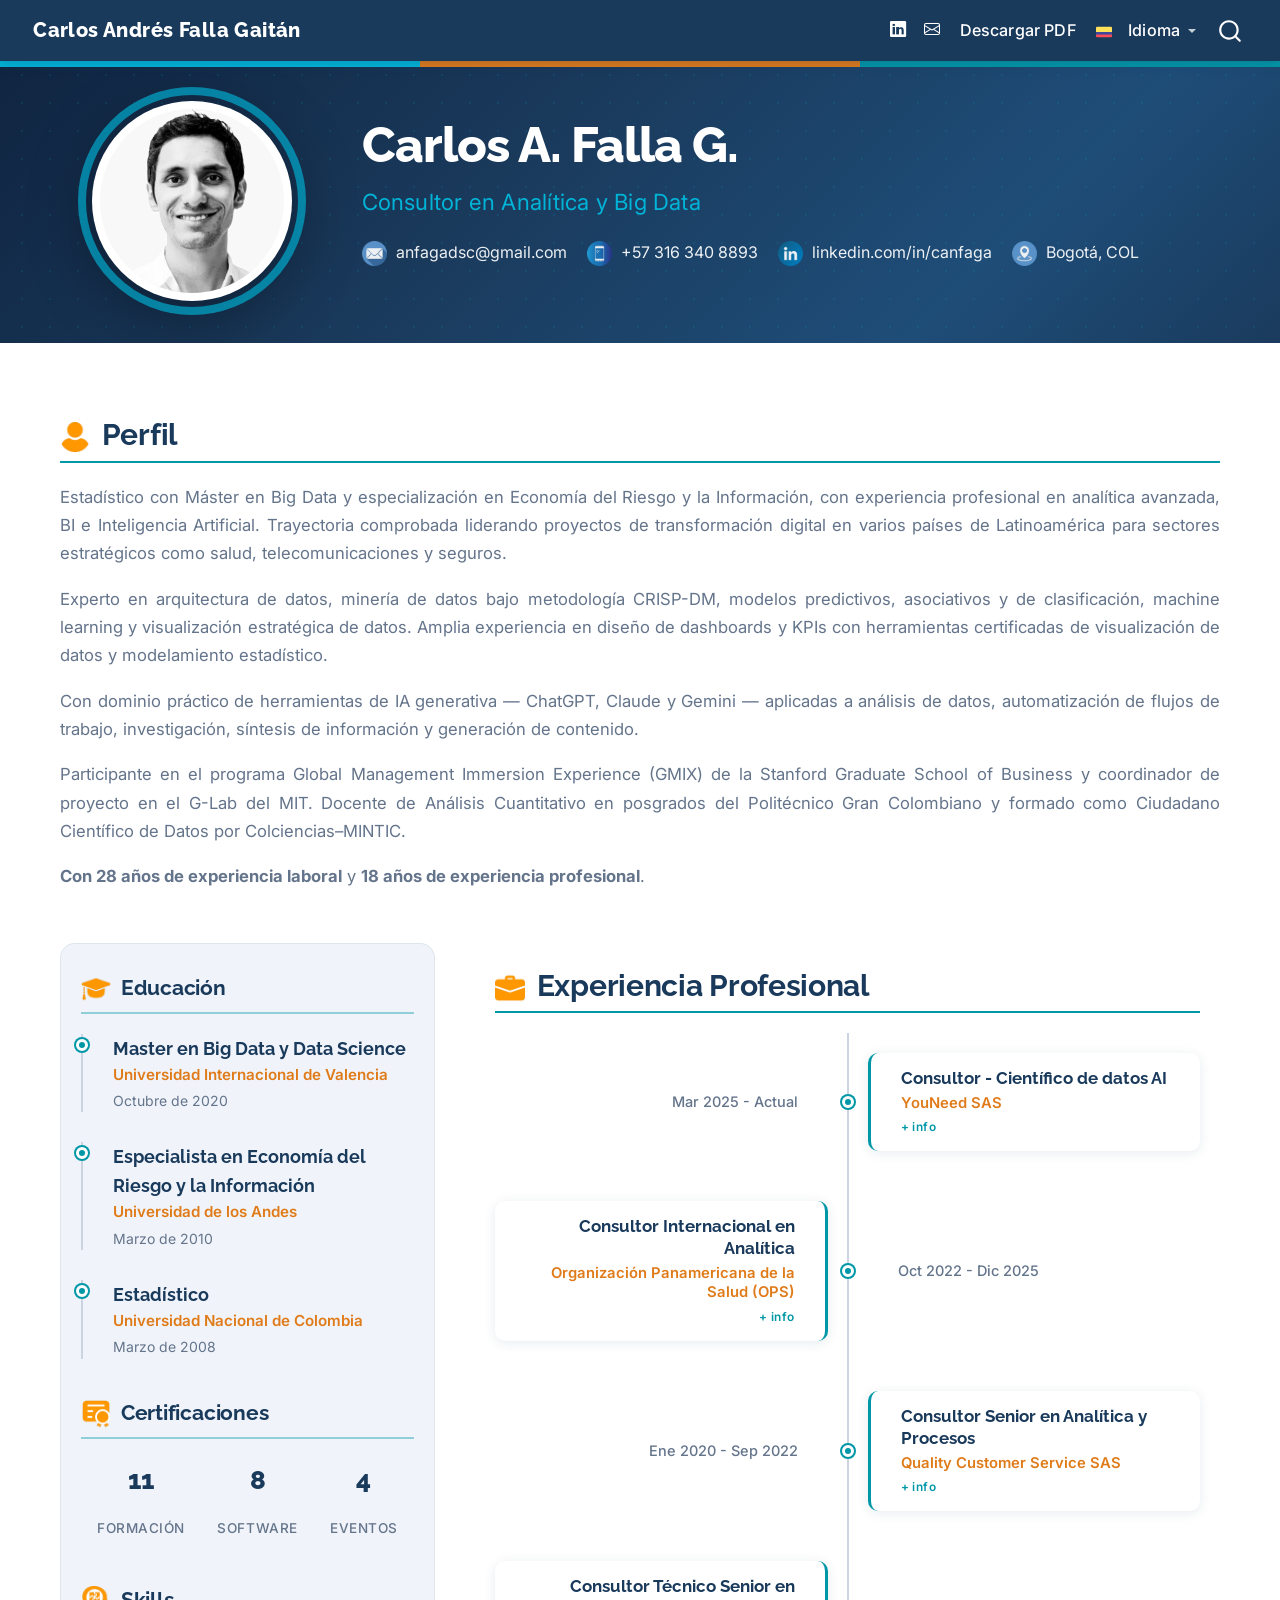
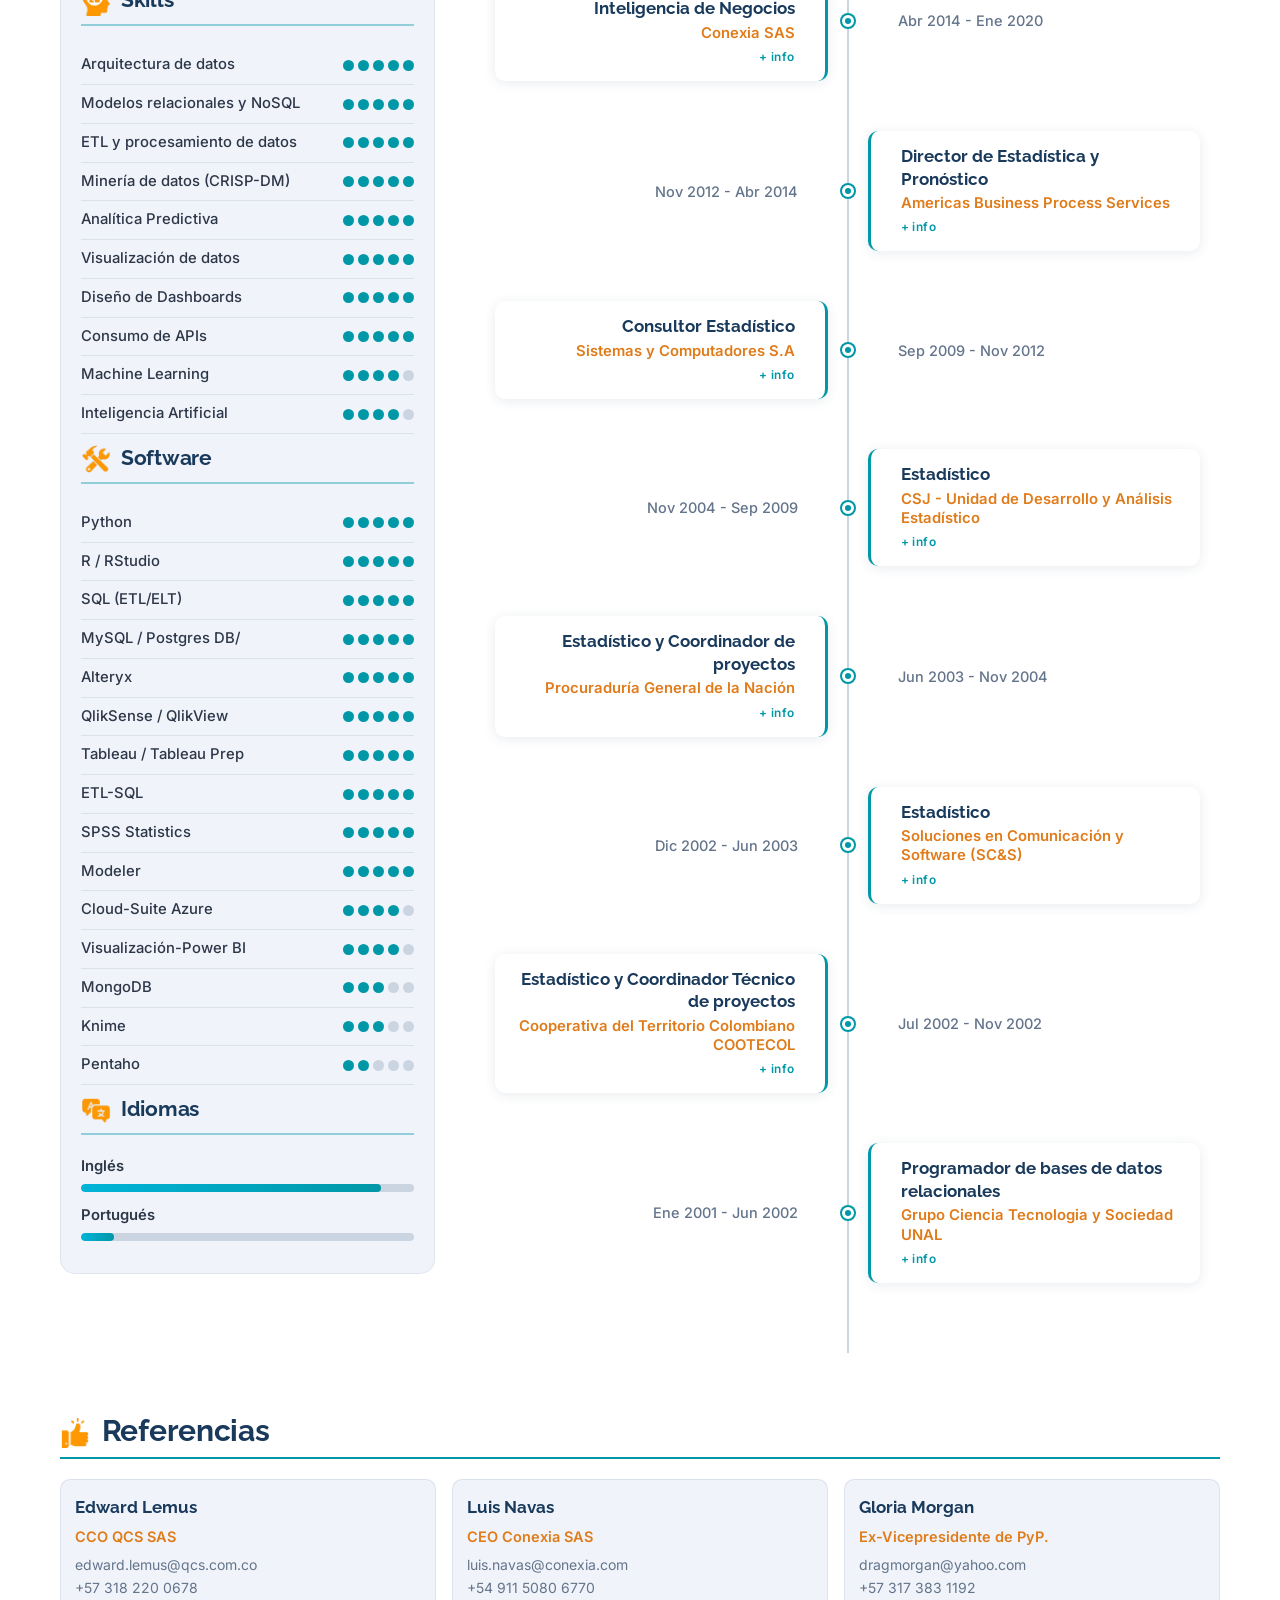
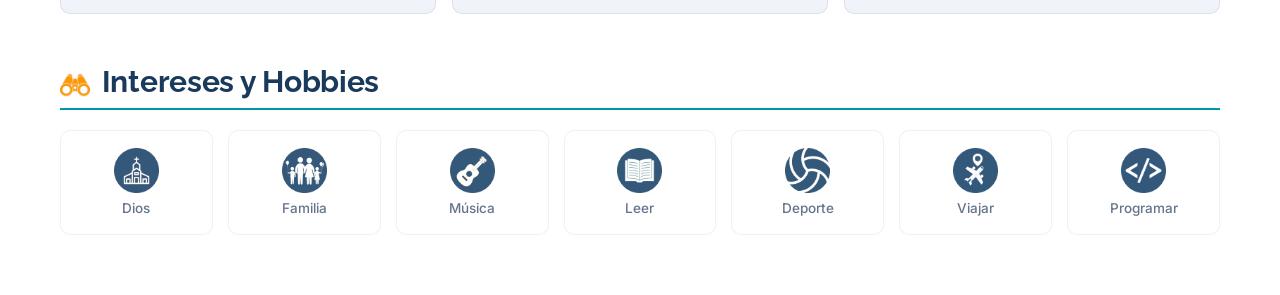
<file: docs/index.html>
<!DOCTYPE html>
<html xmlns="http://www.w3.org/1999/xhtml" lang="en" xml:lang="en"><head>

<meta charset="utf-8">
<meta name="generator" content="quarto-1.8.25">

<meta name="viewport" content="width=device-width, initial-scale=1.0, user-scalable=yes">


<title>Carlos Andrés Falla Gaitán</title>
<style>
code{white-space: pre-wrap;}
span.smallcaps{font-variant: small-caps;}
div.columns{display: flex; gap: min(4vw, 1.5em);}
div.column{flex: auto; overflow-x: auto;}
div.hanging-indent{margin-left: 1.5em; text-indent: -1.5em;}
ul.task-list{list-style: none;}
ul.task-list li input[type="checkbox"] {
  width: 0.8em;
  margin: 0 0.8em 0.2em -1em; /* quarto-specific, see https://github.com/quarto-dev/quarto-cli/issues/4556 */ 
  vertical-align: middle;
}
</style>


<script src="site_libs/quarto-nav/quarto-nav.js"></script>
<script src="site_libs/clipboard/clipboard.min.js"></script>
<script src="site_libs/quarto-search/autocomplete.umd.js"></script>
<script src="site_libs/quarto-search/fuse.min.js"></script>
<script src="site_libs/quarto-search/quarto-search.js"></script>
<meta name="quarto:offset" content="./">
<script src="site_libs/quarto-html/quarto.js" type="module"></script>
<script src="site_libs/quarto-html/tabsets/tabsets.js" type="module"></script>
<script src="site_libs/quarto-html/axe/axe-check.js" type="module"></script>
<script src="site_libs/quarto-html/popper.min.js"></script>
<script src="site_libs/quarto-html/tippy.umd.min.js"></script>
<script src="site_libs/quarto-html/anchor.min.js"></script>
<link href="site_libs/quarto-html/tippy.css" rel="stylesheet">
<link href="site_libs/quarto-html/quarto-syntax-highlighting-7b89279ff1a6dce999919e0e67d4d9ec.css" rel="stylesheet" id="quarto-text-highlighting-styles">
<script src="site_libs/bootstrap/bootstrap.min.js"></script>
<link href="site_libs/bootstrap/bootstrap-icons.css" rel="stylesheet">
<link href="site_libs/bootstrap/bootstrap-63a3c8f1da87caf94b233fd65d1059bc.min.css" rel="stylesheet" append-hash="true" id="quarto-bootstrap" data-mode="light">
<script id="quarto-search-options" type="application/json">{
  "location": "navbar",
  "copy-button": false,
  "collapse-after": 3,
  "panel-placement": "end",
  "type": "overlay",
  "limit": 50,
  "keyboard-shortcut": [
    "f",
    "/",
    "s"
  ],
  "show-item-context": false,
  "language": {
    "search-no-results-text": "No results",
    "search-matching-documents-text": "matching documents",
    "search-copy-link-title": "Copy link to search",
    "search-hide-matches-text": "Hide additional matches",
    "search-more-match-text": "more match in this document",
    "search-more-matches-text": "more matches in this document",
    "search-clear-button-title": "Clear",
    "search-text-placeholder": "",
    "search-detached-cancel-button-title": "Cancel",
    "search-submit-button-title": "Submit",
    "search-label": "Search"
  }
}</script>
<link rel="preconnect" href="https://fonts.googleapis.com">
<link rel="preconnect" href="https://fonts.gstatic.com" crossorigin="">
<link href="https://fonts.googleapis.com/css2?family=Raleway:wght@400;600;700;800&amp;family=Inter:ital,wght@0,400;0,500;0,600;1,400&amp;display=swap" rel="stylesheet">


<link rel="stylesheet" href="styles.css">
</head>

<body class="nav-fixed fullcontent quarto-light">

<div id="quarto-search-results"></div>
  <header id="quarto-header" class="headroom fixed-top">
    <nav class="navbar navbar-expand-lg " data-bs-theme="dark">
      <div class="navbar-container container-fluid">
      <div class="navbar-brand-container mx-auto">
    <a href="./index.html" class="navbar-brand navbar-brand-logo">
    </a>
    <a class="navbar-brand" href="./index.html">
    <span class="navbar-title">Carlos Andrés Falla Gaitán</span>
    </a>
  </div>
            <div id="quarto-search" class="" title="Search"></div>
          <button class="navbar-toggler" type="button" data-bs-toggle="collapse" data-bs-target="#navbarCollapse" aria-controls="navbarCollapse" role="menu" aria-expanded="false" aria-label="Toggle navigation" onclick="if (window.quartoToggleHeadroom) { window.quartoToggleHeadroom(); }">
  <span class="navbar-toggler-icon"></span>
</button>
          <div class="collapse navbar-collapse" id="navbarCollapse">
            <ul class="navbar-nav navbar-nav-scroll ms-auto">
  <li class="nav-item compact">
    <a class="nav-link" href="https://www.linkedin.com/in/canfaga"> <i class="bi bi-linkedin" role="img">
</i> 
<span class="menu-text"></span></a>
  </li>  
  <li class="nav-item compact">
    <a class="nav-link" href="mailto:anfagadsc@gmail.com"> <i class="bi bi-envelope" role="img">
</i> 
<span class="menu-text"></span></a>
  </li>  
  <li class="nav-item">
    <a class="nav-link" href="./index.pdf"> 
<span class="menu-text">Descargar PDF</span></a>
  </li>  
  <li class="nav-item dropdown ">
    <a class="nav-link dropdown-toggle" href="#" id="nav-menu-idioma" role="link" data-bs-toggle="dropdown" aria-expanded="false">
 <span class="menu-text">🌐 Idioma</span>
    </a>
    <ul class="dropdown-menu dropdown-menu-end" aria-labelledby="nav-menu-idioma">    
        <li>
    <a class="dropdown-item" href="./index-en.html">
 <span class="dropdown-text">English</span></a>
  </li>  
        <li>
    <a class="dropdown-item" href="./index-pt.html">
 <span class="dropdown-text">Português</span></a>
  </li>  
    </ul>
  </li>
</ul>
          </div> <!-- /navcollapse -->
            <div class="quarto-navbar-tools">
</div>
      </div> <!-- /container-fluid -->
    </nav>
</header>
<!-- content -->
<div id="quarto-content" class="quarto-container page-layout-custom page-navbar">
<!-- sidebar -->
<!-- margin-sidebar -->
<!-- main -->




<div class="hero-section">
<div class="hero-content">
<p><img src="images/carlos-profile.jpg" class="profile-image"></p>
<section id="carlos-a.-falla-g." class="level1 hero-text">
<h1>Carlos A. Falla G.</h1>
<div class="subtitle">
<p>Consultor en Analítica y Big Data</p>
</div>
<div class="contact-info">
<div class="contact-item">
<p><img src="images/email.png" class="contact-icon"> anfagadsc@gmail.com</p>
</div>
<div class="contact-item">
<p><img src="images/smartphone.png" class="contact-icon"> +57 316 340 8893</p>
</div>
<div class="contact-item">
<p><img src="images/linkedin.png" class="contact-icon"> linkedin.com/in/canfaga</p>
</div>
<div class="contact-item">
<p><img src="images/location.png" class="contact-icon"> Bogotá, COL</p>
</div>
</div>
</section>
</div>
</div>
<div class="cv-container">
<section id="perfil" class="level2">
<h2 data-anchor-id="perfil"><img src="images/profile.png" class="section-icon"> Perfil</h2>
<div class="perfil-texto">
<p>Estadístico con Máster en Big Data y especialización en Economía del Riesgo y la Información, con experiencia profesional en analítica avanzada, BI e Inteligencia Artificial. Trayectoria comprobada liderando proyectos de transformación digital en varios países de Latinoamérica para sectores estratégicos como salud, telecomunicaciones y seguros.</p>
<p>Experto en arquitectura de datos, minería de datos bajo metodología CRISP-DM, modelos predictivos, asociativos y de clasificación, machine learning y visualización estratégica de datos. Amplia experiencia en diseño de dashboards y KPIs con herramientas certificadas de visualización de datos y modelamiento estadístico.</p>
<p>Con dominio práctico de herramientas de IA generativa — ChatGPT, Claude y Gemini — aplicadas a análisis de datos, automatización de flujos de trabajo, investigación, síntesis de información y generación de contenido.</p>
<p>Participante en el programa Global Management Immersion Experience (GMIX) de la Stanford Graduate School of Business y coordinador de proyecto en el G-Lab del MIT. Docente de Análisis Cuantitativo en posgrados del Politécnico Gran Colombiano y formado como Ciudadano Científico de Datos por Colciencias–MINTIC.</p>
<p><strong>Con 28 años de experiencia laboral</strong> y <strong>18 años de experiencia profesional</strong>.</p>
</div>
</section>
<div class="two-column">
<div class="sidebar">
<section id="educación" class="level2">
<h2 data-anchor-id="educación"><img src="images/education.png" class="section-icon"> Educación</h2>
<div class="education-item">
<div class="education-title">
Master en Big Data y Data Science
</div>
<div class="education-institution">
Universidad Internacional de Valencia
</div>
<div class="education-date">
Octubre de 2020
</div>
</div>
<div class="education-item">
<div class="education-title">
Especialista en Economía del Riesgo y la Información
</div>
<div class="education-institution">
Universidad de los Andes
</div>
<div class="education-date">
Marzo de 2010
</div>
</div>
<div class="education-item">
<div class="education-title">
Estadístico
</div>
<div class="education-institution">
Universidad Nacional de Colombia
</div>
<div class="education-date">
Marzo de 2008
</div>
</div>
</section>
<section id="certificaciones" class="level2">
<h2 data-anchor-id="certificaciones"><img src="images/certificate.png" class="section-icon"> Certificaciones</h2>
<div class="cert-stats">
<div class="cert-stat">
<div class="cert-number">
<p>11</p>
</div>
<div class="cert-label">
<p>Formación</p>
</div>
</div>
<div class="cert-stat">
<div class="cert-number">
<p>8</p>
</div>
<div class="cert-label">
<p>Software</p>
</div>
</div>
<div class="cert-stat">
<div class="cert-number">
<p>4</p>
</div>
<div class="cert-label">
<p>Eventos</p>
</div>
</div>
</div>
</section>
<section id="skills" class="level2">
<h2 data-anchor-id="skills"><img src="images/skills.png" class="section-icon"> Skills</h2>
<div class="software-item">
<span class="software-name"> Arquitectura de datos </span>
<div class="level-dots">
<div class="dot">

</div>
<div class="dot">

</div>
<div class="dot">

</div>
<div class="dot">

</div>
<div class="dot">

</div>
</div>
</div>
<div class="software-item">
<span class="software-name"> Modelos relacionales y NoSQL </span>
<div class="level-dots">
<div class="dot">

</div>
<div class="dot">

</div>
<div class="dot">

</div>
<div class="dot">

</div>
<div class="dot">

</div>
</div>
</div>
<div class="software-item">
<span class="software-name"> ETL y procesamiento de datos </span>
<div class="level-dots">
<div class="dot">

</div>
<div class="dot">

</div>
<div class="dot">

</div>
<div class="dot">

</div>
<div class="dot">

</div>
</div>
</div>
<div class="software-item">
<span class="software-name"> Minería de datos (CRISP-DM) </span>
<div class="level-dots">
<div class="dot">

</div>
<div class="dot">

</div>
<div class="dot">

</div>
<div class="dot">

</div>
<div class="dot">

</div>
</div>
</div>
<div class="software-item">
<span class="software-name"> Analítica Predictiva </span>
<div class="level-dots">
<div class="dot">

</div>
<div class="dot">

</div>
<div class="dot">

</div>
<div class="dot">

</div>
<div class="dot">

</div>
</div>
</div>
<div class="software-item">
<span class="software-name"> Visualización de datos </span>
<div class="level-dots">
<div class="dot">

</div>
<div class="dot">

</div>
<div class="dot">

</div>
<div class="dot">

</div>
<div class="dot">

</div>
</div>
</div>
<div class="software-item">
<span class="software-name"> Diseño de Dashboards </span>
<div class="level-dots">
<div class="dot">

</div>
<div class="dot">

</div>
<div class="dot">

</div>
<div class="dot">

</div>
<div class="dot">

</div>
</div>
</div>
<div class="software-item">
<span class="software-name"> Consumo de APIs </span>
<div class="level-dots">
<div class="dot">

</div>
<div class="dot">

</div>
<div class="dot">

</div>
<div class="dot">

</div>
<div class="dot">

</div>
</div>
</div>
<div class="software-item">
<span class="software-name"> Machine Learning </span>
<div class="level-dots">
<div class="dot">

</div>
<div class="dot">

</div>
<div class="dot">

</div>
<div class="dot">

</div>
<div class="dot empty">

</div>
</div>
</div>
<div class="software-item">
<span class="software-name"> Inteligencia Artificial </span>
<div class="level-dots">
<div class="dot">

</div>
<div class="dot">

</div>
<div class="dot">

</div>
<div class="dot">

</div>
<div class="dot empty">

</div>
</div>
</div>
</section>
<section id="software" class="level2">
<h2 data-anchor-id="software"><img src="images/tools.png" class="section-icon"> Software</h2>
<div class="software-item">
<span class="software-name"> Python </span>
<div class="level-dots">
<div class="dot">

</div>
<div class="dot">

</div>
<div class="dot">

</div>
<div class="dot">

</div>
<div class="dot">

</div>
</div>
</div>
<div class="software-item">
<span class="software-name"> R / RStudio </span>
<div class="level-dots">
<div class="dot">

</div>
<div class="dot">

</div>
<div class="dot">

</div>
<div class="dot">

</div>
<div class="dot">

</div>
</div>
</div>
<div class="software-item">
<span class="software-name"> SQL (ETL/ELT) </span>
<div class="level-dots">
<div class="dot">

</div>
<div class="dot">

</div>
<div class="dot">

</div>
<div class="dot">

</div>
<div class="dot">

</div>
</div>
</div>
<div class="software-item">
<span class="software-name"> MySQL / Postgres DB/ </span>
<div class="level-dots">
<div class="dot">

</div>
<div class="dot">

</div>
<div class="dot">

</div>
<div class="dot">

</div>
<div class="dot">

</div>
</div>
</div>
<div class="software-item">
<span class="software-name"> Alteryx </span>
<div class="level-dots">
<div class="dot">

</div>
<div class="dot">

</div>
<div class="dot">

</div>
<div class="dot">

</div>
<div class="dot">

</div>
</div>
</div>
<div class="software-item">
<span class="software-name"> QlikSense / QlikView </span>
<div class="level-dots">
<div class="dot">

</div>
<div class="dot">

</div>
<div class="dot">

</div>
<div class="dot">

</div>
<div class="dot">

</div>
</div>
</div>
<div class="software-item">
<span class="software-name"> Tableau / Tableau Prep </span>
<div class="level-dots">
<div class="dot">

</div>
<div class="dot">

</div>
<div class="dot">

</div>
<div class="dot">

</div>
<div class="dot">

</div>
</div>
</div>
<div class="software-item">
<span class="software-name"> ETL-SQL </span>
<div class="level-dots">
<div class="dot">

</div>
<div class="dot">

</div>
<div class="dot">

</div>
<div class="dot">

</div>
<div class="dot">

</div>
</div>
</div>
<div class="software-item">
<span class="software-name"> SPSS Statistics </span>
<div class="level-dots">
<div class="dot">

</div>
<div class="dot">

</div>
<div class="dot">

</div>
<div class="dot">

</div>
<div class="dot">

</div>
</div>
</div>
<div class="software-item">
<span class="software-name"> Modeler </span>
<div class="level-dots">
<div class="dot">

</div>
<div class="dot">

</div>
<div class="dot">

</div>
<div class="dot">

</div>
<div class="dot">

</div>
</div>
</div>
<div class="software-item">
<span class="software-name"> Cloud-Suite Azure </span>
<div class="level-dots">
<div class="dot">

</div>
<div class="dot">

</div>
<div class="dot">

</div>
<div class="dot">

</div>
<div class="dot empty">

</div>
</div>
</div>
<div class="software-item">
<span class="software-name"> Visualización-Power BI </span>
<div class="level-dots">
<div class="dot">

</div>
<div class="dot">

</div>
<div class="dot">

</div>
<div class="dot">

</div>
<div class="dot empty">

</div>
</div>
</div>
<div class="software-item">
<span class="software-name"> MongoDB </span>
<div class="level-dots">
<div class="dot">

</div>
<div class="dot">

</div>
<div class="dot">

</div>
<div class="dot empty">

</div>
<div class="dot empty">

</div>
</div>
</div>
<div class="software-item">
<span class="software-name"> Knime </span>
<div class="level-dots">
<div class="dot">

</div>
<div class="dot">

</div>
<div class="dot">

</div>
<div class="dot empty">

</div>
<div class="dot empty">

</div>
</div>
</div>
<div class="software-item">
<span class="software-name"> Pentaho </span>
<div class="level-dots">
<div class="dot">

</div>
<div class="dot">

</div>
<div class="dot empty">

</div>
<div class="dot empty">

</div>
<div class="dot empty">

</div>
</div>
</div>
</section>
<section id="idiomas" class="level2">
<h2 data-anchor-id="idiomas"><img src="images/languages.png" class="section-icon"> Idiomas</h2>
<div class="lang-container">
<div class="lang-label">
Inglés
</div>
<div class="lang-bar-bg">
<div class="lang-bar-fill" style="width:90%;">

</div>
</div>
</div>
<div class="lang-container">
<div class="lang-label">
Portugués
</div>
<div class="lang-bar-bg">
<div class="lang-bar-fill" style="width:10%;">

</div>
</div>
</div>
</section>
</div>
<section id="experiencia-profesional" class="level2 main-content">
<h2 data-anchor-id="experiencia-profesional"><img src="images/experience.png" class="section-icon"> Experiencia Profesional</h2>
<div class="experience-timeline">
<div class="experience-item experience-clickable" data-exp-idx="0" data-exp="{&quot;cargo&quot;:&quot;Consultor - Científico de datos AI&quot;,&quot;empresa&quot;:&quot;YouNeed SAS&quot;,&quot;fecha&quot;:&quot;Mar 2025 - Actual&quot;,&quot;descripcion&quot;:&quot;Responsable de los procesos de minería de datos y analítica, coordinando proyectos enfocados a la generación de valor agregado a los clientes a partir de su información.\n&quot;,&quot;responsabilidades&quot;:[&quot;Desarrollar modelos predictivos con Python y scikit-learn&quot;,&quot;Diseñar pipelines ETL para procesamiento de datos en tiempo real&quot;,&quot;Presentar hallazgos a equipos directivos y clientes&quot;,&quot;Automatización de procesos de auditoría con asistencia de IA&quot;],&quot;logros&quot;:[&quot;En desarrollo ...&quot;,&quot;&quot;],&quot;tecnologias&quot;:[&quot;Open AI&quot;,&quot;Claude&quot;,&quot;Python&quot;,&quot;R&quot;,&quot;Azure DevOps&quot;,&quot;SQL&quot;,&quot;Shiny&quot;,&quot;MongoDB&quot;,&quot;Alteryx&quot;,&quot;Postgres&quot;]}">
<div class="experience-date">
Mar 2025 - Actual
</div>
<div class="experience-content">
<div class="experience-title">
Consultor - Científico de datos AI
</div>
<div class="experience-company">
YouNeed SAS
</div>
<div class="exp-more-hint">
+ info
</div>
</div>
</div>
<div class="experience-item experience-clickable" data-exp-idx="1" data-exp="{&quot;cargo&quot;:&quot;Consultor Internacional en Analítica&quot;,&quot;empresa&quot;:&quot;Organización Panamericana de la Salud (OPS)&quot;,&quot;fecha&quot;:&quot;Oct 2022 - Dic 2025&quot;,&quot;descripcion&quot;:&quot;En desarrollo ...\n&quot;,&quot;responsabilidades&quot;:[&quot;En desarrollo ...&quot;],&quot;logros&quot;:[&quot;En desarrollo ...&quot;],&quot;tecnologias&quot;:[&quot;R&quot;,&quot;Python&quot;,&quot;Shiny&quot;,&quot;MongoDB&quot;,&quot;SQL&quot;,&quot;Postgres&quot;,&quot;ArGis&quot;,&quot;Alteryx&quot;]}">
<div class="experience-date">
Oct 2022 - Dic 2025
</div>
<div class="experience-content">
<div class="experience-title">
Consultor Internacional en Analítica
</div>
<div class="experience-company">
Organización Panamericana de la Salud (OPS)
</div>
<div class="exp-more-hint">
+ info
</div>
</div>
</div>
<div class="experience-item experience-clickable" data-exp-idx="2" data-exp="{&quot;cargo&quot;:&quot;Consultor Senior en Analítica y Procesos&quot;,&quot;empresa&quot;:&quot;Quality Customer Service SAS&quot;,&quot;fecha&quot;:&quot;Ene 2020 - Sep 2022&quot;,&quot;descripcion&quot;:&quot;Responsable del grupo de analítica y desarrollo de soluciones automatizadas.\n&quot;,&quot;responsabilidades&quot;:[&quot;Análisis, modelamiento y visualización de datos en los procesos de los clientes para la toma de decisiones efectivas y proactivas.&quot;],&quot;logros&quot;:[&quot;&quot;],&quot;tecnologias&quot;:[&quot;R&quot;,&quot;Alteryx&quot;,&quot;Tableau&quot;,&quot;Tableau Prep&quot;,&quot;Power BI&quot;,&quot;QlikSense&quot;]}">
<div class="experience-date">
Ene 2020 - Sep 2022
</div>
<div class="experience-content">
<div class="experience-title">
Consultor Senior en Analítica y Procesos
</div>
<div class="experience-company">
Quality Customer Service SAS
</div>
<div class="exp-more-hint">
+ info
</div>
</div>
</div>
<div class="experience-item experience-clickable" data-exp-idx="3" data-exp="{&quot;cargo&quot;:&quot;Consultor Técnico Senior en Inteligencia de Negocios&quot;,&quot;empresa&quot;:&quot;Conexia SAS&quot;,&quot;fecha&quot;:&quot;Abr 2014 - Ene 2020&quot;,&quot;descripcion&quot;:&quot;Generación de valor a los clientes a través de la construcción de Sistemas de Indicadores para la evaluación y seguimiento de sus procesos.\n&quot;,&quot;responsabilidades&quot;:[&quot;Coordinación del grupo de inteligencia de negocios, creando dashboards bajo las plataformas QlikView y Qlik Sense.&quot;,&quot;Director de los equipos de investigación con la Stanford Graduate School of Business (GMIX) y el MIT (G-Lab).&quot;],&quot;logros&quot;:[&quot;Encaminar a la compañía en el mundo de la Analítica y la construcción de una línea base de indicadores.&quot;,&quot;Enriquecer la compañía en el seguimiento y control de la gestión de los procesos de sus clientes.&quot;],&quot;tecnologias&quot;:[&quot;QlikSense&quot;,&quot;QlikView&quot;]}">
<div class="experience-date">
Abr 2014 - Ene 2020
</div>
<div class="experience-content">
<div class="experience-title">
Consultor Técnico Senior en Inteligencia de Negocios
</div>
<div class="experience-company">
Conexia SAS
</div>
<div class="exp-more-hint">
+ info
</div>
</div>
</div>
<div class="experience-item experience-clickable" data-exp-idx="4" data-exp="{&quot;cargo&quot;:&quot;Director de Estadística y Pronóstico&quot;,&quot;empresa&quot;:&quot;Americas Business Process Services&quot;,&quot;fecha&quot;:&quot;Nov 2012 - Abr 2014&quot;,&quot;descripcion&quot;:&quot;Encargado del pronóstico, planeación, programación y gestión en tiempo real (GTR) de los recursos dedicados a las campañas de los clientes.\n&quot;,&quot;responsabilidades&quot;:[&quot;Establecer y hacer cumplir los procedimientos de pronóstico, planeación, programación y GTR.&quot;,&quot;Generar valor agregado a los análisis de la información con herramientas de minería de datos.&quot;,&quot;Determinar a futuro el número de transacciones y tiempos promedio con técnicas de modelamiento predictivo.&quot;,&quot;Administrar tiempo y recursos de los equipos de operación a través de programación y pronóstico.&quot;],&quot;logros&quot;:[&quot;Puntualidad y calidad en los informes.&quot;,&quot;Satisfacción del cliente.&quot;,&quot;Cumplimiento de indicadores de precisión en el pronóstico.&quot;],&quot;tecnologias&quot;:[&quot;QlikSense&quot;,&quot;Project&quot;,&quot;R&quot;]}">
<div class="experience-date">
Nov 2012 - Abr 2014
</div>
<div class="experience-content">
<div class="experience-title">
Director de Estadística y Pronóstico
</div>
<div class="experience-company">
Americas Business Process Services
</div>
<div class="exp-more-hint">
+ info
</div>
</div>
</div>
<div class="experience-item experience-clickable" data-exp-idx="5" data-exp="{&quot;cargo&quot;:&quot;Consultor Estadístico&quot;,&quot;empresa&quot;:&quot;Sistemas y Computadores S.A&quot;,&quot;fecha&quot;:&quot;Sep 2009 - Nov 2012&quot;,&quot;descripcion&quot;:&quot;Servicios KPO con tareas de alto nivel en análisis de información basadas en técnicas estadísticas, investigación y consultoría; directamente a Vicepresidencias y Gerencias de los clientes.\n&quot;,&quot;responsabilidades&quot;:[&quot;Segmentación de clientes para estructuración de estrategias comerciales, preventivas y financieras.&quot;,&quot;Desarrollo de estrategias y diseños estadísticos adecuados al negocio para generar valor agregado.&quot;,&quot;Asesoría permanente a la compañía a través de resultados de análisis para la toma de decisiones.&quot;,&quot;Revisión, planteamiento y creación de indicadores y tasas correspondientes a las áreas de trabajo.&quot;],&quot;logros&quot;:[&quot;&quot;],&quot;tecnologias&quot;:[&quot;SPSS&quot;,&quot;Clementine (Modeler)&quot;]}">
<div class="experience-date">
Sep 2009 - Nov 2012
</div>
<div class="experience-content">
<div class="experience-title">
Consultor Estadístico
</div>
<div class="experience-company">
Sistemas y Computadores S.A
</div>
<div class="exp-more-hint">
+ info
</div>
</div>
</div>
<div class="experience-item experience-clickable" data-exp-idx="6" data-exp="{&quot;cargo&quot;:&quot;Estadístico&quot;,&quot;empresa&quot;:&quot;CSJ - Unidad de Desarrollo y Análisis Estadístico&quot;,&quot;fecha&quot;:&quot;Nov 2004 - Sep 2009&quot;,&quot;descripcion&quot;:&quot;Procesamiento, consulta y análisis de información referente a la gestión de los procesos que reportan los despachos judiciales del país.\n&quot;,&quot;responsabilidades&quot;:[&quot;Procesamiento y análisis de información referente a la gestión de procesos judiciales del país.&quot;,&quot;Interventoría de proyectos de desarrollo de metodologías y modelos para la gestión judicial.&quot;,&quot;Evaluación de procesos judiciales para la caracterización sociodemográfica de especialidades penales, civiles y de familia.&quot;,&quot;Desarrollo del plan de muestreo y estudio de los tiempos procesales.&quot;],&quot;logros&quot;:[&quot;&quot;],&quot;tecnologias&quot;:[&quot;Microsoft Access&quot;,&quot;SQL&quot;,&quot;SPSS&quot;,&quot;Clementine (Modeler)&quot;]}">
<div class="experience-date">
Nov 2004 - Sep 2009
</div>
<div class="experience-content">
<div class="experience-title">
Estadístico
</div>
<div class="experience-company">
CSJ - Unidad de Desarrollo y Análisis Estadístico
</div>
<div class="exp-more-hint">
+ info
</div>
</div>
</div>
<div class="experience-item experience-clickable" data-exp-idx="7" data-exp="{&quot;cargo&quot;:&quot;Estadístico y Coordinador de proyectos&quot;,&quot;empresa&quot;:&quot;Procuraduría General de la Nación&quot;,&quot;fecha&quot;:&quot;Jun 2003 - Nov 2004&quot;,&quot;descripcion&quot;:&quot;Análisis de información de gestión y desempeño correspondiente a los servidores de la Procuraduría General a nivel nacional.\n&quot;,&quot;responsabilidades&quot;:[&quot;&quot;],&quot;logros&quot;:[&quot;&quot;],&quot;tecnologias&quot;:[&quot;Microsoft Access&quot;,&quot;Microsoft Excel&quot;,&quot;SQL&quot;]}">
<div class="experience-date">
Jun 2003 - Nov 2004
</div>
<div class="experience-content">
<div class="experience-title">
Estadístico y Coordinador de proyectos
</div>
<div class="experience-company">
Procuraduría General de la Nación
</div>
<div class="exp-more-hint">
+ info
</div>
</div>
</div>
<div class="experience-item experience-clickable" data-exp-idx="8" data-exp="{&quot;cargo&quot;:&quot;Estadístico&quot;,&quot;empresa&quot;:&quot;Soluciones en Comunicación y Software (SC&amp;S)&quot;,&quot;fecha&quot;:&quot;Dic 2002 - Jun 2003&quot;,&quot;descripcion&quot;:&quot;Control de calidad a la información reportada a la Comisión de Regulación de Energía y Gas (CREG) por empresas generadoras y distribuidoras; consulta, filtro y análisis estadístico de dicha información.\n&quot;,&quot;responsabilidades&quot;:[&quot;&quot;],&quot;logros&quot;:[&quot;&quot;],&quot;tecnologias&quot;:[&quot;R&quot;,&quot;Microsoft Excel&quot;]}">
<div class="experience-date">
Dic 2002 - Jun 2003
</div>
<div class="experience-content">
<div class="experience-title">
Estadístico
</div>
<div class="experience-company">
Soluciones en Comunicación y Software (SC&amp;S)
</div>
<div class="exp-more-hint">
+ info
</div>
</div>
</div>
<div class="experience-item experience-clickable" data-exp-idx="9" data-exp="{&quot;cargo&quot;:&quot;Estadístico y Coordinador Técnico de proyectos&quot;,&quot;empresa&quot;:&quot;Cooperativa del Territorio Colombiano COOTECOL&quot;,&quot;fecha&quot;:&quot;Jul 2002 - Nov 2002&quot;,&quot;descripcion&quot;:&quot;Estadístico y Coordinador Técnico del Proyecto \&quot;Fortalecimiento del Sector Informal – Condiciones Laborales del Sector Informal de la Mecánica Automotriz en Bogotá\&quot;.\n&quot;,&quot;responsabilidades&quot;:[&quot;&quot;],&quot;logros&quot;:[&quot;Diagnóstico del sector informal de mecánica automotriz en Bogotá con propuestas de vinculación al sistema de seguridad social presentadas al Ministerio de Salud.&quot;],&quot;tecnologias&quot;:[&quot;Diseño de encuestas&quot;,&quot;R&quot;,&quot;SPSS&quot;]}">
<div class="experience-date">
Jul 2002 - Nov 2002
</div>
<div class="experience-content">
<div class="experience-title">
Estadístico y Coordinador Técnico de proyectos
</div>
<div class="experience-company">
Cooperativa del Territorio Colombiano COOTECOL
</div>
<div class="exp-more-hint">
+ info
</div>
</div>
</div>
<div class="experience-item experience-clickable" data-exp-idx="10" data-exp="{&quot;cargo&quot;:&quot;Programador de bases de datos relacionales&quot;,&quot;empresa&quot;:&quot;Grupo Ciencia Tecnologia y Sociedad UNAL&quot;,&quot;fecha&quot;:&quot;Ene 2001 - Jun 2002&quot;,&quot;descripcion&quot;:&quot;Participación en el desarrollo de la herramienta que evaluó las revistas científicas y tecnológicas\na nivel nacional, y en el proyecto \&quot;Construcción del Sistema de Información de la Universidad\nNacional de Colombia\&quot;.\n&quot;,&quot;responsabilidades&quot;:[&quot;Desarrollo del módulo de indicadores estadísticos Publindex 2001 en Microsoft Access.&quot;,&quot;Desarrollo del sistema de información para la consulta ágil de proyectos de investigación, investigadores y resultados de la Universidad Nacional.&quot;],&quot;logros&quot;:[&quot;Sistema Publindex 2001 implementado exitosamente como herramienta oficial de evaluación de revistas científicas nacionales.&quot;],&quot;tecnologias&quot;:[&quot;Microsoft Access&quot;,&quot;Microsoft Excel&quot;,&quot;SQL&quot;]}">
<div class="experience-date">
Ene 2001 - Jun 2002
</div>
<div class="experience-content">
<div class="experience-title">
Programador de bases de datos relacionales
</div>
<div class="experience-company">
Grupo Ciencia Tecnologia y Sociedad UNAL
</div>
<div class="exp-more-hint">
+ info
</div>
</div>
</div>
<script>window.expLabels={description:"Descripción del Rol",responsibilities:"Responsabilidades",achievements:"Logros",technologies:"Tecnologías"};</script>
</div>
</section>
</div>
<section id="referencias" class="level2">
<h2 data-anchor-id="referencias"><img src="images/like.png" class="section-icon"> Referencias</h2>
<div class="reference-grid">
<div class="reference-item">
<div class="reference-name">
Edward Lemus
</div>
<div class="reference-roll">
CCO QCS SAS
</div>
<div class="reference-contact">
edward.lemus@qcs.com.co
</div>
<div class="reference-contact">
+57 318 220 0678
</div>
</div>
<div class="reference-item">
<div class="reference-name">
Luis Navas
</div>
<div class="reference-roll">
CEO Conexia SAS
</div>
<div class="reference-contact">
luis.navas@conexia.com
</div>
<div class="reference-contact">
+54 911 5080 6770
</div>
</div>
<div class="reference-item">
<div class="reference-name">
Gloria Morgan
</div>
<div class="reference-roll">
Ex-Vicepresidente de PyP.
</div>
<div class="reference-contact">
dragmorgan@yahoo.com
</div>
<div class="reference-contact">
+57 317 383 1192
</div>
</div>
</div>
</section>
<section id="intereses-y-hobbies" class="level2">
<h2 data-anchor-id="intereses-y-hobbies"><img src="images/interests.png" class="section-icon"> Intereses y Hobbies</h2>
<div class="interest-grid">
<div class="interest-item">
<div class="interest-icon">
<img src="images/church.png" class="interest-icon">
</div>
<div class="interest-name">
Dios
</div>
</div>
<div class="interest-item">
<div class="interest-icon">
<img src="images/family.png" class="interest-icon">
</div>
<div class="interest-name">
Familia
</div>
</div>
<div class="interest-item">
<div class="interest-icon">
<img src="images/guitar.png" class="interest-icon">
</div>
<div class="interest-name">
Música
</div>
</div>
<div class="interest-item">
<div class="interest-icon">
<img src="images/reading.png" class="interest-icon">
</div>
<div class="interest-name">
Leer
</div>
</div>
<div class="interest-item">
<div class="interest-icon">
<img src="images/ball.png" class="interest-icon">
</div>
<div class="interest-name">
Deporte
</div>
</div>
<div class="interest-item">
<div class="interest-icon">
<img src="images/traveling.png" class="interest-icon">
</div>
<div class="interest-name">
Viajar
</div>
</div>
<div class="interest-item">
<div class="interest-icon">
<img src="images/programming.png" class="interest-icon">
</div>
<div class="interest-name">
Programar
</div>
</div>
</div>
</section>
</div>
<!-- ═══════════════════════════════════════════════════
     MODAL DE DETALLE DE EXPERIENCIA
     Se abre al hacer clic en una tarjeta de experiencia
     ═══════════════════════════════════════════════════ -->
<div id="exp-modal-overlay" class="modal-overlay">
<div class="modal-box" role="dialog" aria-modal="true">
<pre><code>&lt;!-- Header navy con cargo, empresa, fecha --&gt;
&lt;div class="modal-header"&gt;
  &lt;button class="modal-close" id="modal-close-btn" aria-label="Cerrar"&gt;&amp;#215;&lt;/button&gt;
  &lt;div id="modal-cargo"   class="modal-cargo"&gt;&lt;/div&gt;
  &lt;div id="modal-empresa" class="modal-empresa"&gt;&lt;/div&gt;
  &lt;div id="modal-fecha"   class="modal-fecha"&gt;&lt;/div&gt;
&lt;/div&gt;

&lt;!-- Cuerpo scrollable con las secciones --&gt;
&lt;div class="modal-body"&gt;

  &lt;div id="modal-desc-section" class="modal-section"&gt;
    &lt;div class="modal-section-label" id="modal-label-desc"&gt;&lt;/div&gt;
    &lt;div id="modal-descripcion" class="modal-description"&gt;&lt;/div&gt;
  &lt;/div&gt;

  &lt;div id="modal-resp-section" class="modal-section"&gt;
    &lt;div class="modal-section-label" id="modal-label-resp"&gt;&lt;/div&gt;
    &lt;ul id="modal-responsabilidades" class="modal-list modal-list-resp"&gt;&lt;/ul&gt;
  &lt;/div&gt;

  &lt;div id="modal-logros-section" class="modal-section"&gt;
    &lt;div class="modal-section-label" id="modal-label-logros"&gt;&lt;/div&gt;
    &lt;ul id="modal-logros" class="modal-list modal-list-logros"&gt;&lt;/ul&gt;
  &lt;/div&gt;

  &lt;div id="modal-tech-section" class="modal-section"&gt;
    &lt;div class="modal-section-label" id="modal-label-tech"&gt;&lt;/div&gt;
    &lt;div id="modal-tecnologias" class="modal-tags"&gt;&lt;/div&gt;
  &lt;/div&gt;

&lt;/div&gt;</code></pre>
</div>
</div>




<script id="quarto-html-after-body" type="application/javascript">
  window.document.addEventListener("DOMContentLoaded", function (event) {
    const icon = "";
    const anchorJS = new window.AnchorJS();
    anchorJS.options = {
      placement: 'right',
      icon: icon
    };
    anchorJS.add('.anchored');
    const isCodeAnnotation = (el) => {
      for (const clz of el.classList) {
        if (clz.startsWith('code-annotation-')) {                     
          return true;
        }
      }
      return false;
    }
    const onCopySuccess = function(e) {
      // button target
      const button = e.trigger;
      // don't keep focus
      button.blur();
      // flash "checked"
      button.classList.add('code-copy-button-checked');
      var currentTitle = button.getAttribute("title");
      button.setAttribute("title", "Copied!");
      let tooltip;
      if (window.bootstrap) {
        button.setAttribute("data-bs-toggle", "tooltip");
        button.setAttribute("data-bs-placement", "left");
        button.setAttribute("data-bs-title", "Copied!");
        tooltip = new bootstrap.Tooltip(button, 
          { trigger: "manual", 
            customClass: "code-copy-button-tooltip",
            offset: [0, -8]});
        tooltip.show();    
      }
      setTimeout(function() {
        if (tooltip) {
          tooltip.hide();
          button.removeAttribute("data-bs-title");
          button.removeAttribute("data-bs-toggle");
          button.removeAttribute("data-bs-placement");
        }
        button.setAttribute("title", currentTitle);
        button.classList.remove('code-copy-button-checked');
      }, 1000);
      // clear code selection
      e.clearSelection();
    }
    const getTextToCopy = function(trigger) {
      const outerScaffold = trigger.parentElement.cloneNode(true);
      const codeEl = outerScaffold.querySelector('code');
      for (const childEl of codeEl.children) {
        if (isCodeAnnotation(childEl)) {
          childEl.remove();
        }
      }
      return codeEl.innerText;
    }
    const clipboard = new window.ClipboardJS('.code-copy-button:not([data-in-quarto-modal])', {
      text: getTextToCopy
    });
    clipboard.on('success', onCopySuccess);
    if (window.document.getElementById('quarto-embedded-source-code-modal')) {
      const clipboardModal = new window.ClipboardJS('.code-copy-button[data-in-quarto-modal]', {
        text: getTextToCopy,
        container: window.document.getElementById('quarto-embedded-source-code-modal')
      });
      clipboardModal.on('success', onCopySuccess);
    }
      var localhostRegex = new RegExp(/^(?:http|https):\/\/localhost\:?[0-9]*\//);
      var mailtoRegex = new RegExp(/^mailto:/);
        var filterRegex = new RegExp('/' + window.location.host + '/');
      var isInternal = (href) => {
          return filterRegex.test(href) || localhostRegex.test(href) || mailtoRegex.test(href);
      }
      // Inspect non-navigation links and adorn them if external
     var links = window.document.querySelectorAll('a[href]:not(.nav-link):not(.navbar-brand):not(.toc-action):not(.sidebar-link):not(.sidebar-item-toggle):not(.pagination-link):not(.no-external):not([aria-hidden]):not(.dropdown-item):not(.quarto-navigation-tool):not(.about-link)');
      for (var i=0; i<links.length; i++) {
        const link = links[i];
        if (!isInternal(link.href)) {
          // undo the damage that might have been done by quarto-nav.js in the case of
          // links that we want to consider external
          if (link.dataset.originalHref !== undefined) {
            link.href = link.dataset.originalHref;
          }
        }
      }
    function tippyHover(el, contentFn, onTriggerFn, onUntriggerFn) {
      const config = {
        allowHTML: true,
        maxWidth: 500,
        delay: 100,
        arrow: false,
        appendTo: function(el) {
            return el.parentElement;
        },
        interactive: true,
        interactiveBorder: 10,
        theme: 'quarto',
        placement: 'bottom-start',
      };
      if (contentFn) {
        config.content = contentFn;
      }
      if (onTriggerFn) {
        config.onTrigger = onTriggerFn;
      }
      if (onUntriggerFn) {
        config.onUntrigger = onUntriggerFn;
      }
      window.tippy(el, config); 
    }
    const noterefs = window.document.querySelectorAll('a[role="doc-noteref"]');
    for (var i=0; i<noterefs.length; i++) {
      const ref = noterefs[i];
      tippyHover(ref, function() {
        // use id or data attribute instead here
        let href = ref.getAttribute('data-footnote-href') || ref.getAttribute('href');
        try { href = new URL(href).hash; } catch {}
        const id = href.replace(/^#\/?/, "");
        const note = window.document.getElementById(id);
        if (note) {
          return note.innerHTML;
        } else {
          return "";
        }
      });
    }
    const xrefs = window.document.querySelectorAll('a.quarto-xref');
    const processXRef = (id, note) => {
      // Strip column container classes
      const stripColumnClz = (el) => {
        el.classList.remove("page-full", "page-columns");
        if (el.children) {
          for (const child of el.children) {
            stripColumnClz(child);
          }
        }
      }
      stripColumnClz(note)
      if (id === null || id.startsWith('sec-')) {
        // Special case sections, only their first couple elements
        const container = document.createElement("div");
        if (note.children && note.children.length > 2) {
          container.appendChild(note.children[0].cloneNode(true));
          for (let i = 1; i < note.children.length; i++) {
            const child = note.children[i];
            if (child.tagName === "P" && child.innerText === "") {
              continue;
            } else {
              container.appendChild(child.cloneNode(true));
              break;
            }
          }
          if (window.Quarto?.typesetMath) {
            window.Quarto.typesetMath(container);
          }
          return container.innerHTML
        } else {
          if (window.Quarto?.typesetMath) {
            window.Quarto.typesetMath(note);
          }
          return note.innerHTML;
        }
      } else {
        // Remove any anchor links if they are present
        const anchorLink = note.querySelector('a.anchorjs-link');
        if (anchorLink) {
          anchorLink.remove();
        }
        if (window.Quarto?.typesetMath) {
          window.Quarto.typesetMath(note);
        }
        if (note.classList.contains("callout")) {
          return note.outerHTML;
        } else {
          return note.innerHTML;
        }
      }
    }
    for (var i=0; i<xrefs.length; i++) {
      const xref = xrefs[i];
      tippyHover(xref, undefined, function(instance) {
        instance.disable();
        let url = xref.getAttribute('href');
        let hash = undefined; 
        if (url.startsWith('#')) {
          hash = url;
        } else {
          try { hash = new URL(url).hash; } catch {}
        }
        if (hash) {
          const id = hash.replace(/^#\/?/, "");
          const note = window.document.getElementById(id);
          if (note !== null) {
            try {
              const html = processXRef(id, note.cloneNode(true));
              instance.setContent(html);
            } finally {
              instance.enable();
              instance.show();
            }
          } else {
            // See if we can fetch this
            fetch(url.split('#')[0])
            .then(res => res.text())
            .then(html => {
              const parser = new DOMParser();
              const htmlDoc = parser.parseFromString(html, "text/html");
              const note = htmlDoc.getElementById(id);
              if (note !== null) {
                const html = processXRef(id, note);
                instance.setContent(html);
              } 
            }).finally(() => {
              instance.enable();
              instance.show();
            });
          }
        } else {
          // See if we can fetch a full url (with no hash to target)
          // This is a special case and we should probably do some content thinning / targeting
          fetch(url)
          .then(res => res.text())
          .then(html => {
            const parser = new DOMParser();
            const htmlDoc = parser.parseFromString(html, "text/html");
            const note = htmlDoc.querySelector('main.content');
            if (note !== null) {
              // This should only happen for chapter cross references
              // (since there is no id in the URL)
              // remove the first header
              if (note.children.length > 0 && note.children[0].tagName === "HEADER") {
                note.children[0].remove();
              }
              const html = processXRef(null, note);
              instance.setContent(html);
            } 
          }).finally(() => {
            instance.enable();
            instance.show();
          });
        }
      }, function(instance) {
      });
    }
        let selectedAnnoteEl;
        const selectorForAnnotation = ( cell, annotation) => {
          let cellAttr = 'data-code-cell="' + cell + '"';
          let lineAttr = 'data-code-annotation="' +  annotation + '"';
          const selector = 'span[' + cellAttr + '][' + lineAttr + ']';
          return selector;
        }
        const selectCodeLines = (annoteEl) => {
          const doc = window.document;
          const targetCell = annoteEl.getAttribute("data-target-cell");
          const targetAnnotation = annoteEl.getAttribute("data-target-annotation");
          const annoteSpan = window.document.querySelector(selectorForAnnotation(targetCell, targetAnnotation));
          const lines = annoteSpan.getAttribute("data-code-lines").split(",");
          const lineIds = lines.map((line) => {
            return targetCell + "-" + line;
          })
          let top = null;
          let height = null;
          let parent = null;
          if (lineIds.length > 0) {
              //compute the position of the single el (top and bottom and make a div)
              const el = window.document.getElementById(lineIds[0]);
              top = el.offsetTop;
              height = el.offsetHeight;
              parent = el.parentElement.parentElement;
            if (lineIds.length > 1) {
              const lastEl = window.document.getElementById(lineIds[lineIds.length - 1]);
              const bottom = lastEl.offsetTop + lastEl.offsetHeight;
              height = bottom - top;
            }
            if (top !== null && height !== null && parent !== null) {
              // cook up a div (if necessary) and position it 
              let div = window.document.getElementById("code-annotation-line-highlight");
              if (div === null) {
                div = window.document.createElement("div");
                div.setAttribute("id", "code-annotation-line-highlight");
                div.style.position = 'absolute';
                parent.appendChild(div);
              }
              div.style.top = top - 2 + "px";
              div.style.height = height + 4 + "px";
              div.style.left = 0;
              let gutterDiv = window.document.getElementById("code-annotation-line-highlight-gutter");
              if (gutterDiv === null) {
                gutterDiv = window.document.createElement("div");
                gutterDiv.setAttribute("id", "code-annotation-line-highlight-gutter");
                gutterDiv.style.position = 'absolute';
                const codeCell = window.document.getElementById(targetCell);
                const gutter = codeCell.querySelector('.code-annotation-gutter');
                gutter.appendChild(gutterDiv);
              }
              gutterDiv.style.top = top - 2 + "px";
              gutterDiv.style.height = height + 4 + "px";
            }
            selectedAnnoteEl = annoteEl;
          }
        };
        const unselectCodeLines = () => {
          const elementsIds = ["code-annotation-line-highlight", "code-annotation-line-highlight-gutter"];
          elementsIds.forEach((elId) => {
            const div = window.document.getElementById(elId);
            if (div) {
              div.remove();
            }
          });
          selectedAnnoteEl = undefined;
        };
          // Handle positioning of the toggle
      window.addEventListener(
        "resize",
        throttle(() => {
          elRect = undefined;
          if (selectedAnnoteEl) {
            selectCodeLines(selectedAnnoteEl);
          }
        }, 10)
      );
      function throttle(fn, ms) {
      let throttle = false;
      let timer;
        return (...args) => {
          if(!throttle) { // first call gets through
              fn.apply(this, args);
              throttle = true;
          } else { // all the others get throttled
              if(timer) clearTimeout(timer); // cancel #2
              timer = setTimeout(() => {
                fn.apply(this, args);
                timer = throttle = false;
              }, ms);
          }
        };
      }
        // Attach click handler to the DT
        const annoteDls = window.document.querySelectorAll('dt[data-target-cell]');
        for (const annoteDlNode of annoteDls) {
          annoteDlNode.addEventListener('click', (event) => {
            const clickedEl = event.target;
            if (clickedEl !== selectedAnnoteEl) {
              unselectCodeLines();
              const activeEl = window.document.querySelector('dt[data-target-cell].code-annotation-active');
              if (activeEl) {
                activeEl.classList.remove('code-annotation-active');
              }
              selectCodeLines(clickedEl);
              clickedEl.classList.add('code-annotation-active');
            } else {
              // Unselect the line
              unselectCodeLines();
              clickedEl.classList.remove('code-annotation-active');
            }
          });
        }
    const findCites = (el) => {
      const parentEl = el.parentElement;
      if (parentEl) {
        const cites = parentEl.dataset.cites;
        if (cites) {
          return {
            el,
            cites: cites.split(' ')
          };
        } else {
          return findCites(el.parentElement)
        }
      } else {
        return undefined;
      }
    };
    var bibliorefs = window.document.querySelectorAll('a[role="doc-biblioref"]');
    for (var i=0; i<bibliorefs.length; i++) {
      const ref = bibliorefs[i];
      const citeInfo = findCites(ref);
      if (citeInfo) {
        tippyHover(citeInfo.el, function() {
          var popup = window.document.createElement('div');
          citeInfo.cites.forEach(function(cite) {
            var citeDiv = window.document.createElement('div');
            citeDiv.classList.add('hanging-indent');
            citeDiv.classList.add('csl-entry');
            var biblioDiv = window.document.getElementById('ref-' + cite);
            if (biblioDiv) {
              citeDiv.innerHTML = biblioDiv.innerHTML;
            }
            popup.appendChild(citeDiv);
          });
          return popup.innerHTML;
        });
      }
    }
  });
  </script>
</div> <!-- /content -->
<script src="navbar-i18n.js"></script>




</body></html>
</file>
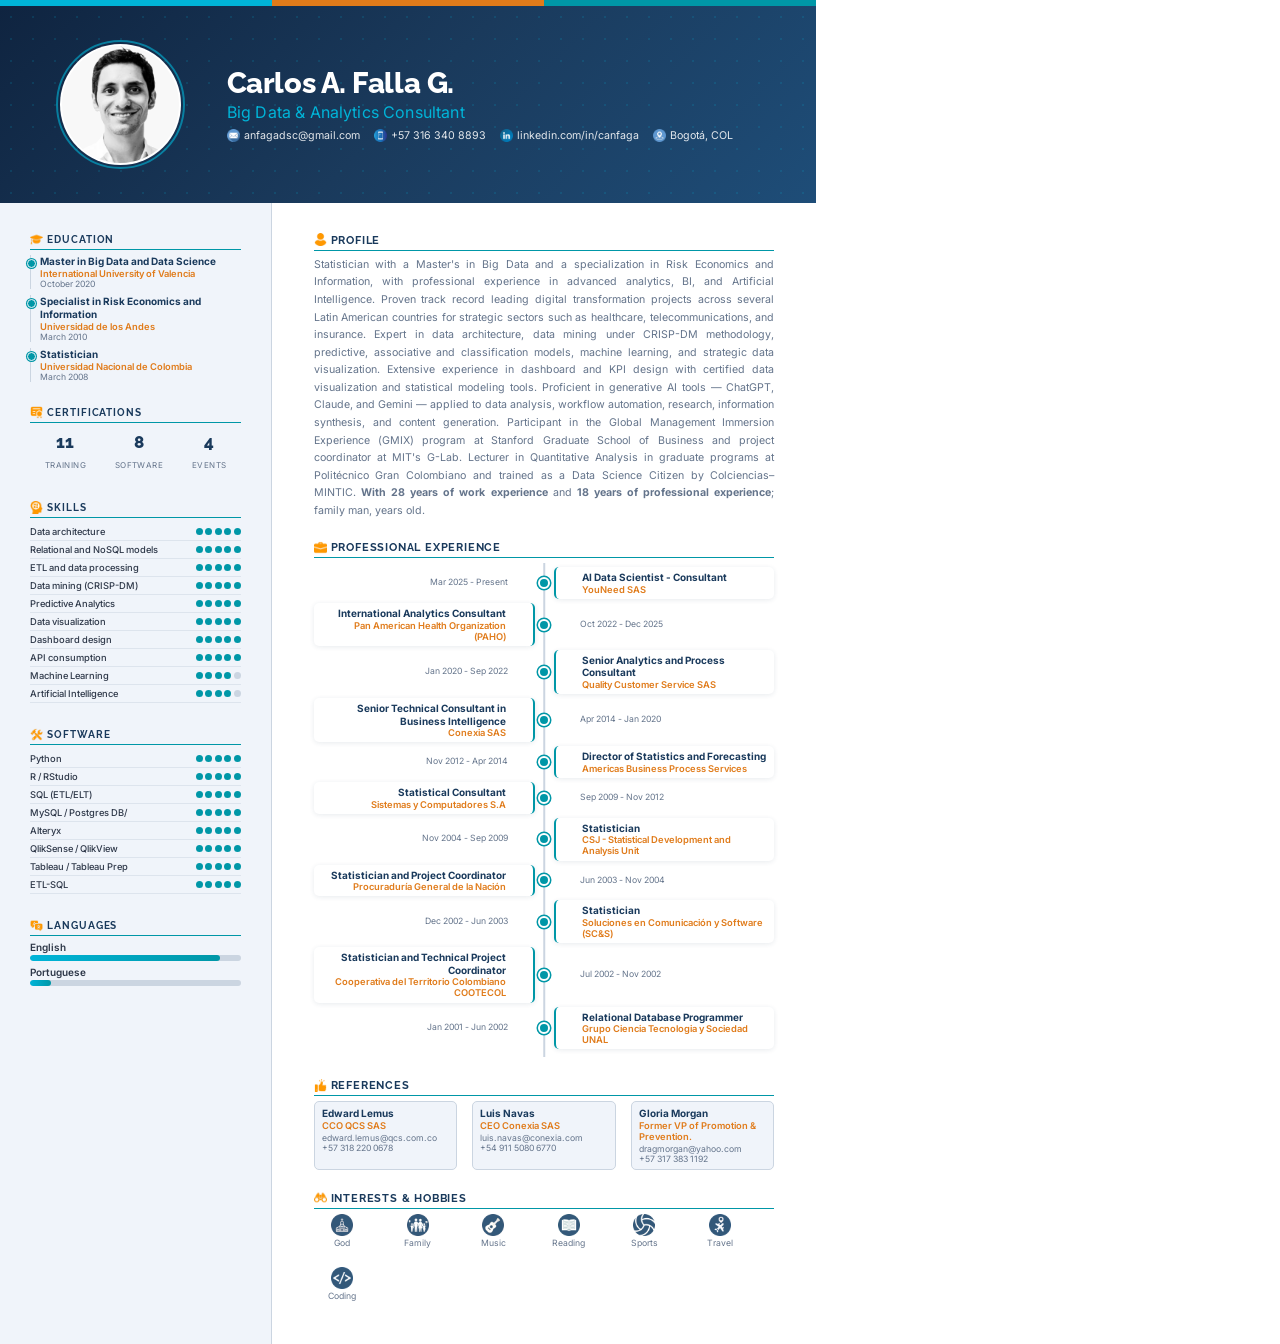
<file: docs/cv-print-en.html>
<!DOCTYPE html>
<html lang="en">
<head>
<meta charset="UTF-8">
<link rel="preconnect" href="https://fonts.googleapis.com">
<link href="https://fonts.googleapis.com/css2?family=Raleway:wght@400;600;700;800&family=Inter:wght@400;500;600&display=swap" rel="stylesheet">
<style>

/* ============================================================
   VARIABLES
   ============================================================ */
:root {
  --navy:        #1A3A5C;
  --navy-dark:   #0F2440;
  --teal:        #0097A7;
  --teal-light:  #00B4D8;
  --amber:       #E07B1A;
  --text:        #2D3748;
  --muted:       #64748B;
  --border:      #CBD5E1;
  --sidebar-bg:  #F0F4FA;
  --white:       #FFFFFF;
}

* { box-sizing: border-box; margin: 0; padding: 0; }

@page { size: legal; margin: 0; }

body {
  font-family: 'Inter', 'Segoe UI', Tahoma, sans-serif;
  background: white;
  color: var(--text);
  -webkit-print-color-adjust: exact;
  print-color-adjust: exact;
}

/* ── PÁGINA: legal 8.5" × 14" ──────────────────────────────── */
.page {
  width: 8.5in;
  height: 14in;
  overflow: hidden;
  display: flex;
  flex-direction: column;
}

/* ── FRANJA DE COLORES ─────────────────────────────────────── */
.stripe { display: flex; height: 6px; width: 100%; flex-shrink: 0; }
.s1 { flex: 1; background: var(--teal-light); }
.s2 { flex: 1; background: var(--amber); }
.s3 { flex: 1; background: var(--teal); }

/* ── HEADER ────────────────────────────────────────────────── */
.hv-header {
  background: linear-gradient(135deg, var(--navy-dark) 0%, var(--navy) 50%, #1E4D78 100%);
  padding: 10mm 16mm;
  display: flex;
  align-items: center;
  gap: 12mm;
  flex-shrink: 0;
  position: relative;
  overflow: hidden;
  -webkit-print-color-adjust: exact;
  print-color-adjust: exact;
}

/* dot pattern */
.hv-header::before {
  content: "";
  position: absolute;
  inset: 0;
  background-image: radial-gradient(circle, rgba(0,180,216,0.15) 1px, transparent 1px);
  background-size: 22px 22px;
  pointer-events: none;
  -webkit-print-color-adjust: exact;
  print-color-adjust: exact;
}

.profile-photo {
  width: 32mm;
  height: 32mm;
  border-radius: 50%;
  object-fit: contain;
  object-position: center 30%;
  border: 2.5px solid rgba(255,255,255,0.95);
  outline: 2.5px solid rgba(0,180,216,0.6);
  outline-offset: 2px;
  background: #f8f8f8;
  flex-shrink: 0;
  position: relative;
  z-index: 1;
}

.header-info {
  position: relative;
  z-index: 1;
}

.header-name {
  font-family: 'Raleway', sans-serif;
  font-size: 22pt;
  font-weight: 800;
  color: white;
  letter-spacing: -0.015em;
  line-height: 1.1;
  margin-bottom: 3px;
}

.header-title {
  font-size: 12pt;
  color: var(--teal-light);
  font-weight: 400;
  margin-bottom: 7px;
  letter-spacing: 0.01em;
  -webkit-print-color-adjust: exact;
  print-color-adjust: exact;
}

.header-contacts {
  display: flex;
  gap: 14px;
  flex-wrap: wrap;
}

.hc-item {
  display: flex;
  align-items: center;
  gap: 4px;
  font-size: 8pt;
  color: rgba(255,255,255,0.88);
}

.hc-icon {
  width: 13px;
  height: 13px;
  object-fit: contain;
  vertical-align: middle;
}

/* ── BODY ───────────────────────────────────────────────────── */
.hv-body {
  display: flex;
  flex: 1;
  overflow: hidden;
}

/* ── SIDEBAR ────────────────────────────────────────────────── */
.sidebar {
  width: 72mm;
  background: var(--sidebar-bg);
  padding: 8mm 8mm;
  border-right: 1px solid var(--border);
  overflow: hidden;
  flex-shrink: 0;
  -webkit-print-color-adjust: exact;
  print-color-adjust: exact;
}

.sb-section { margin-bottom: 6.5mm; }

.sb-title {
  font-family: 'Raleway', sans-serif;
  font-size: 7.5pt;
  font-weight: 700;
  color: var(--navy);
  text-transform: uppercase;
  letter-spacing: 0.09em;
  border-bottom: 1.5px solid var(--teal);
  padding-bottom: 3px;
  margin-bottom: 5px;
  display: flex;
  align-items: center;
  gap: 4px;
  -webkit-print-color-adjust: exact;
  print-color-adjust: exact;
}

.sb-icon { width: 13px; height: 13px; object-fit: contain; vertical-align: middle; }

/* ·· Educación ·· */
.edu-item {
  margin-bottom: 6px;
  padding-left: 9px;
  border-left: 1.5px solid var(--border);
  position: relative;
}
.edu-item::before {
  content: "";
  position: absolute; left: -4.5px; top: 4px;
  width: 7px; height: 7px; border-radius: 50%;
  background: var(--teal); border: 1.5px solid var(--sidebar-bg);
  box-shadow: 0 0 0 1px var(--teal);
  -webkit-print-color-adjust: exact;
  print-color-adjust: exact;
}
.edu-titulo { font-size: 7.5pt; font-weight: 700; color: var(--navy); line-height: 1.3; }
.edu-inst   { font-size: 7pt;   color: var(--amber); font-weight: 600; -webkit-print-color-adjust: exact; print-color-adjust: exact; }
.edu-fecha  { font-size: 6.5pt; color: var(--muted); }

/* ·· Certificaciones stats ·· */
.cert-row { display: flex; justify-content: space-around; padding: 4px 0; }
.cert-item { text-align: center; }
.cert-num  {
  font-family: 'Raleway', sans-serif;
  font-size: 13pt; font-weight: 800; color: var(--navy);
  display: block;
  -webkit-print-color-adjust: exact; print-color-adjust: exact;
}
.cert-lbl  { font-size: 6pt; color: var(--muted); text-transform: uppercase; letter-spacing: 0.05em; }

/* ·· Skills / Software con dots ·· */
.skill-row {
  display: flex; justify-content: space-between; align-items: center;
  padding: 2px 0; border-bottom: 0.5px solid rgba(203,213,225,0.5);
}
.skill-name { font-size: 7pt; color: var(--text); font-weight: 500; line-height: 1.4; }
.dots { display: flex; gap: 2.5px; flex-shrink: 0; margin-left: 4px; }
.dot { width: 7px; height: 7px; border-radius: 50%; background: var(--teal); -webkit-print-color-adjust: exact; print-color-adjust: exact; }
.dot.empty { background: var(--border); -webkit-print-color-adjust: exact; print-color-adjust: exact; }

/* ·· Idiomas ·· */
.lang-item  { margin-bottom: 5px; }
.lang-name  { font-size: 7.5pt; font-weight: 600; color: var(--text); margin-bottom: 2px; }
.lang-bg    { height: 6px; background: var(--border); border-radius: 3px; overflow: hidden; -webkit-print-color-adjust: exact; print-color-adjust: exact; }
.lang-fill  {
  height: 100%; border-radius: 3px; display: block;
  background: linear-gradient(90deg, var(--teal-light), var(--teal));
  -webkit-print-color-adjust: exact; print-color-adjust: exact;
}

/* ── MAIN ───────────────────────────────────────────────────── */
.main {
  flex: 1;
  padding: 8mm 11mm;
  overflow: hidden;
  display: flex;
  flex-direction: column;
  gap: 0;
}

.main-section { margin-bottom: 5.5mm; }

.main-title {
  font-family: 'Raleway', sans-serif;
  font-size: 8.5pt;
  font-weight: 700;
  color: var(--navy);
  text-transform: uppercase;
  letter-spacing: 0.07em;
  border-bottom: 1.5px solid var(--teal);
  padding-bottom: 3px;
  margin-bottom: 5px;
  display: flex;
  align-items: center;
  gap: 4px;
  -webkit-print-color-adjust: exact;
  print-color-adjust: exact;
}

/* ·· Perfil ·· */
.profile-text {
  font-size: 8pt;
  color: var(--muted);
  line-height: 1.65;
  text-align: justify;
}

/* ·· Experiencia: zigzag timeline ·· */
.exp-timeline {
  position: relative;
  padding: 4px 0;
}

/* línea central vertical */
.exp-timeline::before {
  content: "";
  position: absolute;
  left: 50%;
  transform: translateX(-50%);
  width: 1.5px;
  height: 100%;
  background: var(--border);
  top: 0;
  -webkit-print-color-adjust: exact; print-color-adjust: exact;
}

.exp-item {
  position: relative;
  display: grid;
  grid-template-columns: 1fr 1fr;
  gap: 5mm;
  margin-bottom: 4px;
  align-items: center;
}

/* punto central */
.exp-item::before {
  content: "";
  position: absolute;
  left: 50%;
  top: 50%;
  transform: translate(-50%, -50%);
  width: 8px;
  height: 8px;
  border-radius: 50%;
  background: var(--teal);
  border: 2px solid white;
  box-shadow: 0 0 0 1.5px var(--teal);
  z-index: 2;
  -webkit-print-color-adjust: exact; print-color-adjust: exact;
}

/* impares: fecha izq, tarjeta der */
.exp-item:nth-child(odd) .exp-date    { text-align: right; padding-right: 7mm; }
.exp-item:nth-child(odd) .exp-content { text-align: left;  padding-left: 7mm; }

/* pares: tarjeta izq, fecha der */
.exp-item:nth-child(even) { direction: rtl; }
.exp-item:nth-child(even) .exp-date    { text-align: left;  padding-left: 7mm;  direction: ltr; }
.exp-item:nth-child(even) .exp-content { text-align: right; padding-right: 7mm; direction: ltr; }

.exp-date {
  font-size: 6.5pt;
  color: var(--muted);
  line-height: 1.35;
}

.exp-content {
  background: white;
  padding: 4px 7px;
  border-radius: 5px;
  box-shadow: 0 1px 5px rgba(26,58,92,0.1);
  border-left: 2px solid var(--teal);
  -webkit-print-color-adjust: exact; print-color-adjust: exact;
}
.exp-item:nth-child(even) .exp-content {
  border-left: none;
  border-right: 2px solid var(--teal);
}

.exp-role    { font-size: 7.5pt; font-weight: 700; color: var(--navy); line-height: 1.25; -webkit-print-color-adjust: exact; print-color-adjust: exact; }
.exp-company { font-size: 7pt;   color: var(--amber); font-weight: 600; line-height: 1.2;  -webkit-print-color-adjust: exact; print-color-adjust: exact; }

/* ·· Referencias ·· */
.ref-grid {
  display: grid;
  grid-template-columns: repeat(3, 1fr);
  gap: 4mm;
}
.ref-item {
  background: var(--sidebar-bg);
  padding: 5px 7px;
  border-radius: 5px;
  border: 0.5px solid var(--border);
  -webkit-print-color-adjust: exact; print-color-adjust: exact;
}
.ref-name    { font-size: 7.5pt; font-weight: 700; color: var(--navy); margin-bottom: 1px; }
.ref-role    { font-size: 7pt; color: var(--amber); font-weight: 600; margin-bottom: 2px; -webkit-print-color-adjust: exact; print-color-adjust: exact; }
.ref-contact { font-size: 6.5pt; color: var(--muted); }

/* ·· Intereses ·· */
.int-grid {
  display: flex;
  gap: 5mm;
  flex-wrap: wrap;
}
.int-item {
  display: flex;
  flex-direction: column;
  align-items: center;
  gap: 2px;
  min-width: 15mm;
}
.int-icon { width: 22px; height: 22px; object-fit: contain; }
.int-name { font-size: 6.5pt; color: var(--muted); text-align: center; }

</style>
</head>
<body>
<div class="page">

  <!-- ═══════════════ STRIPE ═══════════════ -->
  <div class="stripe">
    <div class="s1"></div>
    <div class="s2"></div>
    <div class="s3"></div>
  </div>

  <!-- ═══════════════ HEADER ══════════════ -->
  <header class="hv-header">
    <img src="../images/carlos-profile.jpg" alt="Foto" class="profile-photo">
    <div class="header-info">
      <div class="header-name">Carlos A. Falla G.</div>
      <div class="header-title">Big Data & Analytics Consultant</div>
      <div class="header-contacts">
        <span class="hc-item">
          <img src="../images/email.png"      class="hc-icon" alt="">
          anfagadsc@gmail.com
        </span>
        <span class="hc-item">
          <img src="../images/smartphone.png" class="hc-icon" alt="">
          +57 316 340 8893
        </span>
        <span class="hc-item">
          <img src="../images/linkedin.png"   class="hc-icon" alt="">
          linkedin.com/in/canfaga
        </span>
        <span class="hc-item">
          <img src="../images/location.png"   class="hc-icon" alt="">
          Bogotá, COL
        </span>
      </div>
    </div>
  </header>

  <!-- ═══════════════ BODY ════════════════ -->
  <div class="hv-body">

    <!-- ──────────── SIDEBAR ──────────── -->
    <aside class="sidebar">

      <!-- Educación -->
      <div class="sb-section">
        <div class="sb-title">
          <img src="../images/education.png" class="sb-icon" alt="">
          Education
        </div>
        
        <div class="edu-item">
          <div class="edu-titulo">Master in Big Data and Data Science</div>
          <div class="edu-inst">International University of Valencia</div>
          <div class="edu-fecha">October 2020</div>
        </div>
        
        <div class="edu-item">
          <div class="edu-titulo">Specialist in Risk Economics and Information</div>
          <div class="edu-inst">Universidad de los Andes</div>
          <div class="edu-fecha">March 2010</div>
        </div>
        
        <div class="edu-item">
          <div class="edu-titulo">Statistician</div>
          <div class="edu-inst">Universidad Nacional de Colombia</div>
          <div class="edu-fecha">March 2008</div>
        </div>
        
      </div>

      <!-- Certificaciones -->
      <div class="sb-section">
        <div class="sb-title">
          <img src="../images/certificate.png" class="sb-icon" alt="">
          Certifications
        </div>
        <div class="cert-row">
          <div class="cert-item">
            <span class="cert-num">11</span>
            <span class="cert-lbl">Training</span>
          </div>
          <div class="cert-item">
            <span class="cert-num">8</span>
            <span class="cert-lbl">Software</span>
          </div>
          <div class="cert-item">
            <span class="cert-num">4</span>
            <span class="cert-lbl">Events</span>
          </div>
        </div>
      </div>

      <!-- Skills -->
      <div class="sb-section">
        <div class="sb-title">
          <img src="../images/skills.png" class="sb-icon" alt="">
          Skills
        </div>
        
        <div class="skill-row">
          <span class="skill-name">Data architecture</span>
          <div class="dots">
            
            <div class="dot"></div>
            
            <div class="dot"></div>
            
            <div class="dot"></div>
            
            <div class="dot"></div>
            
            <div class="dot"></div>
            
          </div>
        </div>
        
        <div class="skill-row">
          <span class="skill-name">Relational and NoSQL models</span>
          <div class="dots">
            
            <div class="dot"></div>
            
            <div class="dot"></div>
            
            <div class="dot"></div>
            
            <div class="dot"></div>
            
            <div class="dot"></div>
            
          </div>
        </div>
        
        <div class="skill-row">
          <span class="skill-name">ETL and data processing</span>
          <div class="dots">
            
            <div class="dot"></div>
            
            <div class="dot"></div>
            
            <div class="dot"></div>
            
            <div class="dot"></div>
            
            <div class="dot"></div>
            
          </div>
        </div>
        
        <div class="skill-row">
          <span class="skill-name">Data mining (CRISP-DM)</span>
          <div class="dots">
            
            <div class="dot"></div>
            
            <div class="dot"></div>
            
            <div class="dot"></div>
            
            <div class="dot"></div>
            
            <div class="dot"></div>
            
          </div>
        </div>
        
        <div class="skill-row">
          <span class="skill-name">Predictive Analytics</span>
          <div class="dots">
            
            <div class="dot"></div>
            
            <div class="dot"></div>
            
            <div class="dot"></div>
            
            <div class="dot"></div>
            
            <div class="dot"></div>
            
          </div>
        </div>
        
        <div class="skill-row">
          <span class="skill-name">Data visualization</span>
          <div class="dots">
            
            <div class="dot"></div>
            
            <div class="dot"></div>
            
            <div class="dot"></div>
            
            <div class="dot"></div>
            
            <div class="dot"></div>
            
          </div>
        </div>
        
        <div class="skill-row">
          <span class="skill-name">Dashboard design</span>
          <div class="dots">
            
            <div class="dot"></div>
            
            <div class="dot"></div>
            
            <div class="dot"></div>
            
            <div class="dot"></div>
            
            <div class="dot"></div>
            
          </div>
        </div>
        
        <div class="skill-row">
          <span class="skill-name">API consumption</span>
          <div class="dots">
            
            <div class="dot"></div>
            
            <div class="dot"></div>
            
            <div class="dot"></div>
            
            <div class="dot"></div>
            
            <div class="dot"></div>
            
          </div>
        </div>
        
        <div class="skill-row">
          <span class="skill-name">Machine Learning</span>
          <div class="dots">
            
            <div class="dot"></div>
            
            <div class="dot"></div>
            
            <div class="dot"></div>
            
            <div class="dot"></div>
            
            <div class="dot empty"></div>
            
          </div>
        </div>
        
        <div class="skill-row">
          <span class="skill-name">Artificial Intelligence</span>
          <div class="dots">
            
            <div class="dot"></div>
            
            <div class="dot"></div>
            
            <div class="dot"></div>
            
            <div class="dot"></div>
            
            <div class="dot empty"></div>
            
          </div>
        </div>
        
      </div>

      <!-- Software (top 8) -->
      <div class="sb-section">
        <div class="sb-title">
          <img src="../images/tools.png" class="sb-icon" alt="">
          Software
        </div>
        
        <div class="skill-row">
          <span class="skill-name">Python</span>
          <div class="dots">
            
            <div class="dot"></div>
            
            <div class="dot"></div>
            
            <div class="dot"></div>
            
            <div class="dot"></div>
            
            <div class="dot"></div>
            
          </div>
        </div>
        
        <div class="skill-row">
          <span class="skill-name">R / RStudio</span>
          <div class="dots">
            
            <div class="dot"></div>
            
            <div class="dot"></div>
            
            <div class="dot"></div>
            
            <div class="dot"></div>
            
            <div class="dot"></div>
            
          </div>
        </div>
        
        <div class="skill-row">
          <span class="skill-name">SQL (ETL/ELT)</span>
          <div class="dots">
            
            <div class="dot"></div>
            
            <div class="dot"></div>
            
            <div class="dot"></div>
            
            <div class="dot"></div>
            
            <div class="dot"></div>
            
          </div>
        </div>
        
        <div class="skill-row">
          <span class="skill-name">MySQL / Postgres DB/</span>
          <div class="dots">
            
            <div class="dot"></div>
            
            <div class="dot"></div>
            
            <div class="dot"></div>
            
            <div class="dot"></div>
            
            <div class="dot"></div>
            
          </div>
        </div>
        
        <div class="skill-row">
          <span class="skill-name">Alteryx</span>
          <div class="dots">
            
            <div class="dot"></div>
            
            <div class="dot"></div>
            
            <div class="dot"></div>
            
            <div class="dot"></div>
            
            <div class="dot"></div>
            
          </div>
        </div>
        
        <div class="skill-row">
          <span class="skill-name">QlikSense / QlikView</span>
          <div class="dots">
            
            <div class="dot"></div>
            
            <div class="dot"></div>
            
            <div class="dot"></div>
            
            <div class="dot"></div>
            
            <div class="dot"></div>
            
          </div>
        </div>
        
        <div class="skill-row">
          <span class="skill-name">Tableau / Tableau Prep</span>
          <div class="dots">
            
            <div class="dot"></div>
            
            <div class="dot"></div>
            
            <div class="dot"></div>
            
            <div class="dot"></div>
            
            <div class="dot"></div>
            
          </div>
        </div>
        
        <div class="skill-row">
          <span class="skill-name">ETL-SQL</span>
          <div class="dots">
            
            <div class="dot"></div>
            
            <div class="dot"></div>
            
            <div class="dot"></div>
            
            <div class="dot"></div>
            
            <div class="dot"></div>
            
          </div>
        </div>
        
      </div>

      <!-- Idiomas -->
      <div class="sb-section">
        <div class="sb-title">
          <img src="../images/languages.png" class="sb-icon" alt="">
          Languages
        </div>
        
        <div class="lang-item">
          <div class="lang-name">English</div>
          <div class="lang-bg">
            <div class="lang-fill" style="width: 90%;"></div>
          </div>
        </div>
        
        <div class="lang-item">
          <div class="lang-name">Portuguese</div>
          <div class="lang-bg">
            <div class="lang-fill" style="width: 10%;"></div>
          </div>
        </div>
        
      </div>

    </aside>

    <!-- ──────────── MAIN ──────────── -->
    <main class="main">

      <!-- Perfil -->
      <div class="main-section">
        <div class="main-title">
          <img src="../images/profile.png" class="sb-icon" alt="">
          Profile
        </div>
        <div class="profile-text">
          Statistician with a Master's in Big Data and a specialization in Risk Economics and Information,
with professional experience in advanced analytics, BI, and Artificial Intelligence. Proven track
record leading digital transformation projects across several Latin American countries for strategic
sectors such as healthcare, telecommunications, and insurance.

Expert in data architecture, data mining under CRISP-DM methodology, predictive, associative and
classification models, machine learning, and strategic data visualization. Extensive experience in
dashboard and KPI design with certified data visualization and statistical modeling tools.

Proficient in generative AI tools — ChatGPT, Claude, and Gemini — applied to data analysis,
workflow automation, research, information synthesis, and content generation.

Participant in the Global Management Immersion Experience (GMIX) program at Stanford Graduate
School of Business and project coordinator at MIT's G-Lab. Lecturer in Quantitative Analysis in
graduate programs at Politécnico Gran Colombiano and trained as a Data Science Citizen by
Colciencias–MINTIC.

          <strong>With 28 years of work experience</strong>
          and
          <strong>18 years of professional experience</strong>;
          family man,  years old.
        </div>
      </div>

      <!-- Experiencia -->
      <div class="main-section">
        <div class="main-title">
          <img src="../images/experience.png" class="sb-icon" alt="">
          Professional Experience
        </div>
        <div class="exp-timeline">
          
          <div class="exp-item">
            <div class="exp-date">Mar 2025 - Present</div>
            <div class="exp-content">
              <div class="exp-role">AI Data Scientist - Consultant</div>
              <div class="exp-company">YouNeed SAS</div>
            </div>
          </div>
          
          <div class="exp-item">
            <div class="exp-date">Oct 2022 - Dec 2025</div>
            <div class="exp-content">
              <div class="exp-role">International Analytics Consultant</div>
              <div class="exp-company">Pan American Health Organization (PAHO)</div>
            </div>
          </div>
          
          <div class="exp-item">
            <div class="exp-date">Jan 2020 - Sep 2022</div>
            <div class="exp-content">
              <div class="exp-role">Senior Analytics and Process Consultant</div>
              <div class="exp-company">Quality Customer Service SAS</div>
            </div>
          </div>
          
          <div class="exp-item">
            <div class="exp-date">Apr 2014 - Jan 2020</div>
            <div class="exp-content">
              <div class="exp-role">Senior Technical Consultant in Business Intelligence</div>
              <div class="exp-company">Conexia SAS</div>
            </div>
          </div>
          
          <div class="exp-item">
            <div class="exp-date">Nov 2012 - Apr 2014</div>
            <div class="exp-content">
              <div class="exp-role">Director of Statistics and Forecasting</div>
              <div class="exp-company">Americas Business Process Services</div>
            </div>
          </div>
          
          <div class="exp-item">
            <div class="exp-date">Sep 2009 - Nov 2012</div>
            <div class="exp-content">
              <div class="exp-role">Statistical Consultant</div>
              <div class="exp-company">Sistemas y Computadores S.A</div>
            </div>
          </div>
          
          <div class="exp-item">
            <div class="exp-date">Nov 2004 - Sep 2009</div>
            <div class="exp-content">
              <div class="exp-role">Statistician</div>
              <div class="exp-company">CSJ - Statistical Development and Analysis Unit</div>
            </div>
          </div>
          
          <div class="exp-item">
            <div class="exp-date">Jun 2003 - Nov 2004</div>
            <div class="exp-content">
              <div class="exp-role">Statistician and Project Coordinator</div>
              <div class="exp-company">Procuraduría General de la Nación</div>
            </div>
          </div>
          
          <div class="exp-item">
            <div class="exp-date">Dec 2002 - Jun 2003</div>
            <div class="exp-content">
              <div class="exp-role">Statistician</div>
              <div class="exp-company">Soluciones en Comunicación y Software (SC&S)</div>
            </div>
          </div>
          
          <div class="exp-item">
            <div class="exp-date">Jul 2002 - Nov 2002</div>
            <div class="exp-content">
              <div class="exp-role">Statistician and Technical Project Coordinator</div>
              <div class="exp-company">Cooperativa del Territorio Colombiano COOTECOL</div>
            </div>
          </div>
          
          <div class="exp-item">
            <div class="exp-date">Jan 2001 - Jun 2002</div>
            <div class="exp-content">
              <div class="exp-role">Relational Database Programmer</div>
              <div class="exp-company">Grupo Ciencia Tecnologia y Sociedad UNAL</div>
            </div>
          </div>
          
        </div>
      </div>

      <!-- Referencias -->
      <div class="main-section">
        <div class="main-title">
          <img src="../images/like.png" class="sb-icon" alt="">
          References
        </div>
        <div class="ref-grid">
          
          <div class="ref-item">
            <div class="ref-name">Edward Lemus</div>
            <div class="ref-role">CCO QCS SAS</div>
            <div class="ref-contact">edward.lemus@qcs.com.co</div>
            <div class="ref-contact">+57 318 220 0678</div>
          </div>
          
          <div class="ref-item">
            <div class="ref-name">Luis Navas</div>
            <div class="ref-role">CEO Conexia SAS</div>
            <div class="ref-contact">luis.navas@conexia.com</div>
            <div class="ref-contact">+54 911 5080 6770</div>
          </div>
          
          <div class="ref-item">
            <div class="ref-name">Gloria Morgan</div>
            <div class="ref-role">Former VP of Promotion & Prevention.</div>
            <div class="ref-contact">dragmorgan@yahoo.com</div>
            <div class="ref-contact">+57 317 383 1192</div>
          </div>
          
        </div>
      </div>

      <!-- Intereses -->
      <div class="main-section">
        <div class="main-title">
          <img src="../images/interests.png" class="sb-icon" alt="">
          Interests & Hobbies
        </div>
        <div class="int-grid">
          
          <div class="int-item">
            
            <img src="../images/church.png" class="int-icon" alt="God">
            
            <span class="int-name">God</span>
          </div>
          
          <div class="int-item">
            
            <img src="../images/family.png" class="int-icon" alt="Family">
            
            <span class="int-name">Family</span>
          </div>
          
          <div class="int-item">
            
            <img src="../images/guitar.png" class="int-icon" alt="Music">
            
            <span class="int-name">Music</span>
          </div>
          
          <div class="int-item">
            
            <img src="../images/reading.png" class="int-icon" alt="Reading">
            
            <span class="int-name">Reading</span>
          </div>
          
          <div class="int-item">
            
            <img src="../images/ball.png" class="int-icon" alt="Sports">
            
            <span class="int-name">Sports</span>
          </div>
          
          <div class="int-item">
            
            <img src="../images/traveling.png" class="int-icon" alt="Travel">
            
            <span class="int-name">Travel</span>
          </div>
          
          <div class="int-item">
            
            <img src="../images/programming.png" class="int-icon" alt="Coding">
            
            <span class="int-name">Coding</span>
          </div>
          
        </div>
      </div>

    </main>
  </div><!-- /hv-body -->

</div><!-- /page -->
</body>
</html>
</file>
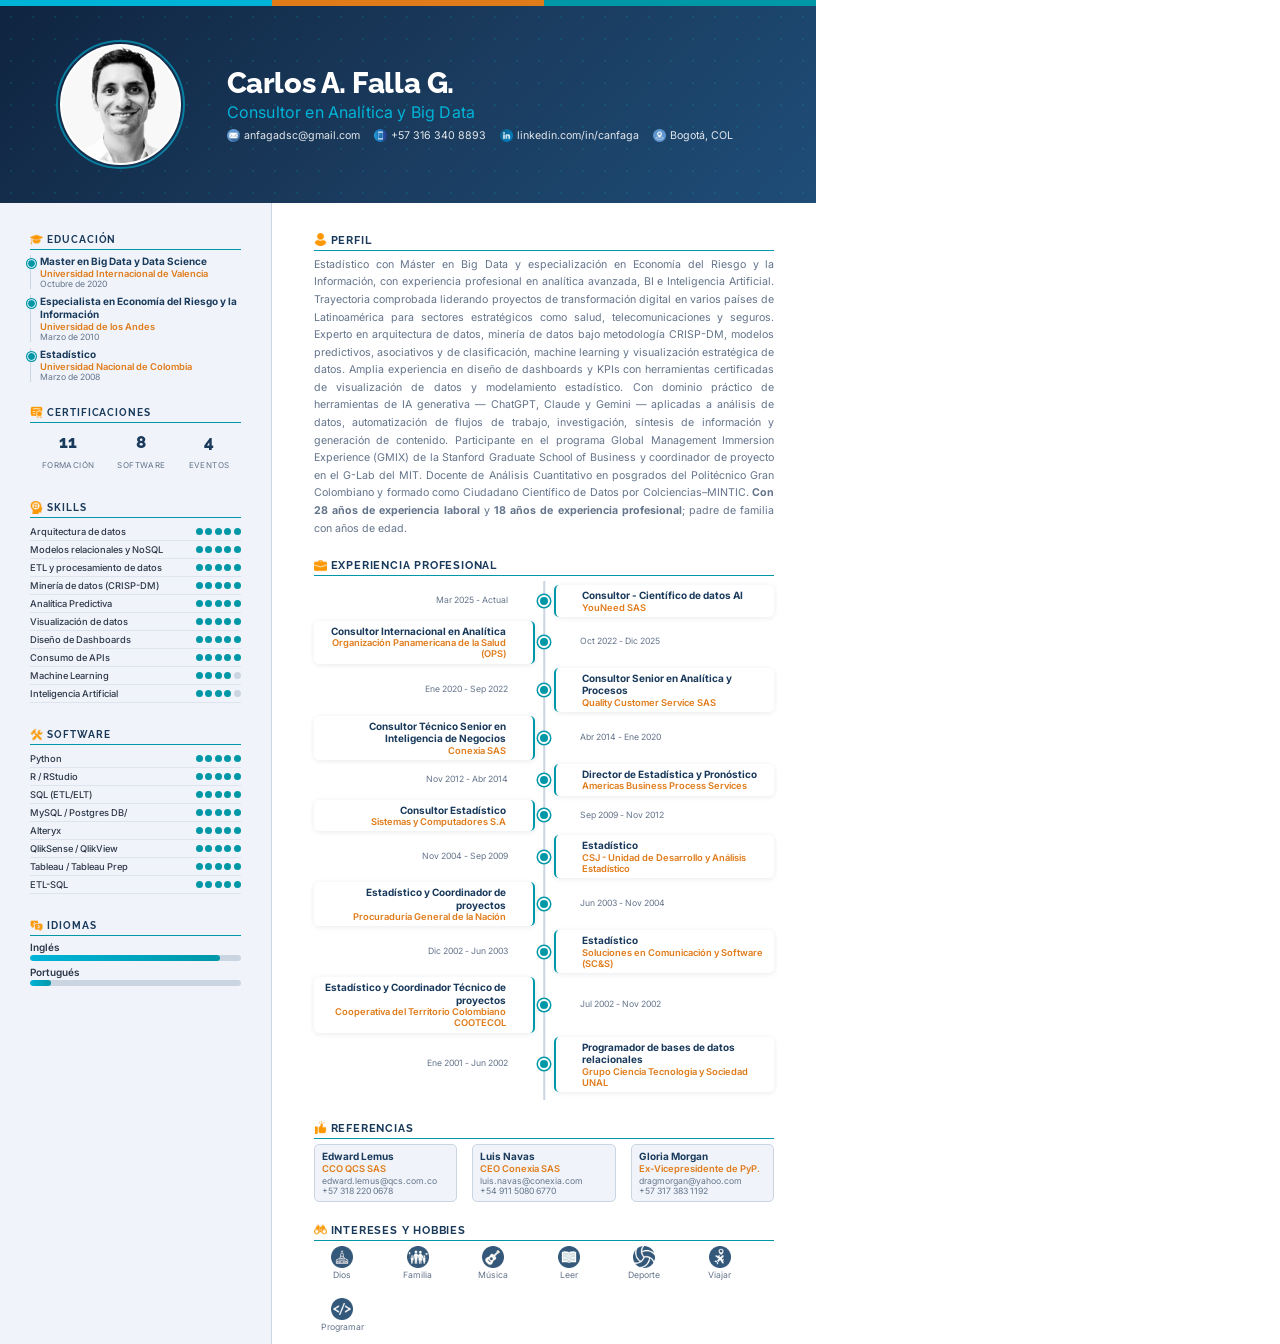
<file: docs/cv-print-es.html>
<!DOCTYPE html>
<html lang="es">
<head>
<meta charset="UTF-8">
<link rel="preconnect" href="https://fonts.googleapis.com">
<link href="https://fonts.googleapis.com/css2?family=Raleway:wght@400;600;700;800&family=Inter:wght@400;500;600&display=swap" rel="stylesheet">
<style>

/* ============================================================
   VARIABLES
   ============================================================ */
:root {
  --navy:        #1A3A5C;
  --navy-dark:   #0F2440;
  --teal:        #0097A7;
  --teal-light:  #00B4D8;
  --amber:       #E07B1A;
  --text:        #2D3748;
  --muted:       #64748B;
  --border:      #CBD5E1;
  --sidebar-bg:  #F0F4FA;
  --white:       #FFFFFF;
}

* { box-sizing: border-box; margin: 0; padding: 0; }

@page { size: legal; margin: 0; }

body {
  font-family: 'Inter', 'Segoe UI', Tahoma, sans-serif;
  background: white;
  color: var(--text);
  -webkit-print-color-adjust: exact;
  print-color-adjust: exact;
}

/* ── PÁGINA: legal 8.5" × 14" ──────────────────────────────── */
.page {
  width: 8.5in;
  height: 14in;
  overflow: hidden;
  display: flex;
  flex-direction: column;
}

/* ── FRANJA DE COLORES ─────────────────────────────────────── */
.stripe { display: flex; height: 6px; width: 100%; flex-shrink: 0; }
.s1 { flex: 1; background: var(--teal-light); }
.s2 { flex: 1; background: var(--amber); }
.s3 { flex: 1; background: var(--teal); }

/* ── HEADER ────────────────────────────────────────────────── */
.hv-header {
  background: linear-gradient(135deg, var(--navy-dark) 0%, var(--navy) 50%, #1E4D78 100%);
  padding: 10mm 16mm;
  display: flex;
  align-items: center;
  gap: 12mm;
  flex-shrink: 0;
  position: relative;
  overflow: hidden;
  -webkit-print-color-adjust: exact;
  print-color-adjust: exact;
}

/* dot pattern */
.hv-header::before {
  content: "";
  position: absolute;
  inset: 0;
  background-image: radial-gradient(circle, rgba(0,180,216,0.15) 1px, transparent 1px);
  background-size: 22px 22px;
  pointer-events: none;
  -webkit-print-color-adjust: exact;
  print-color-adjust: exact;
}

.profile-photo {
  width: 32mm;
  height: 32mm;
  border-radius: 50%;
  object-fit: contain;
  object-position: center 30%;
  border: 2.5px solid rgba(255,255,255,0.95);
  outline: 2.5px solid rgba(0,180,216,0.6);
  outline-offset: 2px;
  background: #f8f8f8;
  flex-shrink: 0;
  position: relative;
  z-index: 1;
}

.header-info {
  position: relative;
  z-index: 1;
}

.header-name {
  font-family: 'Raleway', sans-serif;
  font-size: 22pt;
  font-weight: 800;
  color: white;
  letter-spacing: -0.015em;
  line-height: 1.1;
  margin-bottom: 3px;
}

.header-title {
  font-size: 12pt;
  color: var(--teal-light);
  font-weight: 400;
  margin-bottom: 7px;
  letter-spacing: 0.01em;
  -webkit-print-color-adjust: exact;
  print-color-adjust: exact;
}

.header-contacts {
  display: flex;
  gap: 14px;
  flex-wrap: wrap;
}

.hc-item {
  display: flex;
  align-items: center;
  gap: 4px;
  font-size: 8pt;
  color: rgba(255,255,255,0.88);
}

.hc-icon {
  width: 13px;
  height: 13px;
  object-fit: contain;
  vertical-align: middle;
}

/* ── BODY ───────────────────────────────────────────────────── */
.hv-body {
  display: flex;
  flex: 1;
  overflow: hidden;
}

/* ── SIDEBAR ────────────────────────────────────────────────── */
.sidebar {
  width: 72mm;
  background: var(--sidebar-bg);
  padding: 8mm 8mm;
  border-right: 1px solid var(--border);
  overflow: hidden;
  flex-shrink: 0;
  -webkit-print-color-adjust: exact;
  print-color-adjust: exact;
}

.sb-section { margin-bottom: 6.5mm; }

.sb-title {
  font-family: 'Raleway', sans-serif;
  font-size: 7.5pt;
  font-weight: 700;
  color: var(--navy);
  text-transform: uppercase;
  letter-spacing: 0.09em;
  border-bottom: 1.5px solid var(--teal);
  padding-bottom: 3px;
  margin-bottom: 5px;
  display: flex;
  align-items: center;
  gap: 4px;
  -webkit-print-color-adjust: exact;
  print-color-adjust: exact;
}

.sb-icon { width: 13px; height: 13px; object-fit: contain; vertical-align: middle; }

/* ·· Educación ·· */
.edu-item {
  margin-bottom: 6px;
  padding-left: 9px;
  border-left: 1.5px solid var(--border);
  position: relative;
}
.edu-item::before {
  content: "";
  position: absolute; left: -4.5px; top: 4px;
  width: 7px; height: 7px; border-radius: 50%;
  background: var(--teal); border: 1.5px solid var(--sidebar-bg);
  box-shadow: 0 0 0 1px var(--teal);
  -webkit-print-color-adjust: exact;
  print-color-adjust: exact;
}
.edu-titulo { font-size: 7.5pt; font-weight: 700; color: var(--navy); line-height: 1.3; }
.edu-inst   { font-size: 7pt;   color: var(--amber); font-weight: 600; -webkit-print-color-adjust: exact; print-color-adjust: exact; }
.edu-fecha  { font-size: 6.5pt; color: var(--muted); }

/* ·· Certificaciones stats ·· */
.cert-row { display: flex; justify-content: space-around; padding: 4px 0; }
.cert-item { text-align: center; }
.cert-num  {
  font-family: 'Raleway', sans-serif;
  font-size: 13pt; font-weight: 800; color: var(--navy);
  display: block;
  -webkit-print-color-adjust: exact; print-color-adjust: exact;
}
.cert-lbl  { font-size: 6pt; color: var(--muted); text-transform: uppercase; letter-spacing: 0.05em; }

/* ·· Skills / Software con dots ·· */
.skill-row {
  display: flex; justify-content: space-between; align-items: center;
  padding: 2px 0; border-bottom: 0.5px solid rgba(203,213,225,0.5);
}
.skill-name { font-size: 7pt; color: var(--text); font-weight: 500; line-height: 1.4; }
.dots { display: flex; gap: 2.5px; flex-shrink: 0; margin-left: 4px; }
.dot { width: 7px; height: 7px; border-radius: 50%; background: var(--teal); -webkit-print-color-adjust: exact; print-color-adjust: exact; }
.dot.empty { background: var(--border); -webkit-print-color-adjust: exact; print-color-adjust: exact; }

/* ·· Idiomas ·· */
.lang-item  { margin-bottom: 5px; }
.lang-name  { font-size: 7.5pt; font-weight: 600; color: var(--text); margin-bottom: 2px; }
.lang-bg    { height: 6px; background: var(--border); border-radius: 3px; overflow: hidden; -webkit-print-color-adjust: exact; print-color-adjust: exact; }
.lang-fill  {
  height: 100%; border-radius: 3px; display: block;
  background: linear-gradient(90deg, var(--teal-light), var(--teal));
  -webkit-print-color-adjust: exact; print-color-adjust: exact;
}

/* ── MAIN ───────────────────────────────────────────────────── */
.main {
  flex: 1;
  padding: 8mm 11mm;
  overflow: hidden;
  display: flex;
  flex-direction: column;
  gap: 0;
}

.main-section { margin-bottom: 5.5mm; }

.main-title {
  font-family: 'Raleway', sans-serif;
  font-size: 8.5pt;
  font-weight: 700;
  color: var(--navy);
  text-transform: uppercase;
  letter-spacing: 0.07em;
  border-bottom: 1.5px solid var(--teal);
  padding-bottom: 3px;
  margin-bottom: 5px;
  display: flex;
  align-items: center;
  gap: 4px;
  -webkit-print-color-adjust: exact;
  print-color-adjust: exact;
}

/* ·· Perfil ·· */
.profile-text {
  font-size: 8pt;
  color: var(--muted);
  line-height: 1.65;
  text-align: justify;
}

/* ·· Experiencia: zigzag timeline ·· */
.exp-timeline {
  position: relative;
  padding: 4px 0;
}

/* línea central vertical */
.exp-timeline::before {
  content: "";
  position: absolute;
  left: 50%;
  transform: translateX(-50%);
  width: 1.5px;
  height: 100%;
  background: var(--border);
  top: 0;
  -webkit-print-color-adjust: exact; print-color-adjust: exact;
}

.exp-item {
  position: relative;
  display: grid;
  grid-template-columns: 1fr 1fr;
  gap: 5mm;
  margin-bottom: 4px;
  align-items: center;
}

/* punto central */
.exp-item::before {
  content: "";
  position: absolute;
  left: 50%;
  top: 50%;
  transform: translate(-50%, -50%);
  width: 8px;
  height: 8px;
  border-radius: 50%;
  background: var(--teal);
  border: 2px solid white;
  box-shadow: 0 0 0 1.5px var(--teal);
  z-index: 2;
  -webkit-print-color-adjust: exact; print-color-adjust: exact;
}

/* impares: fecha izq, tarjeta der */
.exp-item:nth-child(odd) .exp-date    { text-align: right; padding-right: 7mm; }
.exp-item:nth-child(odd) .exp-content { text-align: left;  padding-left: 7mm; }

/* pares: tarjeta izq, fecha der */
.exp-item:nth-child(even) { direction: rtl; }
.exp-item:nth-child(even) .exp-date    { text-align: left;  padding-left: 7mm;  direction: ltr; }
.exp-item:nth-child(even) .exp-content { text-align: right; padding-right: 7mm; direction: ltr; }

.exp-date {
  font-size: 6.5pt;
  color: var(--muted);
  line-height: 1.35;
}

.exp-content {
  background: white;
  padding: 4px 7px;
  border-radius: 5px;
  box-shadow: 0 1px 5px rgba(26,58,92,0.1);
  border-left: 2px solid var(--teal);
  -webkit-print-color-adjust: exact; print-color-adjust: exact;
}
.exp-item:nth-child(even) .exp-content {
  border-left: none;
  border-right: 2px solid var(--teal);
}

.exp-role    { font-size: 7.5pt; font-weight: 700; color: var(--navy); line-height: 1.25; -webkit-print-color-adjust: exact; print-color-adjust: exact; }
.exp-company { font-size: 7pt;   color: var(--amber); font-weight: 600; line-height: 1.2;  -webkit-print-color-adjust: exact; print-color-adjust: exact; }

/* ·· Referencias ·· */
.ref-grid {
  display: grid;
  grid-template-columns: repeat(3, 1fr);
  gap: 4mm;
}
.ref-item {
  background: var(--sidebar-bg);
  padding: 5px 7px;
  border-radius: 5px;
  border: 0.5px solid var(--border);
  -webkit-print-color-adjust: exact; print-color-adjust: exact;
}
.ref-name    { font-size: 7.5pt; font-weight: 700; color: var(--navy); margin-bottom: 1px; }
.ref-role    { font-size: 7pt; color: var(--amber); font-weight: 600; margin-bottom: 2px; -webkit-print-color-adjust: exact; print-color-adjust: exact; }
.ref-contact { font-size: 6.5pt; color: var(--muted); }

/* ·· Intereses ·· */
.int-grid {
  display: flex;
  gap: 5mm;
  flex-wrap: wrap;
}
.int-item {
  display: flex;
  flex-direction: column;
  align-items: center;
  gap: 2px;
  min-width: 15mm;
}
.int-icon { width: 22px; height: 22px; object-fit: contain; }
.int-name { font-size: 6.5pt; color: var(--muted); text-align: center; }

</style>
</head>
<body>
<div class="page">

  <!-- ═══════════════ STRIPE ═══════════════ -->
  <div class="stripe">
    <div class="s1"></div>
    <div class="s2"></div>
    <div class="s3"></div>
  </div>

  <!-- ═══════════════ HEADER ══════════════ -->
  <header class="hv-header">
    <img src="../images/carlos-profile.jpg" alt="Foto" class="profile-photo">
    <div class="header-info">
      <div class="header-name">Carlos A. Falla G.</div>
      <div class="header-title">Consultor en Analítica y Big Data</div>
      <div class="header-contacts">
        <span class="hc-item">
          <img src="../images/email.png"      class="hc-icon" alt="">
          anfagadsc@gmail.com
        </span>
        <span class="hc-item">
          <img src="../images/smartphone.png" class="hc-icon" alt="">
          +57 316 340 8893
        </span>
        <span class="hc-item">
          <img src="../images/linkedin.png"   class="hc-icon" alt="">
          linkedin.com/in/canfaga
        </span>
        <span class="hc-item">
          <img src="../images/location.png"   class="hc-icon" alt="">
          Bogotá, COL
        </span>
      </div>
    </div>
  </header>

  <!-- ═══════════════ BODY ════════════════ -->
  <div class="hv-body">

    <!-- ──────────── SIDEBAR ──────────── -->
    <aside class="sidebar">

      <!-- Educación -->
      <div class="sb-section">
        <div class="sb-title">
          <img src="../images/education.png" class="sb-icon" alt="">
          Educación
        </div>
        
        <div class="edu-item">
          <div class="edu-titulo">Master en Big Data y Data Science</div>
          <div class="edu-inst">Universidad Internacional de Valencia</div>
          <div class="edu-fecha">Octubre de 2020</div>
        </div>
        
        <div class="edu-item">
          <div class="edu-titulo">Especialista en Economía del Riesgo y la Información</div>
          <div class="edu-inst">Universidad de los Andes</div>
          <div class="edu-fecha">Marzo de 2010</div>
        </div>
        
        <div class="edu-item">
          <div class="edu-titulo">Estadístico</div>
          <div class="edu-inst">Universidad Nacional de Colombia</div>
          <div class="edu-fecha">Marzo de 2008</div>
        </div>
        
      </div>

      <!-- Certificaciones -->
      <div class="sb-section">
        <div class="sb-title">
          <img src="../images/certificate.png" class="sb-icon" alt="">
          Certificaciones
        </div>
        <div class="cert-row">
          <div class="cert-item">
            <span class="cert-num">11</span>
            <span class="cert-lbl">Formación</span>
          </div>
          <div class="cert-item">
            <span class="cert-num">8</span>
            <span class="cert-lbl">Software</span>
          </div>
          <div class="cert-item">
            <span class="cert-num">4</span>
            <span class="cert-lbl">Eventos</span>
          </div>
        </div>
      </div>

      <!-- Skills -->
      <div class="sb-section">
        <div class="sb-title">
          <img src="../images/skills.png" class="sb-icon" alt="">
          Skills
        </div>
        
        <div class="skill-row">
          <span class="skill-name">Arquitectura de datos</span>
          <div class="dots">
            
            <div class="dot"></div>
            
            <div class="dot"></div>
            
            <div class="dot"></div>
            
            <div class="dot"></div>
            
            <div class="dot"></div>
            
          </div>
        </div>
        
        <div class="skill-row">
          <span class="skill-name">Modelos relacionales y NoSQL</span>
          <div class="dots">
            
            <div class="dot"></div>
            
            <div class="dot"></div>
            
            <div class="dot"></div>
            
            <div class="dot"></div>
            
            <div class="dot"></div>
            
          </div>
        </div>
        
        <div class="skill-row">
          <span class="skill-name">ETL y procesamiento de datos</span>
          <div class="dots">
            
            <div class="dot"></div>
            
            <div class="dot"></div>
            
            <div class="dot"></div>
            
            <div class="dot"></div>
            
            <div class="dot"></div>
            
          </div>
        </div>
        
        <div class="skill-row">
          <span class="skill-name">Minería de datos (CRISP-DM)</span>
          <div class="dots">
            
            <div class="dot"></div>
            
            <div class="dot"></div>
            
            <div class="dot"></div>
            
            <div class="dot"></div>
            
            <div class="dot"></div>
            
          </div>
        </div>
        
        <div class="skill-row">
          <span class="skill-name">Analítica Predictiva</span>
          <div class="dots">
            
            <div class="dot"></div>
            
            <div class="dot"></div>
            
            <div class="dot"></div>
            
            <div class="dot"></div>
            
            <div class="dot"></div>
            
          </div>
        </div>
        
        <div class="skill-row">
          <span class="skill-name">Visualización de datos</span>
          <div class="dots">
            
            <div class="dot"></div>
            
            <div class="dot"></div>
            
            <div class="dot"></div>
            
            <div class="dot"></div>
            
            <div class="dot"></div>
            
          </div>
        </div>
        
        <div class="skill-row">
          <span class="skill-name">Diseño de Dashboards</span>
          <div class="dots">
            
            <div class="dot"></div>
            
            <div class="dot"></div>
            
            <div class="dot"></div>
            
            <div class="dot"></div>
            
            <div class="dot"></div>
            
          </div>
        </div>
        
        <div class="skill-row">
          <span class="skill-name">Consumo de APIs</span>
          <div class="dots">
            
            <div class="dot"></div>
            
            <div class="dot"></div>
            
            <div class="dot"></div>
            
            <div class="dot"></div>
            
            <div class="dot"></div>
            
          </div>
        </div>
        
        <div class="skill-row">
          <span class="skill-name">Machine Learning</span>
          <div class="dots">
            
            <div class="dot"></div>
            
            <div class="dot"></div>
            
            <div class="dot"></div>
            
            <div class="dot"></div>
            
            <div class="dot empty"></div>
            
          </div>
        </div>
        
        <div class="skill-row">
          <span class="skill-name">Inteligencia Artificial</span>
          <div class="dots">
            
            <div class="dot"></div>
            
            <div class="dot"></div>
            
            <div class="dot"></div>
            
            <div class="dot"></div>
            
            <div class="dot empty"></div>
            
          </div>
        </div>
        
      </div>

      <!-- Software (top 8) -->
      <div class="sb-section">
        <div class="sb-title">
          <img src="../images/tools.png" class="sb-icon" alt="">
          Software
        </div>
        
        <div class="skill-row">
          <span class="skill-name">Python</span>
          <div class="dots">
            
            <div class="dot"></div>
            
            <div class="dot"></div>
            
            <div class="dot"></div>
            
            <div class="dot"></div>
            
            <div class="dot"></div>
            
          </div>
        </div>
        
        <div class="skill-row">
          <span class="skill-name">R / RStudio</span>
          <div class="dots">
            
            <div class="dot"></div>
            
            <div class="dot"></div>
            
            <div class="dot"></div>
            
            <div class="dot"></div>
            
            <div class="dot"></div>
            
          </div>
        </div>
        
        <div class="skill-row">
          <span class="skill-name">SQL (ETL/ELT)</span>
          <div class="dots">
            
            <div class="dot"></div>
            
            <div class="dot"></div>
            
            <div class="dot"></div>
            
            <div class="dot"></div>
            
            <div class="dot"></div>
            
          </div>
        </div>
        
        <div class="skill-row">
          <span class="skill-name">MySQL / Postgres DB/</span>
          <div class="dots">
            
            <div class="dot"></div>
            
            <div class="dot"></div>
            
            <div class="dot"></div>
            
            <div class="dot"></div>
            
            <div class="dot"></div>
            
          </div>
        </div>
        
        <div class="skill-row">
          <span class="skill-name">Alteryx</span>
          <div class="dots">
            
            <div class="dot"></div>
            
            <div class="dot"></div>
            
            <div class="dot"></div>
            
            <div class="dot"></div>
            
            <div class="dot"></div>
            
          </div>
        </div>
        
        <div class="skill-row">
          <span class="skill-name">QlikSense / QlikView</span>
          <div class="dots">
            
            <div class="dot"></div>
            
            <div class="dot"></div>
            
            <div class="dot"></div>
            
            <div class="dot"></div>
            
            <div class="dot"></div>
            
          </div>
        </div>
        
        <div class="skill-row">
          <span class="skill-name">Tableau / Tableau Prep</span>
          <div class="dots">
            
            <div class="dot"></div>
            
            <div class="dot"></div>
            
            <div class="dot"></div>
            
            <div class="dot"></div>
            
            <div class="dot"></div>
            
          </div>
        </div>
        
        <div class="skill-row">
          <span class="skill-name">ETL-SQL</span>
          <div class="dots">
            
            <div class="dot"></div>
            
            <div class="dot"></div>
            
            <div class="dot"></div>
            
            <div class="dot"></div>
            
            <div class="dot"></div>
            
          </div>
        </div>
        
      </div>

      <!-- Idiomas -->
      <div class="sb-section">
        <div class="sb-title">
          <img src="../images/languages.png" class="sb-icon" alt="">
          Idiomas
        </div>
        
        <div class="lang-item">
          <div class="lang-name">Inglés</div>
          <div class="lang-bg">
            <div class="lang-fill" style="width: 90%;"></div>
          </div>
        </div>
        
        <div class="lang-item">
          <div class="lang-name">Portugués</div>
          <div class="lang-bg">
            <div class="lang-fill" style="width: 10%;"></div>
          </div>
        </div>
        
      </div>

    </aside>

    <!-- ──────────── MAIN ──────────── -->
    <main class="main">

      <!-- Perfil -->
      <div class="main-section">
        <div class="main-title">
          <img src="../images/profile.png" class="sb-icon" alt="">
          Perfil
        </div>
        <div class="profile-text">
          Estadístico con Máster en Big Data y especialización en Economía del Riesgo y la Información,
con experiencia profesional en analítica avanzada, BI e Inteligencia Artificial. Trayectoria
comprobada liderando proyectos de transformación digital en varios países de Latinoamérica para
sectores estratégicos como salud, telecomunicaciones y seguros.

Experto en arquitectura de datos, minería de datos bajo metodología CRISP-DM, modelos predictivos,
asociativos y de clasificación, machine learning y visualización estratégica de datos. Amplia
experiencia en diseño de dashboards y KPIs con herramientas certificadas de visualización de datos
y modelamiento estadístico.

Con dominio práctico de herramientas de IA generativa — ChatGPT, Claude y Gemini — aplicadas a
análisis de datos, automatización de flujos de trabajo, investigación, síntesis de información y
generación de contenido.

Participante en el programa Global Management Immersion Experience (GMIX) de la Stanford Graduate
School of Business y coordinador de proyecto en el G-Lab del MIT. Docente de Análisis Cuantitativo
en posgrados del Politécnico Gran Colombiano y formado como Ciudadano Científico de Datos por
Colciencias–MINTIC.

          <strong>Con 28 años de experiencia laboral</strong>
          y
          <strong>18 años de experiencia profesional</strong>;
          padre de familia con  años de edad.
        </div>
      </div>

      <!-- Experiencia -->
      <div class="main-section">
        <div class="main-title">
          <img src="../images/experience.png" class="sb-icon" alt="">
          Experiencia Profesional
        </div>
        <div class="exp-timeline">
          
          <div class="exp-item">
            <div class="exp-date">Mar 2025 - Actual</div>
            <div class="exp-content">
              <div class="exp-role">Consultor - Científico de datos AI</div>
              <div class="exp-company">YouNeed SAS</div>
            </div>
          </div>
          
          <div class="exp-item">
            <div class="exp-date">Oct 2022 - Dic 2025</div>
            <div class="exp-content">
              <div class="exp-role">Consultor Internacional en Analítica</div>
              <div class="exp-company">Organización Panamericana de la Salud (OPS)</div>
            </div>
          </div>
          
          <div class="exp-item">
            <div class="exp-date">Ene 2020 - Sep 2022</div>
            <div class="exp-content">
              <div class="exp-role">Consultor Senior en Analítica y Procesos</div>
              <div class="exp-company">Quality Customer Service SAS</div>
            </div>
          </div>
          
          <div class="exp-item">
            <div class="exp-date">Abr 2014 - Ene 2020</div>
            <div class="exp-content">
              <div class="exp-role">Consultor Técnico Senior en Inteligencia de Negocios</div>
              <div class="exp-company">Conexia SAS</div>
            </div>
          </div>
          
          <div class="exp-item">
            <div class="exp-date">Nov 2012 - Abr 2014</div>
            <div class="exp-content">
              <div class="exp-role">Director de Estadística y Pronóstico</div>
              <div class="exp-company">Americas Business Process Services</div>
            </div>
          </div>
          
          <div class="exp-item">
            <div class="exp-date">Sep 2009 - Nov 2012</div>
            <div class="exp-content">
              <div class="exp-role">Consultor Estadístico</div>
              <div class="exp-company">Sistemas y Computadores S.A</div>
            </div>
          </div>
          
          <div class="exp-item">
            <div class="exp-date">Nov 2004 - Sep 2009</div>
            <div class="exp-content">
              <div class="exp-role">Estadístico</div>
              <div class="exp-company">CSJ - Unidad de Desarrollo y Análisis Estadístico</div>
            </div>
          </div>
          
          <div class="exp-item">
            <div class="exp-date">Jun 2003 - Nov 2004</div>
            <div class="exp-content">
              <div class="exp-role">Estadístico y Coordinador de proyectos</div>
              <div class="exp-company">Procuraduría General de la Nación</div>
            </div>
          </div>
          
          <div class="exp-item">
            <div class="exp-date">Dic 2002 - Jun 2003</div>
            <div class="exp-content">
              <div class="exp-role">Estadístico</div>
              <div class="exp-company">Soluciones en Comunicación y Software (SC&S)</div>
            </div>
          </div>
          
          <div class="exp-item">
            <div class="exp-date">Jul 2002 - Nov 2002</div>
            <div class="exp-content">
              <div class="exp-role">Estadístico y Coordinador Técnico de proyectos</div>
              <div class="exp-company">Cooperativa del Territorio Colombiano COOTECOL</div>
            </div>
          </div>
          
          <div class="exp-item">
            <div class="exp-date">Ene 2001 - Jun 2002</div>
            <div class="exp-content">
              <div class="exp-role">Programador de bases de datos relacionales</div>
              <div class="exp-company">Grupo Ciencia Tecnologia y Sociedad UNAL</div>
            </div>
          </div>
          
        </div>
      </div>

      <!-- Referencias -->
      <div class="main-section">
        <div class="main-title">
          <img src="../images/like.png" class="sb-icon" alt="">
          Referencias
        </div>
        <div class="ref-grid">
          
          <div class="ref-item">
            <div class="ref-name">Edward Lemus</div>
            <div class="ref-role">CCO QCS SAS</div>
            <div class="ref-contact">edward.lemus@qcs.com.co</div>
            <div class="ref-contact">+57 318 220 0678</div>
          </div>
          
          <div class="ref-item">
            <div class="ref-name">Luis Navas</div>
            <div class="ref-role">CEO Conexia SAS</div>
            <div class="ref-contact">luis.navas@conexia.com</div>
            <div class="ref-contact">+54 911 5080 6770</div>
          </div>
          
          <div class="ref-item">
            <div class="ref-name">Gloria Morgan</div>
            <div class="ref-role">Ex-Vicepresidente de PyP.</div>
            <div class="ref-contact">dragmorgan@yahoo.com</div>
            <div class="ref-contact">+57 317 383 1192</div>
          </div>
          
        </div>
      </div>

      <!-- Intereses -->
      <div class="main-section">
        <div class="main-title">
          <img src="../images/interests.png" class="sb-icon" alt="">
          Intereses y Hobbies
        </div>
        <div class="int-grid">
          
          <div class="int-item">
            
            <img src="../images/church.png" class="int-icon" alt="Dios">
            
            <span class="int-name">Dios</span>
          </div>
          
          <div class="int-item">
            
            <img src="../images/family.png" class="int-icon" alt="Familia">
            
            <span class="int-name">Familia</span>
          </div>
          
          <div class="int-item">
            
            <img src="../images/guitar.png" class="int-icon" alt="Música">
            
            <span class="int-name">Música</span>
          </div>
          
          <div class="int-item">
            
            <img src="../images/reading.png" class="int-icon" alt="Leer">
            
            <span class="int-name">Leer</span>
          </div>
          
          <div class="int-item">
            
            <img src="../images/ball.png" class="int-icon" alt="Deporte">
            
            <span class="int-name">Deporte</span>
          </div>
          
          <div class="int-item">
            
            <img src="../images/traveling.png" class="int-icon" alt="Viajar">
            
            <span class="int-name">Viajar</span>
          </div>
          
          <div class="int-item">
            
            <img src="../images/programming.png" class="int-icon" alt="Programar">
            
            <span class="int-name">Programar</span>
          </div>
          
        </div>
      </div>

    </main>
  </div><!-- /hv-body -->

</div><!-- /page -->
</body>
</html>
</file>
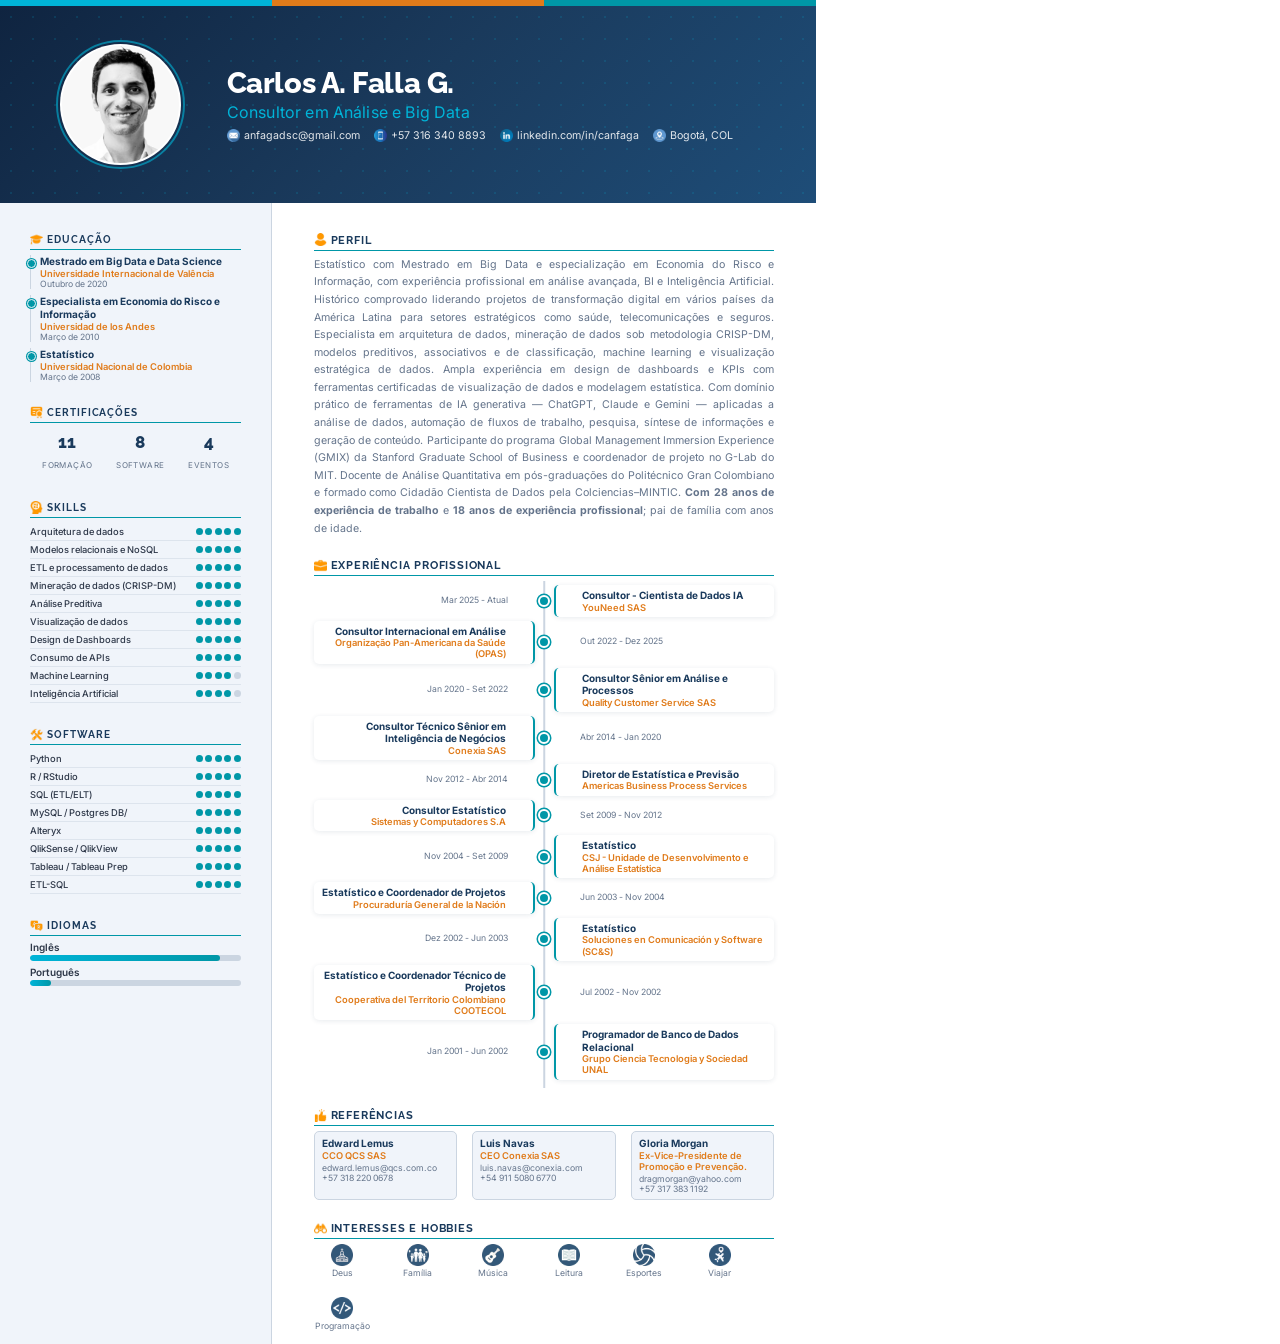
<file: docs/cv-print-pt.html>
<!DOCTYPE html>
<html lang="pt">
<head>
<meta charset="UTF-8">
<link rel="preconnect" href="https://fonts.googleapis.com">
<link href="https://fonts.googleapis.com/css2?family=Raleway:wght@400;600;700;800&family=Inter:wght@400;500;600&display=swap" rel="stylesheet">
<style>

/* ============================================================
   VARIABLES
   ============================================================ */
:root {
  --navy:        #1A3A5C;
  --navy-dark:   #0F2440;
  --teal:        #0097A7;
  --teal-light:  #00B4D8;
  --amber:       #E07B1A;
  --text:        #2D3748;
  --muted:       #64748B;
  --border:      #CBD5E1;
  --sidebar-bg:  #F0F4FA;
  --white:       #FFFFFF;
}

* { box-sizing: border-box; margin: 0; padding: 0; }

@page { size: legal; margin: 0; }

body {
  font-family: 'Inter', 'Segoe UI', Tahoma, sans-serif;
  background: white;
  color: var(--text);
  -webkit-print-color-adjust: exact;
  print-color-adjust: exact;
}

/* ── PÁGINA: legal 8.5" × 14" ──────────────────────────────── */
.page {
  width: 8.5in;
  height: 14in;
  overflow: hidden;
  display: flex;
  flex-direction: column;
}

/* ── FRANJA DE COLORES ─────────────────────────────────────── */
.stripe { display: flex; height: 6px; width: 100%; flex-shrink: 0; }
.s1 { flex: 1; background: var(--teal-light); }
.s2 { flex: 1; background: var(--amber); }
.s3 { flex: 1; background: var(--teal); }

/* ── HEADER ────────────────────────────────────────────────── */
.hv-header {
  background: linear-gradient(135deg, var(--navy-dark) 0%, var(--navy) 50%, #1E4D78 100%);
  padding: 10mm 16mm;
  display: flex;
  align-items: center;
  gap: 12mm;
  flex-shrink: 0;
  position: relative;
  overflow: hidden;
  -webkit-print-color-adjust: exact;
  print-color-adjust: exact;
}

/* dot pattern */
.hv-header::before {
  content: "";
  position: absolute;
  inset: 0;
  background-image: radial-gradient(circle, rgba(0,180,216,0.15) 1px, transparent 1px);
  background-size: 22px 22px;
  pointer-events: none;
  -webkit-print-color-adjust: exact;
  print-color-adjust: exact;
}

.profile-photo {
  width: 32mm;
  height: 32mm;
  border-radius: 50%;
  object-fit: contain;
  object-position: center 30%;
  border: 2.5px solid rgba(255,255,255,0.95);
  outline: 2.5px solid rgba(0,180,216,0.6);
  outline-offset: 2px;
  background: #f8f8f8;
  flex-shrink: 0;
  position: relative;
  z-index: 1;
}

.header-info {
  position: relative;
  z-index: 1;
}

.header-name {
  font-family: 'Raleway', sans-serif;
  font-size: 22pt;
  font-weight: 800;
  color: white;
  letter-spacing: -0.015em;
  line-height: 1.1;
  margin-bottom: 3px;
}

.header-title {
  font-size: 12pt;
  color: var(--teal-light);
  font-weight: 400;
  margin-bottom: 7px;
  letter-spacing: 0.01em;
  -webkit-print-color-adjust: exact;
  print-color-adjust: exact;
}

.header-contacts {
  display: flex;
  gap: 14px;
  flex-wrap: wrap;
}

.hc-item {
  display: flex;
  align-items: center;
  gap: 4px;
  font-size: 8pt;
  color: rgba(255,255,255,0.88);
}

.hc-icon {
  width: 13px;
  height: 13px;
  object-fit: contain;
  vertical-align: middle;
}

/* ── BODY ───────────────────────────────────────────────────── */
.hv-body {
  display: flex;
  flex: 1;
  overflow: hidden;
}

/* ── SIDEBAR ────────────────────────────────────────────────── */
.sidebar {
  width: 72mm;
  background: var(--sidebar-bg);
  padding: 8mm 8mm;
  border-right: 1px solid var(--border);
  overflow: hidden;
  flex-shrink: 0;
  -webkit-print-color-adjust: exact;
  print-color-adjust: exact;
}

.sb-section { margin-bottom: 6.5mm; }

.sb-title {
  font-family: 'Raleway', sans-serif;
  font-size: 7.5pt;
  font-weight: 700;
  color: var(--navy);
  text-transform: uppercase;
  letter-spacing: 0.09em;
  border-bottom: 1.5px solid var(--teal);
  padding-bottom: 3px;
  margin-bottom: 5px;
  display: flex;
  align-items: center;
  gap: 4px;
  -webkit-print-color-adjust: exact;
  print-color-adjust: exact;
}

.sb-icon { width: 13px; height: 13px; object-fit: contain; vertical-align: middle; }

/* ·· Educación ·· */
.edu-item {
  margin-bottom: 6px;
  padding-left: 9px;
  border-left: 1.5px solid var(--border);
  position: relative;
}
.edu-item::before {
  content: "";
  position: absolute; left: -4.5px; top: 4px;
  width: 7px; height: 7px; border-radius: 50%;
  background: var(--teal); border: 1.5px solid var(--sidebar-bg);
  box-shadow: 0 0 0 1px var(--teal);
  -webkit-print-color-adjust: exact;
  print-color-adjust: exact;
}
.edu-titulo { font-size: 7.5pt; font-weight: 700; color: var(--navy); line-height: 1.3; }
.edu-inst   { font-size: 7pt;   color: var(--amber); font-weight: 600; -webkit-print-color-adjust: exact; print-color-adjust: exact; }
.edu-fecha  { font-size: 6.5pt; color: var(--muted); }

/* ·· Certificaciones stats ·· */
.cert-row { display: flex; justify-content: space-around; padding: 4px 0; }
.cert-item { text-align: center; }
.cert-num  {
  font-family: 'Raleway', sans-serif;
  font-size: 13pt; font-weight: 800; color: var(--navy);
  display: block;
  -webkit-print-color-adjust: exact; print-color-adjust: exact;
}
.cert-lbl  { font-size: 6pt; color: var(--muted); text-transform: uppercase; letter-spacing: 0.05em; }

/* ·· Skills / Software con dots ·· */
.skill-row {
  display: flex; justify-content: space-between; align-items: center;
  padding: 2px 0; border-bottom: 0.5px solid rgba(203,213,225,0.5);
}
.skill-name { font-size: 7pt; color: var(--text); font-weight: 500; line-height: 1.4; }
.dots { display: flex; gap: 2.5px; flex-shrink: 0; margin-left: 4px; }
.dot { width: 7px; height: 7px; border-radius: 50%; background: var(--teal); -webkit-print-color-adjust: exact; print-color-adjust: exact; }
.dot.empty { background: var(--border); -webkit-print-color-adjust: exact; print-color-adjust: exact; }

/* ·· Idiomas ·· */
.lang-item  { margin-bottom: 5px; }
.lang-name  { font-size: 7.5pt; font-weight: 600; color: var(--text); margin-bottom: 2px; }
.lang-bg    { height: 6px; background: var(--border); border-radius: 3px; overflow: hidden; -webkit-print-color-adjust: exact; print-color-adjust: exact; }
.lang-fill  {
  height: 100%; border-radius: 3px; display: block;
  background: linear-gradient(90deg, var(--teal-light), var(--teal));
  -webkit-print-color-adjust: exact; print-color-adjust: exact;
}

/* ── MAIN ───────────────────────────────────────────────────── */
.main {
  flex: 1;
  padding: 8mm 11mm;
  overflow: hidden;
  display: flex;
  flex-direction: column;
  gap: 0;
}

.main-section { margin-bottom: 5.5mm; }

.main-title {
  font-family: 'Raleway', sans-serif;
  font-size: 8.5pt;
  font-weight: 700;
  color: var(--navy);
  text-transform: uppercase;
  letter-spacing: 0.07em;
  border-bottom: 1.5px solid var(--teal);
  padding-bottom: 3px;
  margin-bottom: 5px;
  display: flex;
  align-items: center;
  gap: 4px;
  -webkit-print-color-adjust: exact;
  print-color-adjust: exact;
}

/* ·· Perfil ·· */
.profile-text {
  font-size: 8pt;
  color: var(--muted);
  line-height: 1.65;
  text-align: justify;
}

/* ·· Experiencia: zigzag timeline ·· */
.exp-timeline {
  position: relative;
  padding: 4px 0;
}

/* línea central vertical */
.exp-timeline::before {
  content: "";
  position: absolute;
  left: 50%;
  transform: translateX(-50%);
  width: 1.5px;
  height: 100%;
  background: var(--border);
  top: 0;
  -webkit-print-color-adjust: exact; print-color-adjust: exact;
}

.exp-item {
  position: relative;
  display: grid;
  grid-template-columns: 1fr 1fr;
  gap: 5mm;
  margin-bottom: 4px;
  align-items: center;
}

/* punto central */
.exp-item::before {
  content: "";
  position: absolute;
  left: 50%;
  top: 50%;
  transform: translate(-50%, -50%);
  width: 8px;
  height: 8px;
  border-radius: 50%;
  background: var(--teal);
  border: 2px solid white;
  box-shadow: 0 0 0 1.5px var(--teal);
  z-index: 2;
  -webkit-print-color-adjust: exact; print-color-adjust: exact;
}

/* impares: fecha izq, tarjeta der */
.exp-item:nth-child(odd) .exp-date    { text-align: right; padding-right: 7mm; }
.exp-item:nth-child(odd) .exp-content { text-align: left;  padding-left: 7mm; }

/* pares: tarjeta izq, fecha der */
.exp-item:nth-child(even) { direction: rtl; }
.exp-item:nth-child(even) .exp-date    { text-align: left;  padding-left: 7mm;  direction: ltr; }
.exp-item:nth-child(even) .exp-content { text-align: right; padding-right: 7mm; direction: ltr; }

.exp-date {
  font-size: 6.5pt;
  color: var(--muted);
  line-height: 1.35;
}

.exp-content {
  background: white;
  padding: 4px 7px;
  border-radius: 5px;
  box-shadow: 0 1px 5px rgba(26,58,92,0.1);
  border-left: 2px solid var(--teal);
  -webkit-print-color-adjust: exact; print-color-adjust: exact;
}
.exp-item:nth-child(even) .exp-content {
  border-left: none;
  border-right: 2px solid var(--teal);
}

.exp-role    { font-size: 7.5pt; font-weight: 700; color: var(--navy); line-height: 1.25; -webkit-print-color-adjust: exact; print-color-adjust: exact; }
.exp-company { font-size: 7pt;   color: var(--amber); font-weight: 600; line-height: 1.2;  -webkit-print-color-adjust: exact; print-color-adjust: exact; }

/* ·· Referencias ·· */
.ref-grid {
  display: grid;
  grid-template-columns: repeat(3, 1fr);
  gap: 4mm;
}
.ref-item {
  background: var(--sidebar-bg);
  padding: 5px 7px;
  border-radius: 5px;
  border: 0.5px solid var(--border);
  -webkit-print-color-adjust: exact; print-color-adjust: exact;
}
.ref-name    { font-size: 7.5pt; font-weight: 700; color: var(--navy); margin-bottom: 1px; }
.ref-role    { font-size: 7pt; color: var(--amber); font-weight: 600; margin-bottom: 2px; -webkit-print-color-adjust: exact; print-color-adjust: exact; }
.ref-contact { font-size: 6.5pt; color: var(--muted); }

/* ·· Intereses ·· */
.int-grid {
  display: flex;
  gap: 5mm;
  flex-wrap: wrap;
}
.int-item {
  display: flex;
  flex-direction: column;
  align-items: center;
  gap: 2px;
  min-width: 15mm;
}
.int-icon { width: 22px; height: 22px; object-fit: contain; }
.int-name { font-size: 6.5pt; color: var(--muted); text-align: center; }

</style>
</head>
<body>
<div class="page">

  <!-- ═══════════════ STRIPE ═══════════════ -->
  <div class="stripe">
    <div class="s1"></div>
    <div class="s2"></div>
    <div class="s3"></div>
  </div>

  <!-- ═══════════════ HEADER ══════════════ -->
  <header class="hv-header">
    <img src="../images/carlos-profile.jpg" alt="Foto" class="profile-photo">
    <div class="header-info">
      <div class="header-name">Carlos A. Falla G.</div>
      <div class="header-title">Consultor em Análise e Big Data</div>
      <div class="header-contacts">
        <span class="hc-item">
          <img src="../images/email.png"      class="hc-icon" alt="">
          anfagadsc@gmail.com
        </span>
        <span class="hc-item">
          <img src="../images/smartphone.png" class="hc-icon" alt="">
          +57 316 340 8893
        </span>
        <span class="hc-item">
          <img src="../images/linkedin.png"   class="hc-icon" alt="">
          linkedin.com/in/canfaga
        </span>
        <span class="hc-item">
          <img src="../images/location.png"   class="hc-icon" alt="">
          Bogotá, COL
        </span>
      </div>
    </div>
  </header>

  <!-- ═══════════════ BODY ════════════════ -->
  <div class="hv-body">

    <!-- ──────────── SIDEBAR ──────────── -->
    <aside class="sidebar">

      <!-- Educación -->
      <div class="sb-section">
        <div class="sb-title">
          <img src="../images/education.png" class="sb-icon" alt="">
          Educação
        </div>
        
        <div class="edu-item">
          <div class="edu-titulo">Mestrado em Big Data e Data Science</div>
          <div class="edu-inst">Universidade Internacional de Valência</div>
          <div class="edu-fecha">Outubro de 2020</div>
        </div>
        
        <div class="edu-item">
          <div class="edu-titulo">Especialista em Economia do Risco e Informação</div>
          <div class="edu-inst">Universidad de los Andes</div>
          <div class="edu-fecha">Março de 2010</div>
        </div>
        
        <div class="edu-item">
          <div class="edu-titulo">Estatístico</div>
          <div class="edu-inst">Universidad Nacional de Colombia</div>
          <div class="edu-fecha">Março de 2008</div>
        </div>
        
      </div>

      <!-- Certificaciones -->
      <div class="sb-section">
        <div class="sb-title">
          <img src="../images/certificate.png" class="sb-icon" alt="">
          Certificações
        </div>
        <div class="cert-row">
          <div class="cert-item">
            <span class="cert-num">11</span>
            <span class="cert-lbl">Formação</span>
          </div>
          <div class="cert-item">
            <span class="cert-num">8</span>
            <span class="cert-lbl">Software</span>
          </div>
          <div class="cert-item">
            <span class="cert-num">4</span>
            <span class="cert-lbl">Eventos</span>
          </div>
        </div>
      </div>

      <!-- Skills -->
      <div class="sb-section">
        <div class="sb-title">
          <img src="../images/skills.png" class="sb-icon" alt="">
          Skills
        </div>
        
        <div class="skill-row">
          <span class="skill-name">Arquitetura de dados</span>
          <div class="dots">
            
            <div class="dot"></div>
            
            <div class="dot"></div>
            
            <div class="dot"></div>
            
            <div class="dot"></div>
            
            <div class="dot"></div>
            
          </div>
        </div>
        
        <div class="skill-row">
          <span class="skill-name">Modelos relacionais e NoSQL</span>
          <div class="dots">
            
            <div class="dot"></div>
            
            <div class="dot"></div>
            
            <div class="dot"></div>
            
            <div class="dot"></div>
            
            <div class="dot"></div>
            
          </div>
        </div>
        
        <div class="skill-row">
          <span class="skill-name">ETL e processamento de dados</span>
          <div class="dots">
            
            <div class="dot"></div>
            
            <div class="dot"></div>
            
            <div class="dot"></div>
            
            <div class="dot"></div>
            
            <div class="dot"></div>
            
          </div>
        </div>
        
        <div class="skill-row">
          <span class="skill-name">Mineração de dados (CRISP-DM)</span>
          <div class="dots">
            
            <div class="dot"></div>
            
            <div class="dot"></div>
            
            <div class="dot"></div>
            
            <div class="dot"></div>
            
            <div class="dot"></div>
            
          </div>
        </div>
        
        <div class="skill-row">
          <span class="skill-name">Análise Preditiva</span>
          <div class="dots">
            
            <div class="dot"></div>
            
            <div class="dot"></div>
            
            <div class="dot"></div>
            
            <div class="dot"></div>
            
            <div class="dot"></div>
            
          </div>
        </div>
        
        <div class="skill-row">
          <span class="skill-name">Visualização de dados</span>
          <div class="dots">
            
            <div class="dot"></div>
            
            <div class="dot"></div>
            
            <div class="dot"></div>
            
            <div class="dot"></div>
            
            <div class="dot"></div>
            
          </div>
        </div>
        
        <div class="skill-row">
          <span class="skill-name">Design de Dashboards</span>
          <div class="dots">
            
            <div class="dot"></div>
            
            <div class="dot"></div>
            
            <div class="dot"></div>
            
            <div class="dot"></div>
            
            <div class="dot"></div>
            
          </div>
        </div>
        
        <div class="skill-row">
          <span class="skill-name">Consumo de APIs</span>
          <div class="dots">
            
            <div class="dot"></div>
            
            <div class="dot"></div>
            
            <div class="dot"></div>
            
            <div class="dot"></div>
            
            <div class="dot"></div>
            
          </div>
        </div>
        
        <div class="skill-row">
          <span class="skill-name">Machine Learning</span>
          <div class="dots">
            
            <div class="dot"></div>
            
            <div class="dot"></div>
            
            <div class="dot"></div>
            
            <div class="dot"></div>
            
            <div class="dot empty"></div>
            
          </div>
        </div>
        
        <div class="skill-row">
          <span class="skill-name">Inteligência Artificial</span>
          <div class="dots">
            
            <div class="dot"></div>
            
            <div class="dot"></div>
            
            <div class="dot"></div>
            
            <div class="dot"></div>
            
            <div class="dot empty"></div>
            
          </div>
        </div>
        
      </div>

      <!-- Software (top 8) -->
      <div class="sb-section">
        <div class="sb-title">
          <img src="../images/tools.png" class="sb-icon" alt="">
          Software
        </div>
        
        <div class="skill-row">
          <span class="skill-name">Python</span>
          <div class="dots">
            
            <div class="dot"></div>
            
            <div class="dot"></div>
            
            <div class="dot"></div>
            
            <div class="dot"></div>
            
            <div class="dot"></div>
            
          </div>
        </div>
        
        <div class="skill-row">
          <span class="skill-name">R / RStudio</span>
          <div class="dots">
            
            <div class="dot"></div>
            
            <div class="dot"></div>
            
            <div class="dot"></div>
            
            <div class="dot"></div>
            
            <div class="dot"></div>
            
          </div>
        </div>
        
        <div class="skill-row">
          <span class="skill-name">SQL (ETL/ELT)</span>
          <div class="dots">
            
            <div class="dot"></div>
            
            <div class="dot"></div>
            
            <div class="dot"></div>
            
            <div class="dot"></div>
            
            <div class="dot"></div>
            
          </div>
        </div>
        
        <div class="skill-row">
          <span class="skill-name">MySQL / Postgres DB/</span>
          <div class="dots">
            
            <div class="dot"></div>
            
            <div class="dot"></div>
            
            <div class="dot"></div>
            
            <div class="dot"></div>
            
            <div class="dot"></div>
            
          </div>
        </div>
        
        <div class="skill-row">
          <span class="skill-name">Alteryx</span>
          <div class="dots">
            
            <div class="dot"></div>
            
            <div class="dot"></div>
            
            <div class="dot"></div>
            
            <div class="dot"></div>
            
            <div class="dot"></div>
            
          </div>
        </div>
        
        <div class="skill-row">
          <span class="skill-name">QlikSense / QlikView</span>
          <div class="dots">
            
            <div class="dot"></div>
            
            <div class="dot"></div>
            
            <div class="dot"></div>
            
            <div class="dot"></div>
            
            <div class="dot"></div>
            
          </div>
        </div>
        
        <div class="skill-row">
          <span class="skill-name">Tableau / Tableau Prep</span>
          <div class="dots">
            
            <div class="dot"></div>
            
            <div class="dot"></div>
            
            <div class="dot"></div>
            
            <div class="dot"></div>
            
            <div class="dot"></div>
            
          </div>
        </div>
        
        <div class="skill-row">
          <span class="skill-name">ETL-SQL</span>
          <div class="dots">
            
            <div class="dot"></div>
            
            <div class="dot"></div>
            
            <div class="dot"></div>
            
            <div class="dot"></div>
            
            <div class="dot"></div>
            
          </div>
        </div>
        
      </div>

      <!-- Idiomas -->
      <div class="sb-section">
        <div class="sb-title">
          <img src="../images/languages.png" class="sb-icon" alt="">
          Idiomas
        </div>
        
        <div class="lang-item">
          <div class="lang-name">Inglês</div>
          <div class="lang-bg">
            <div class="lang-fill" style="width: 90%;"></div>
          </div>
        </div>
        
        <div class="lang-item">
          <div class="lang-name">Português</div>
          <div class="lang-bg">
            <div class="lang-fill" style="width: 10%;"></div>
          </div>
        </div>
        
      </div>

    </aside>

    <!-- ──────────── MAIN ──────────── -->
    <main class="main">

      <!-- Perfil -->
      <div class="main-section">
        <div class="main-title">
          <img src="../images/profile.png" class="sb-icon" alt="">
          Perfil
        </div>
        <div class="profile-text">
          Estatístico com Mestrado em Big Data e especialização em Economia do Risco e Informação,
com experiência profissional em análise avançada, BI e Inteligência Artificial. Histórico
comprovado liderando projetos de transformação digital em vários países da América Latina
para setores estratégicos como saúde, telecomunicações e seguros.

Especialista em arquitetura de dados, mineração de dados sob metodologia CRISP-DM, modelos
preditivos, associativos e de classificação, machine learning e visualização estratégica de
dados. Ampla experiência em design de dashboards e KPIs com ferramentas certificadas de
visualização de dados e modelagem estatística.

Com domínio prático de ferramentas de IA generativa — ChatGPT, Claude e Gemini — aplicadas
a análise de dados, automação de fluxos de trabalho, pesquisa, síntese de informações e
geração de conteúdo.

Participante do programa Global Management Immersion Experience (GMIX) da Stanford Graduate
School of Business e coordenador de projeto no G-Lab do MIT. Docente de Análise Quantitativa
em pós-graduações do Politécnico Gran Colombiano e formado como Cidadão Cientista de Dados
pela Colciencias–MINTIC.

          <strong>Com 28 anos de experiência de trabalho</strong>
          e
          <strong>18 anos de experiência profissional</strong>;
          pai de família com  anos de idade.
        </div>
      </div>

      <!-- Experiencia -->
      <div class="main-section">
        <div class="main-title">
          <img src="../images/experience.png" class="sb-icon" alt="">
          Experiência Profissional
        </div>
        <div class="exp-timeline">
          
          <div class="exp-item">
            <div class="exp-date">Mar 2025 - Atual</div>
            <div class="exp-content">
              <div class="exp-role">Consultor - Cientista de Dados IA</div>
              <div class="exp-company">YouNeed SAS</div>
            </div>
          </div>
          
          <div class="exp-item">
            <div class="exp-date">Out 2022 - Dez 2025</div>
            <div class="exp-content">
              <div class="exp-role">Consultor Internacional em Análise</div>
              <div class="exp-company">Organização Pan-Americana da Saúde (OPAS)</div>
            </div>
          </div>
          
          <div class="exp-item">
            <div class="exp-date">Jan 2020 - Set 2022</div>
            <div class="exp-content">
              <div class="exp-role">Consultor Sênior em Análise e Processos</div>
              <div class="exp-company">Quality Customer Service SAS</div>
            </div>
          </div>
          
          <div class="exp-item">
            <div class="exp-date">Abr 2014 - Jan 2020</div>
            <div class="exp-content">
              <div class="exp-role">Consultor Técnico Sênior em Inteligência de Negócios</div>
              <div class="exp-company">Conexia SAS</div>
            </div>
          </div>
          
          <div class="exp-item">
            <div class="exp-date">Nov 2012 - Abr 2014</div>
            <div class="exp-content">
              <div class="exp-role">Diretor de Estatística e Previsão</div>
              <div class="exp-company">Americas Business Process Services</div>
            </div>
          </div>
          
          <div class="exp-item">
            <div class="exp-date">Set 2009 - Nov 2012</div>
            <div class="exp-content">
              <div class="exp-role">Consultor Estatístico</div>
              <div class="exp-company">Sistemas y Computadores S.A</div>
            </div>
          </div>
          
          <div class="exp-item">
            <div class="exp-date">Nov 2004 - Set 2009</div>
            <div class="exp-content">
              <div class="exp-role">Estatístico</div>
              <div class="exp-company">CSJ - Unidade de Desenvolvimento e Análise Estatística</div>
            </div>
          </div>
          
          <div class="exp-item">
            <div class="exp-date">Jun 2003 - Nov 2004</div>
            <div class="exp-content">
              <div class="exp-role">Estatístico e Coordenador de Projetos</div>
              <div class="exp-company">Procuraduría General de la Nación</div>
            </div>
          </div>
          
          <div class="exp-item">
            <div class="exp-date">Dez 2002 - Jun 2003</div>
            <div class="exp-content">
              <div class="exp-role">Estatístico</div>
              <div class="exp-company">Soluciones en Comunicación y Software (SC&S)</div>
            </div>
          </div>
          
          <div class="exp-item">
            <div class="exp-date">Jul 2002 - Nov 2002</div>
            <div class="exp-content">
              <div class="exp-role">Estatístico e Coordenador Técnico de Projetos</div>
              <div class="exp-company">Cooperativa del Territorio Colombiano COOTECOL</div>
            </div>
          </div>
          
          <div class="exp-item">
            <div class="exp-date">Jan 2001 - Jun 2002</div>
            <div class="exp-content">
              <div class="exp-role">Programador de Banco de Dados Relacional</div>
              <div class="exp-company">Grupo Ciencia Tecnologia y Sociedad UNAL</div>
            </div>
          </div>
          
        </div>
      </div>

      <!-- Referencias -->
      <div class="main-section">
        <div class="main-title">
          <img src="../images/like.png" class="sb-icon" alt="">
          Referências
        </div>
        <div class="ref-grid">
          
          <div class="ref-item">
            <div class="ref-name">Edward Lemus</div>
            <div class="ref-role">CCO QCS SAS</div>
            <div class="ref-contact">edward.lemus@qcs.com.co</div>
            <div class="ref-contact">+57 318 220 0678</div>
          </div>
          
          <div class="ref-item">
            <div class="ref-name">Luis Navas</div>
            <div class="ref-role">CEO Conexia SAS</div>
            <div class="ref-contact">luis.navas@conexia.com</div>
            <div class="ref-contact">+54 911 5080 6770</div>
          </div>
          
          <div class="ref-item">
            <div class="ref-name">Gloria Morgan</div>
            <div class="ref-role">Ex-Vice-Presidente de Promoção e Prevenção.</div>
            <div class="ref-contact">dragmorgan@yahoo.com</div>
            <div class="ref-contact">+57 317 383 1192</div>
          </div>
          
        </div>
      </div>

      <!-- Intereses -->
      <div class="main-section">
        <div class="main-title">
          <img src="../images/interests.png" class="sb-icon" alt="">
          Interesses e Hobbies
        </div>
        <div class="int-grid">
          
          <div class="int-item">
            
            <img src="../images/church.png" class="int-icon" alt="Deus">
            
            <span class="int-name">Deus</span>
          </div>
          
          <div class="int-item">
            
            <img src="../images/family.png" class="int-icon" alt="Família">
            
            <span class="int-name">Família</span>
          </div>
          
          <div class="int-item">
            
            <img src="../images/guitar.png" class="int-icon" alt="Música">
            
            <span class="int-name">Música</span>
          </div>
          
          <div class="int-item">
            
            <img src="../images/reading.png" class="int-icon" alt="Leitura">
            
            <span class="int-name">Leitura</span>
          </div>
          
          <div class="int-item">
            
            <img src="../images/ball.png" class="int-icon" alt="Esportes">
            
            <span class="int-name">Esportes</span>
          </div>
          
          <div class="int-item">
            
            <img src="../images/traveling.png" class="int-icon" alt="Viajar">
            
            <span class="int-name">Viajar</span>
          </div>
          
          <div class="int-item">
            
            <img src="../images/programming.png" class="int-icon" alt="Programação">
            
            <span class="int-name">Programação</span>
          </div>
          
        </div>
      </div>

    </main>
  </div><!-- /hv-body -->

</div><!-- /page -->
</body>
</html>
</file>
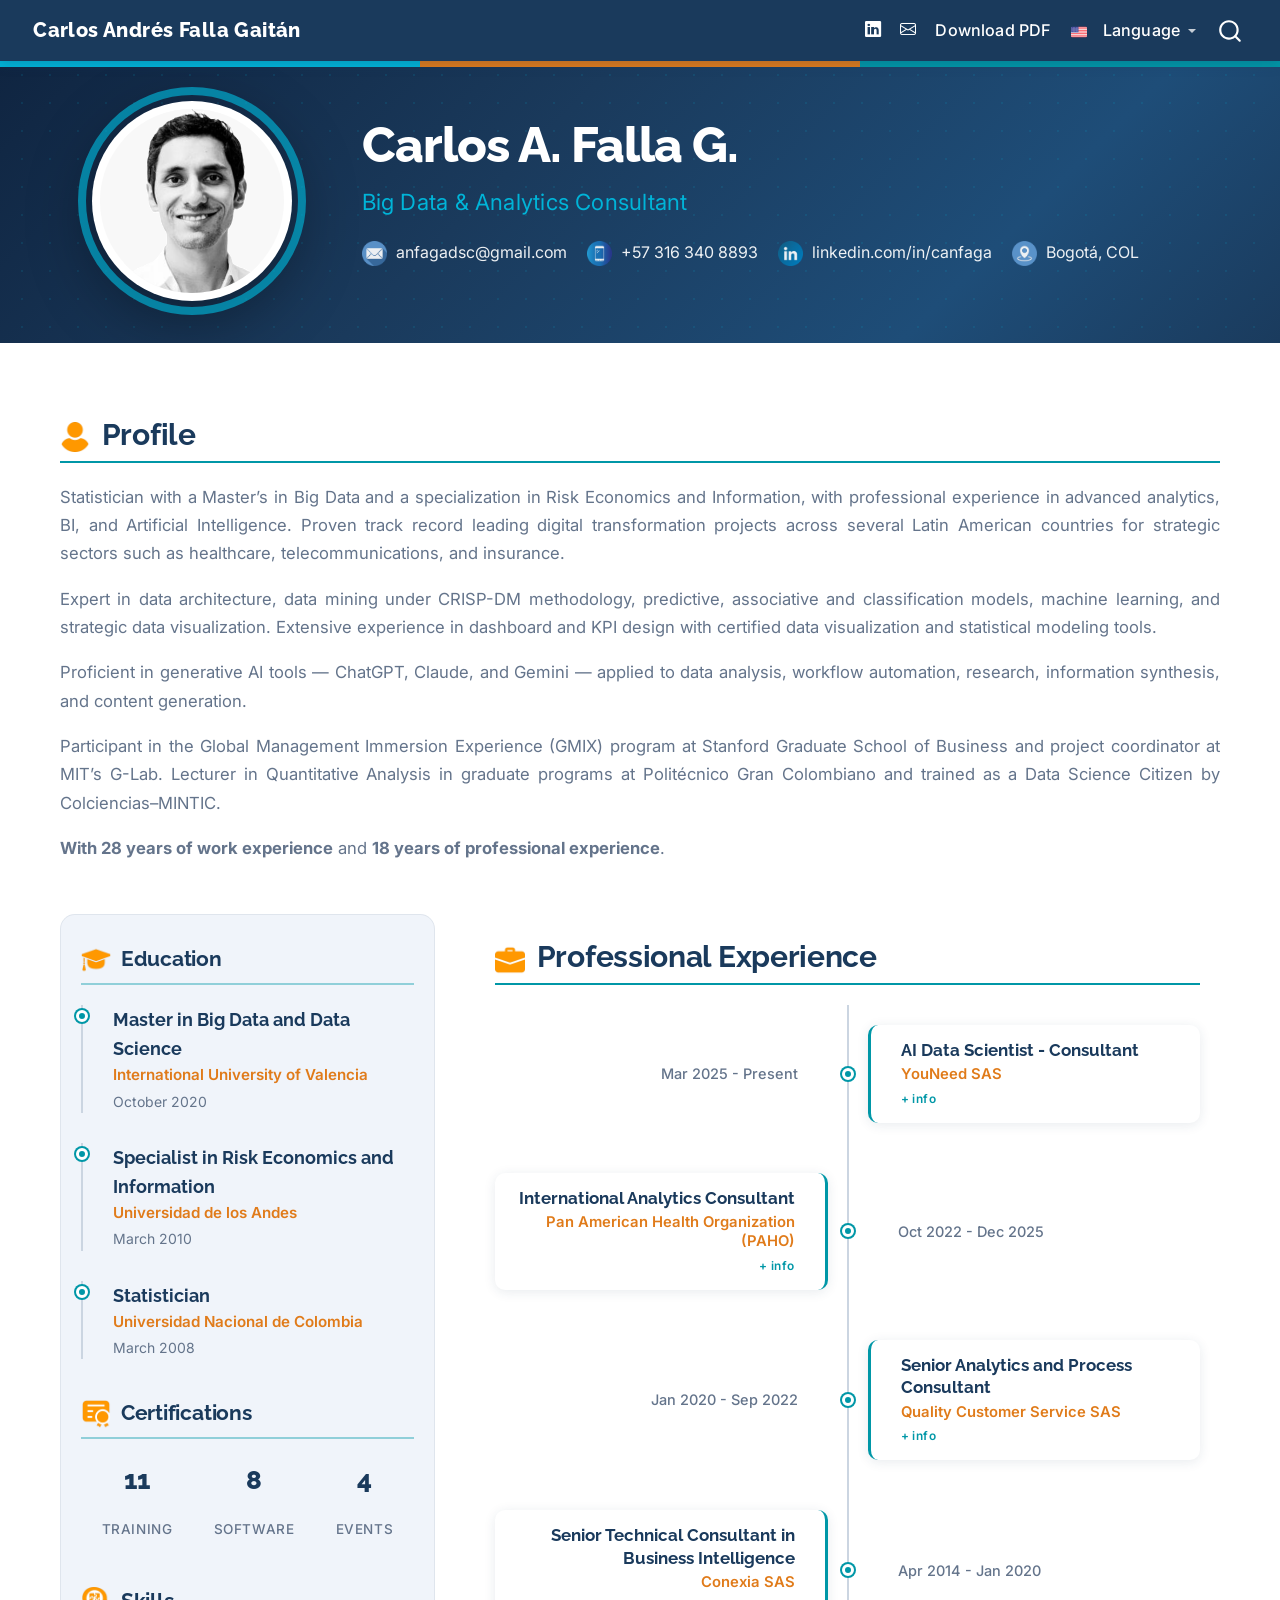
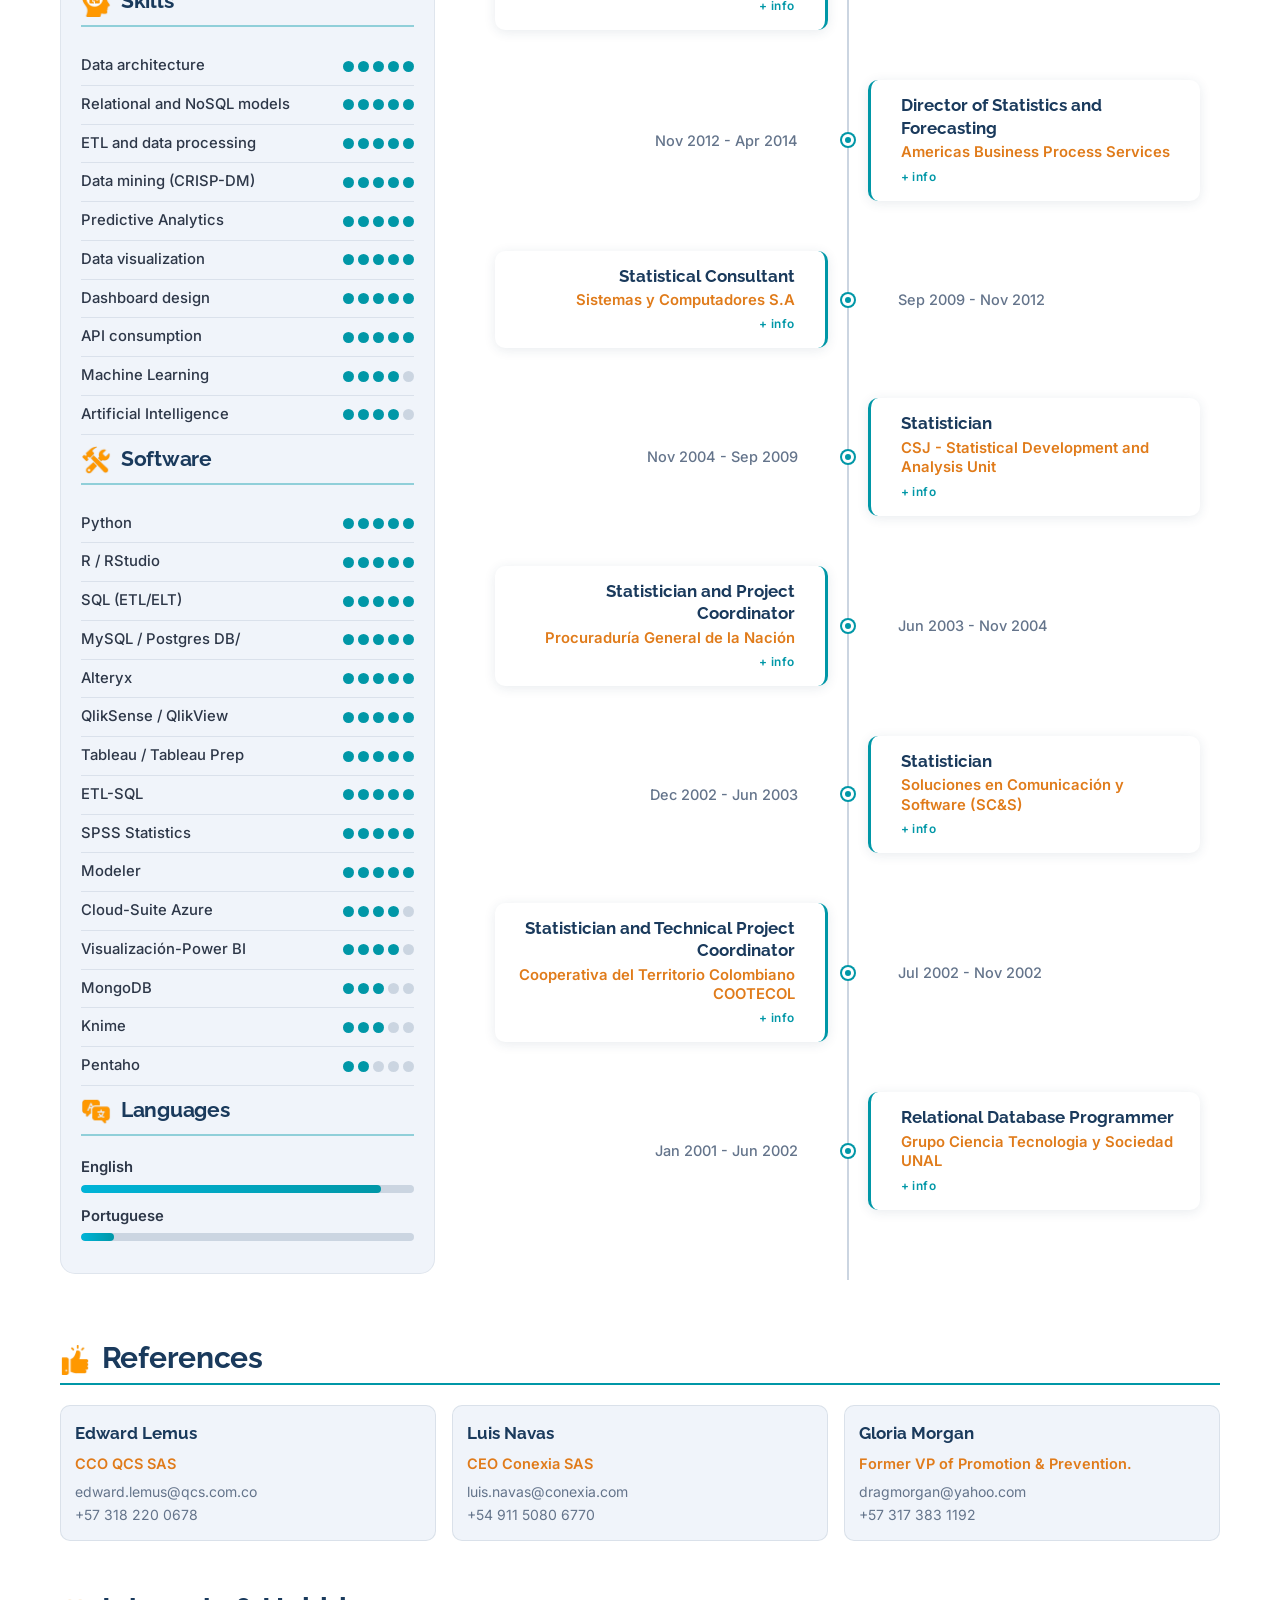
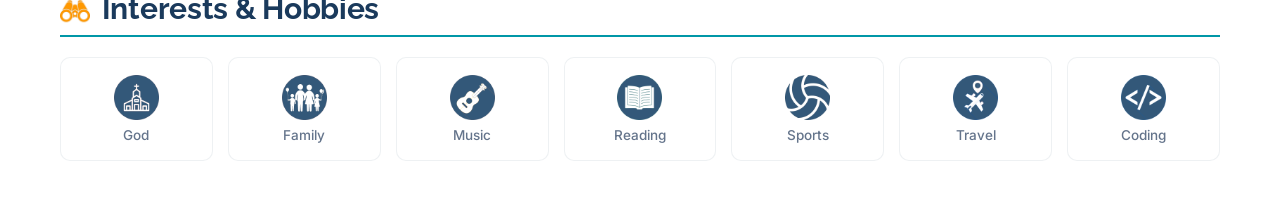
<file: docs/index-en.html>
<!DOCTYPE html>
<html xmlns="http://www.w3.org/1999/xhtml" lang="en" xml:lang="en"><head>

<meta charset="utf-8">
<meta name="generator" content="quarto-1.8.25">

<meta name="viewport" content="width=device-width, initial-scale=1.0, user-scalable=yes">


<title>Carlos Andrés Falla Gaitán</title>
<style>
code{white-space: pre-wrap;}
span.smallcaps{font-variant: small-caps;}
div.columns{display: flex; gap: min(4vw, 1.5em);}
div.column{flex: auto; overflow-x: auto;}
div.hanging-indent{margin-left: 1.5em; text-indent: -1.5em;}
ul.task-list{list-style: none;}
ul.task-list li input[type="checkbox"] {
  width: 0.8em;
  margin: 0 0.8em 0.2em -1em; /* quarto-specific, see https://github.com/quarto-dev/quarto-cli/issues/4556 */ 
  vertical-align: middle;
}
</style>


<script src="site_libs/quarto-nav/quarto-nav.js"></script>
<script src="site_libs/clipboard/clipboard.min.js"></script>
<script src="site_libs/quarto-search/autocomplete.umd.js"></script>
<script src="site_libs/quarto-search/fuse.min.js"></script>
<script src="site_libs/quarto-search/quarto-search.js"></script>
<meta name="quarto:offset" content="./">
<script src="site_libs/quarto-html/quarto.js" type="module"></script>
<script src="site_libs/quarto-html/tabsets/tabsets.js" type="module"></script>
<script src="site_libs/quarto-html/axe/axe-check.js" type="module"></script>
<script src="site_libs/quarto-html/popper.min.js"></script>
<script src="site_libs/quarto-html/tippy.umd.min.js"></script>
<script src="site_libs/quarto-html/anchor.min.js"></script>
<link href="site_libs/quarto-html/tippy.css" rel="stylesheet">
<link href="site_libs/quarto-html/quarto-syntax-highlighting-7b89279ff1a6dce999919e0e67d4d9ec.css" rel="stylesheet" id="quarto-text-highlighting-styles">
<script src="site_libs/bootstrap/bootstrap.min.js"></script>
<link href="site_libs/bootstrap/bootstrap-icons.css" rel="stylesheet">
<link href="site_libs/bootstrap/bootstrap-63a3c8f1da87caf94b233fd65d1059bc.min.css" rel="stylesheet" append-hash="true" id="quarto-bootstrap" data-mode="light">
<script id="quarto-search-options" type="application/json">{
  "location": "navbar",
  "copy-button": false,
  "collapse-after": 3,
  "panel-placement": "end",
  "type": "overlay",
  "limit": 50,
  "keyboard-shortcut": [
    "f",
    "/",
    "s"
  ],
  "show-item-context": false,
  "language": {
    "search-no-results-text": "No results",
    "search-matching-documents-text": "matching documents",
    "search-copy-link-title": "Copy link to search",
    "search-hide-matches-text": "Hide additional matches",
    "search-more-match-text": "more match in this document",
    "search-more-matches-text": "more matches in this document",
    "search-clear-button-title": "Clear",
    "search-text-placeholder": "",
    "search-detached-cancel-button-title": "Cancel",
    "search-submit-button-title": "Submit",
    "search-label": "Search"
  }
}</script>
<link rel="preconnect" href="https://fonts.googleapis.com">
<link rel="preconnect" href="https://fonts.gstatic.com" crossorigin="">
<link href="https://fonts.googleapis.com/css2?family=Raleway:wght@400;600;700;800&amp;family=Inter:ital,wght@0,400;0,500;0,600;1,400&amp;display=swap" rel="stylesheet">


<link rel="stylesheet" href="styles.css">
</head>

<body class="nav-fixed fullcontent quarto-light">

<div id="quarto-search-results"></div>
  <header id="quarto-header" class="headroom fixed-top">
    <nav class="navbar navbar-expand-lg " data-bs-theme="dark">
      <div class="navbar-container container-fluid">
      <div class="navbar-brand-container mx-auto">
    <a href="./index.html" class="navbar-brand navbar-brand-logo">
    </a>
    <a class="navbar-brand" href="./index.html">
    <span class="navbar-title">Carlos Andrés Falla Gaitán</span>
    </a>
  </div>
            <div id="quarto-search" class="" title="Search"></div>
          <button class="navbar-toggler" type="button" data-bs-toggle="collapse" data-bs-target="#navbarCollapse" aria-controls="navbarCollapse" role="menu" aria-expanded="false" aria-label="Toggle navigation" onclick="if (window.quartoToggleHeadroom) { window.quartoToggleHeadroom(); }">
  <span class="navbar-toggler-icon"></span>
</button>
          <div class="collapse navbar-collapse" id="navbarCollapse">
            <ul class="navbar-nav navbar-nav-scroll ms-auto">
  <li class="nav-item compact">
    <a class="nav-link" href="https://www.linkedin.com/in/canfaga"> <i class="bi bi-linkedin" role="img">
</i> 
<span class="menu-text"></span></a>
  </li>  
  <li class="nav-item compact">
    <a class="nav-link" href="mailto:anfagadsc@gmail.com"> <i class="bi bi-envelope" role="img">
</i> 
<span class="menu-text"></span></a>
  </li>  
  <li class="nav-item">
    <a class="nav-link" href="./index.pdf"> 
<span class="menu-text">Descargar PDF</span></a>
  </li>  
  <li class="nav-item dropdown ">
    <a class="nav-link dropdown-toggle" href="#" id="nav-menu-idioma" role="link" data-bs-toggle="dropdown" aria-expanded="false">
 <span class="menu-text">🌐 Idioma</span>
    </a>
    <ul class="dropdown-menu dropdown-menu-end" aria-labelledby="nav-menu-idioma">    
        <li>
    <a class="dropdown-item" href="./index-en.html">
 <span class="dropdown-text">English</span></a>
  </li>  
        <li>
    <a class="dropdown-item" href="./index-pt.html">
 <span class="dropdown-text">Português</span></a>
  </li>  
    </ul>
  </li>
</ul>
          </div> <!-- /navcollapse -->
            <div class="quarto-navbar-tools">
</div>
      </div> <!-- /container-fluid -->
    </nav>
</header>
<!-- content -->
<div id="quarto-content" class="quarto-container page-layout-custom page-navbar">
<!-- sidebar -->
<!-- margin-sidebar -->
<!-- main -->




<div class="hero-section">
<div class="hero-content">
<p><img src="images/carlos-profile.jpg" class="profile-image"></p>
<section id="carlos-a.-falla-g." class="level1 hero-text">
<h1>Carlos A. Falla G.</h1>
<div class="subtitle">
<p>Big Data &amp; Analytics Consultant</p>
</div>
<div class="contact-info">
<div class="contact-item">
<p><img src="images/email.png" class="contact-icon"> anfagadsc@gmail.com</p>
</div>
<div class="contact-item">
<p><img src="images/smartphone.png" class="contact-icon"> +57 316 340 8893</p>
</div>
<div class="contact-item">
<p><img src="images/linkedin.png" class="contact-icon"> linkedin.com/in/canfaga</p>
</div>
<div class="contact-item">
<p><img src="images/location.png" class="contact-icon"> Bogotá, COL</p>
</div>
</div>
</section>
</div>
</div>
<div class="cv-container">
<section id="profile" class="level2">
<h2 data-anchor-id="profile"><img src="images/profile.png" class="section-icon"> Profile</h2>
<div class="perfil-texto">
<p>Statistician with a Master’s in Big Data and a specialization in Risk Economics and Information, with professional experience in advanced analytics, BI, and Artificial Intelligence. Proven track record leading digital transformation projects across several Latin American countries for strategic sectors such as healthcare, telecommunications, and insurance.</p>
<p>Expert in data architecture, data mining under CRISP-DM methodology, predictive, associative and classification models, machine learning, and strategic data visualization. Extensive experience in dashboard and KPI design with certified data visualization and statistical modeling tools.</p>
<p>Proficient in generative AI tools — ChatGPT, Claude, and Gemini — applied to data analysis, workflow automation, research, information synthesis, and content generation.</p>
<p>Participant in the Global Management Immersion Experience (GMIX) program at Stanford Graduate School of Business and project coordinator at MIT’s G-Lab. Lecturer in Quantitative Analysis in graduate programs at Politécnico Gran Colombiano and trained as a Data Science Citizen by Colciencias–MINTIC.</p>
<p><strong>With 28 years of work experience</strong> and <strong>18 years of professional experience</strong>.</p>
</div>
</section>
<div class="two-column">
<div class="sidebar">
<section id="education" class="level2">
<h2 data-anchor-id="education"><img src="images/education.png" class="section-icon"> Education</h2>
<div class="education-item">
<div class="education-title">
Master in Big Data and Data Science
</div>
<div class="education-institution">
International University of Valencia
</div>
<div class="education-date">
October 2020
</div>
</div>
<div class="education-item">
<div class="education-title">
Specialist in Risk Economics and Information
</div>
<div class="education-institution">
Universidad de los Andes
</div>
<div class="education-date">
March 2010
</div>
</div>
<div class="education-item">
<div class="education-title">
Statistician
</div>
<div class="education-institution">
Universidad Nacional de Colombia
</div>
<div class="education-date">
March 2008
</div>
</div>
</section>
<section id="certifications" class="level2">
<h2 data-anchor-id="certifications"><img src="images/certificate.png" class="section-icon"> Certifications</h2>
<div class="cert-stats">
<div class="cert-stat">
<div class="cert-number">
<p>11</p>
</div>
<div class="cert-label">
<p>Training</p>
</div>
</div>
<div class="cert-stat">
<div class="cert-number">
<p>8</p>
</div>
<div class="cert-label">
<p>Software</p>
</div>
</div>
<div class="cert-stat">
<div class="cert-number">
<p>4</p>
</div>
<div class="cert-label">
<p>Events</p>
</div>
</div>
</div>
</section>
<section id="skills" class="level2">
<h2 data-anchor-id="skills"><img src="images/skills.png" class="section-icon"> Skills</h2>
<div class="software-item">
<span class="software-name"> Data architecture </span>
<div class="level-dots">
<div class="dot">

</div>
<div class="dot">

</div>
<div class="dot">

</div>
<div class="dot">

</div>
<div class="dot">

</div>
</div>
</div>
<div class="software-item">
<span class="software-name"> Relational and NoSQL models </span>
<div class="level-dots">
<div class="dot">

</div>
<div class="dot">

</div>
<div class="dot">

</div>
<div class="dot">

</div>
<div class="dot">

</div>
</div>
</div>
<div class="software-item">
<span class="software-name"> ETL and data processing </span>
<div class="level-dots">
<div class="dot">

</div>
<div class="dot">

</div>
<div class="dot">

</div>
<div class="dot">

</div>
<div class="dot">

</div>
</div>
</div>
<div class="software-item">
<span class="software-name"> Data mining (CRISP-DM) </span>
<div class="level-dots">
<div class="dot">

</div>
<div class="dot">

</div>
<div class="dot">

</div>
<div class="dot">

</div>
<div class="dot">

</div>
</div>
</div>
<div class="software-item">
<span class="software-name"> Predictive Analytics </span>
<div class="level-dots">
<div class="dot">

</div>
<div class="dot">

</div>
<div class="dot">

</div>
<div class="dot">

</div>
<div class="dot">

</div>
</div>
</div>
<div class="software-item">
<span class="software-name"> Data visualization </span>
<div class="level-dots">
<div class="dot">

</div>
<div class="dot">

</div>
<div class="dot">

</div>
<div class="dot">

</div>
<div class="dot">

</div>
</div>
</div>
<div class="software-item">
<span class="software-name"> Dashboard design </span>
<div class="level-dots">
<div class="dot">

</div>
<div class="dot">

</div>
<div class="dot">

</div>
<div class="dot">

</div>
<div class="dot">

</div>
</div>
</div>
<div class="software-item">
<span class="software-name"> API consumption </span>
<div class="level-dots">
<div class="dot">

</div>
<div class="dot">

</div>
<div class="dot">

</div>
<div class="dot">

</div>
<div class="dot">

</div>
</div>
</div>
<div class="software-item">
<span class="software-name"> Machine Learning </span>
<div class="level-dots">
<div class="dot">

</div>
<div class="dot">

</div>
<div class="dot">

</div>
<div class="dot">

</div>
<div class="dot empty">

</div>
</div>
</div>
<div class="software-item">
<span class="software-name"> Artificial Intelligence </span>
<div class="level-dots">
<div class="dot">

</div>
<div class="dot">

</div>
<div class="dot">

</div>
<div class="dot">

</div>
<div class="dot empty">

</div>
</div>
</div>
</section>
<section id="software" class="level2">
<h2 data-anchor-id="software"><img src="images/tools.png" class="section-icon"> Software</h2>
<div class="software-item">
<span class="software-name"> Python </span>
<div class="level-dots">
<div class="dot">

</div>
<div class="dot">

</div>
<div class="dot">

</div>
<div class="dot">

</div>
<div class="dot">

</div>
</div>
</div>
<div class="software-item">
<span class="software-name"> R / RStudio </span>
<div class="level-dots">
<div class="dot">

</div>
<div class="dot">

</div>
<div class="dot">

</div>
<div class="dot">

</div>
<div class="dot">

</div>
</div>
</div>
<div class="software-item">
<span class="software-name"> SQL (ETL/ELT) </span>
<div class="level-dots">
<div class="dot">

</div>
<div class="dot">

</div>
<div class="dot">

</div>
<div class="dot">

</div>
<div class="dot">

</div>
</div>
</div>
<div class="software-item">
<span class="software-name"> MySQL / Postgres DB/ </span>
<div class="level-dots">
<div class="dot">

</div>
<div class="dot">

</div>
<div class="dot">

</div>
<div class="dot">

</div>
<div class="dot">

</div>
</div>
</div>
<div class="software-item">
<span class="software-name"> Alteryx </span>
<div class="level-dots">
<div class="dot">

</div>
<div class="dot">

</div>
<div class="dot">

</div>
<div class="dot">

</div>
<div class="dot">

</div>
</div>
</div>
<div class="software-item">
<span class="software-name"> QlikSense / QlikView </span>
<div class="level-dots">
<div class="dot">

</div>
<div class="dot">

</div>
<div class="dot">

</div>
<div class="dot">

</div>
<div class="dot">

</div>
</div>
</div>
<div class="software-item">
<span class="software-name"> Tableau / Tableau Prep </span>
<div class="level-dots">
<div class="dot">

</div>
<div class="dot">

</div>
<div class="dot">

</div>
<div class="dot">

</div>
<div class="dot">

</div>
</div>
</div>
<div class="software-item">
<span class="software-name"> ETL-SQL </span>
<div class="level-dots">
<div class="dot">

</div>
<div class="dot">

</div>
<div class="dot">

</div>
<div class="dot">

</div>
<div class="dot">

</div>
</div>
</div>
<div class="software-item">
<span class="software-name"> SPSS Statistics </span>
<div class="level-dots">
<div class="dot">

</div>
<div class="dot">

</div>
<div class="dot">

</div>
<div class="dot">

</div>
<div class="dot">

</div>
</div>
</div>
<div class="software-item">
<span class="software-name"> Modeler </span>
<div class="level-dots">
<div class="dot">

</div>
<div class="dot">

</div>
<div class="dot">

</div>
<div class="dot">

</div>
<div class="dot">

</div>
</div>
</div>
<div class="software-item">
<span class="software-name"> Cloud-Suite Azure </span>
<div class="level-dots">
<div class="dot">

</div>
<div class="dot">

</div>
<div class="dot">

</div>
<div class="dot">

</div>
<div class="dot empty">

</div>
</div>
</div>
<div class="software-item">
<span class="software-name"> Visualización-Power BI </span>
<div class="level-dots">
<div class="dot">

</div>
<div class="dot">

</div>
<div class="dot">

</div>
<div class="dot">

</div>
<div class="dot empty">

</div>
</div>
</div>
<div class="software-item">
<span class="software-name"> MongoDB </span>
<div class="level-dots">
<div class="dot">

</div>
<div class="dot">

</div>
<div class="dot">

</div>
<div class="dot empty">

</div>
<div class="dot empty">

</div>
</div>
</div>
<div class="software-item">
<span class="software-name"> Knime </span>
<div class="level-dots">
<div class="dot">

</div>
<div class="dot">

</div>
<div class="dot">

</div>
<div class="dot empty">

</div>
<div class="dot empty">

</div>
</div>
</div>
<div class="software-item">
<span class="software-name"> Pentaho </span>
<div class="level-dots">
<div class="dot">

</div>
<div class="dot">

</div>
<div class="dot empty">

</div>
<div class="dot empty">

</div>
<div class="dot empty">

</div>
</div>
</div>
</section>
<section id="languages" class="level2">
<h2 data-anchor-id="languages"><img src="images/languages.png" class="section-icon"> Languages</h2>
<div class="lang-container">
<div class="lang-label">
English
</div>
<div class="lang-bar-bg">
<div class="lang-bar-fill" style="width:90%;">

</div>
</div>
</div>
<div class="lang-container">
<div class="lang-label">
Portuguese
</div>
<div class="lang-bar-bg">
<div class="lang-bar-fill" style="width:10%;">

</div>
</div>
</div>
</section>
</div>
<section id="professional-experience" class="level2 main-content">
<h2 data-anchor-id="professional-experience"><img src="images/experience.png" class="section-icon"> Professional Experience</h2>
<div class="experience-timeline">
<div class="experience-item experience-clickable" data-exp-idx="0" data-exp="{&quot;cargo&quot;:&quot;AI Data Scientist - Consultant&quot;,&quot;empresa&quot;:&quot;YouNeed SAS&quot;,&quot;fecha&quot;:&quot;Mar 2025 - Present&quot;,&quot;descripcion&quot;:&quot;Responsible for data mining and analytics processes, coordinating projects\nfocused on generating added value for clients from their information.\n&quot;,&quot;responsabilidades&quot;:[&quot;Develop predictive models with Python and scikit-learn&quot;,&quot;Design ETL pipelines for real-time data processing&quot;,&quot;Present findings to executive teams and clients&quot;,&quot;Automation of audit processes with AI assistance&quot;],&quot;logros&quot;:[&quot;In progress ...&quot;,&quot;&quot;],&quot;tecnologias&quot;:[&quot;Open AI&quot;,&quot;Claude&quot;,&quot;Python&quot;,&quot;R&quot;,&quot;Azure DevOps&quot;,&quot;SQL&quot;,&quot;Shiny&quot;,&quot;MongoDB&quot;,&quot;Alteryx&quot;,&quot;Postgres&quot;]}">
<div class="experience-date">
Mar 2025 - Present
</div>
<div class="experience-content">
<div class="experience-title">
AI Data Scientist - Consultant
</div>
<div class="experience-company">
YouNeed SAS
</div>
<div class="exp-more-hint">
+ info
</div>
</div>
</div>
<div class="experience-item experience-clickable" data-exp-idx="1" data-exp="{&quot;cargo&quot;:&quot;International Analytics Consultant&quot;,&quot;empresa&quot;:&quot;Pan American Health Organization (PAHO)&quot;,&quot;fecha&quot;:&quot;Oct 2022 - Dec 2025&quot;,&quot;descripcion&quot;:&quot;In progress ...\n&quot;,&quot;responsabilidades&quot;:[&quot;In progress ...&quot;],&quot;logros&quot;:[&quot;In progress ...&quot;],&quot;tecnologias&quot;:[&quot;R&quot;,&quot;Python&quot;,&quot;Shiny&quot;,&quot;MongoDB&quot;,&quot;SQL&quot;,&quot;Postgres&quot;,&quot;ArGis&quot;,&quot;Alteryx&quot;]}">
<div class="experience-date">
Oct 2022 - Dec 2025
</div>
<div class="experience-content">
<div class="experience-title">
International Analytics Consultant
</div>
<div class="experience-company">
Pan American Health Organization (PAHO)
</div>
<div class="exp-more-hint">
+ info
</div>
</div>
</div>
<div class="experience-item experience-clickable" data-exp-idx="2" data-exp="{&quot;cargo&quot;:&quot;Senior Analytics and Process Consultant&quot;,&quot;empresa&quot;:&quot;Quality Customer Service SAS&quot;,&quot;fecha&quot;:&quot;Jan 2020 - Sep 2022&quot;,&quot;descripcion&quot;:&quot;Head of the analytics group and automated solutions development.\n&quot;,&quot;responsabilidades&quot;:[&quot;Data analysis, modeling and visualization across client processes for effective and proactive decision-making.&quot;],&quot;logros&quot;:[&quot;&quot;],&quot;tecnologias&quot;:[&quot;R&quot;,&quot;Alteryx&quot;,&quot;Tableau&quot;,&quot;Tableau Prep&quot;,&quot;Power BI&quot;,&quot;QlikSense&quot;]}">
<div class="experience-date">
Jan 2020 - Sep 2022
</div>
<div class="experience-content">
<div class="experience-title">
Senior Analytics and Process Consultant
</div>
<div class="experience-company">
Quality Customer Service SAS
</div>
<div class="exp-more-hint">
+ info
</div>
</div>
</div>
<div class="experience-item experience-clickable" data-exp-idx="3" data-exp="{&quot;cargo&quot;:&quot;Senior Technical Consultant in Business Intelligence&quot;,&quot;empresa&quot;:&quot;Conexia SAS&quot;,&quot;fecha&quot;:&quot;Apr 2014 - Jan 2020&quot;,&quot;descripcion&quot;:&quot;Generating value for clients through the development of indicator systems for process evaluation and monitoring.\n&quot;,&quot;responsabilidades&quot;:[&quot;Coordination of the business intelligence group, building monitoring dashboards under QlikView and Qlik Sense.&quot;,&quot;Director of research teams working annually with Stanford Graduate School of Business (GMIX) and MIT (G-Lab).&quot;],&quot;logros&quot;:[&quot;Led the company into the world of Analytics and the construction of a baseline indicator system.&quot;,&quot;Enhanced client process monitoring and control capabilities.&quot;],&quot;tecnologias&quot;:[&quot;QlikSense&quot;,&quot;QlikView&quot;]}">
<div class="experience-date">
Apr 2014 - Jan 2020
</div>
<div class="experience-content">
<div class="experience-title">
Senior Technical Consultant in Business Intelligence
</div>
<div class="experience-company">
Conexia SAS
</div>
<div class="exp-more-hint">
+ info
</div>
</div>
</div>
<div class="experience-item experience-clickable" data-exp-idx="4" data-exp="{&quot;cargo&quot;:&quot;Director of Statistics and Forecasting&quot;,&quot;empresa&quot;:&quot;Americas Business Process Services&quot;,&quot;fecha&quot;:&quot;Nov 2012 - Apr 2014&quot;,&quot;descripcion&quot;:&quot;Responsible for forecasting, planning, scheduling and real-time management (RTM) of resources dedicated to client campaigns.\n&quot;,&quot;responsabilidades&quot;:[&quot;Establish and enforce forecasting, planning, scheduling and RTM procedures.&quot;,&quot;Generate added value through data mining and analytics tools.&quot;,&quot;Determine future transaction volumes and average handling times using predictive statistical modeling.&quot;,&quot;Manage operational team time and resources through scheduling and forecasting.&quot;],&quot;logros&quot;:[&quot;Timeliness and quality of reports.&quot;,&quot;Client satisfaction.&quot;,&quot;Achievement of forecast accuracy KPIs.&quot;],&quot;tecnologias&quot;:[&quot;QlikSense&quot;,&quot;Project&quot;,&quot;R&quot;]}">
<div class="experience-date">
Nov 2012 - Apr 2014
</div>
<div class="experience-content">
<div class="experience-title">
Director of Statistics and Forecasting
</div>
<div class="experience-company">
Americas Business Process Services
</div>
<div class="exp-more-hint">
+ info
</div>
</div>
</div>
<div class="experience-item experience-clickable" data-exp-idx="5" data-exp="{&quot;cargo&quot;:&quot;Statistical Consultant&quot;,&quot;empresa&quot;:&quot;Sistemas y Computadores S.A&quot;,&quot;fecha&quot;:&quot;Sep 2009 - Nov 2012&quot;,&quot;descripcion&quot;:&quot;KPO services with high-level data analysis tasks based on statistical techniques, research and consulting; directly to client Vice-Presidencies and Management.\n&quot;,&quot;responsabilidades&quot;:[&quot;Customer segmentation for commercial, preventive and financial strategy development.&quot;,&quot;Statistical design strategies aligned with business needs to generate added value.&quot;,&quot;Ongoing advisory to the company through analytical results for decision-making.&quot;,&quot;Development and tracking of indicators and rates for each area of work.&quot;],&quot;logros&quot;:[&quot;&quot;],&quot;tecnologias&quot;:[&quot;SPSS&quot;,&quot;Clementine (Modeler)&quot;]}">
<div class="experience-date">
Sep 2009 - Nov 2012
</div>
<div class="experience-content">
<div class="experience-title">
Statistical Consultant
</div>
<div class="experience-company">
Sistemas y Computadores S.A
</div>
<div class="exp-more-hint">
+ info
</div>
</div>
</div>
<div class="experience-item experience-clickable" data-exp-idx="6" data-exp="{&quot;cargo&quot;:&quot;Statistician&quot;,&quot;empresa&quot;:&quot;CSJ - Statistical Development and Analysis Unit&quot;,&quot;fecha&quot;:&quot;Nov 2004 - Sep 2009&quot;,&quot;descripcion&quot;:&quot;Processing, querying and analysis of information related to the management of judicial processes reported by courts across the country.\n&quot;,&quot;responsabilidades&quot;:[&quot;Processing and analysis of judicial process management data across the country.&quot;,&quot;Oversight of methodology and model development projects for judicial management.&quot;,&quot;Evaluation of judicial processes for sociodemographic characterization.&quot;,&quot;Development of sampling plans and procedural timing studies.&quot;],&quot;logros&quot;:[&quot;&quot;],&quot;tecnologias&quot;:[&quot;Microsoft Access&quot;,&quot;SQL&quot;,&quot;SPSS&quot;,&quot;Clementine (Modeler)&quot;]}">
<div class="experience-date">
Nov 2004 - Sep 2009
</div>
<div class="experience-content">
<div class="experience-title">
Statistician
</div>
<div class="experience-company">
CSJ - Statistical Development and Analysis Unit
</div>
<div class="exp-more-hint">
+ info
</div>
</div>
</div>
<div class="experience-item experience-clickable" data-exp-idx="7" data-exp="{&quot;cargo&quot;:&quot;Statistician and Project Coordinator&quot;,&quot;empresa&quot;:&quot;Procuraduría General de la Nación&quot;,&quot;fecha&quot;:&quot;Jun 2003 - Nov 2004&quot;,&quot;descripcion&quot;:&quot;Analysis of management and performance information for staff of the Procuraduría General at the national level.\n&quot;,&quot;responsabilidades&quot;:[&quot;&quot;],&quot;logros&quot;:[&quot;&quot;],&quot;tecnologias&quot;:[&quot;Microsoft Access&quot;,&quot;Microsoft Excel&quot;,&quot;SQL&quot;]}">
<div class="experience-date">
Jun 2003 - Nov 2004
</div>
<div class="experience-content">
<div class="experience-title">
Statistician and Project Coordinator
</div>
<div class="experience-company">
Procuraduría General de la Nación
</div>
<div class="exp-more-hint">
+ info
</div>
</div>
</div>
<div class="experience-item experience-clickable" data-exp-idx="8" data-exp="{&quot;cargo&quot;:&quot;Statistician&quot;,&quot;empresa&quot;:&quot;Soluciones en Comunicación y Software (SC&amp;S)&quot;,&quot;fecha&quot;:&quot;Dec 2002 - Jun 2003&quot;,&quot;descripcion&quot;:&quot;Quality control of information reported to the Energy and Gas Regulation Commission (CREG) by generating and distributing companies; querying, filtering and statistical analysis of said information.\n&quot;,&quot;responsabilidades&quot;:[&quot;&quot;],&quot;logros&quot;:[&quot;&quot;],&quot;tecnologias&quot;:[&quot;R&quot;,&quot;Microsoft Excel&quot;]}">
<div class="experience-date">
Dec 2002 - Jun 2003
</div>
<div class="experience-content">
<div class="experience-title">
Statistician
</div>
<div class="experience-company">
Soluciones en Comunicación y Software (SC&amp;S)
</div>
<div class="exp-more-hint">
+ info
</div>
</div>
</div>
<div class="experience-item experience-clickable" data-exp-idx="9" data-exp="{&quot;cargo&quot;:&quot;Statistician and Technical Project Coordinator&quot;,&quot;empresa&quot;:&quot;Cooperativa del Territorio Colombiano COOTECOL&quot;,&quot;fecha&quot;:&quot;Jul 2002 - Nov 2002&quot;,&quot;descripcion&quot;:&quot;Statistician and Technical Coordinator of the project \&quot;Strengthening the Informal Sector – Working Conditions in the Informal Automotive Mechanics Sector in Bogotá\&quot;.\n&quot;,&quot;responsabilidades&quot;:[&quot;&quot;],&quot;logros&quot;:[&quot;Diagnosis of the informal automotive mechanics sector in Bogotá with proposals for worker integration into the social security system, presented to the Ministry of Health.&quot;],&quot;tecnologias&quot;:[&quot;Survey design&quot;,&quot;R&quot;,&quot;SPSS&quot;]}">
<div class="experience-date">
Jul 2002 - Nov 2002
</div>
<div class="experience-content">
<div class="experience-title">
Statistician and Technical Project Coordinator
</div>
<div class="experience-company">
Cooperativa del Territorio Colombiano COOTECOL
</div>
<div class="exp-more-hint">
+ info
</div>
</div>
</div>
<div class="experience-item experience-clickable" data-exp-idx="10" data-exp="{&quot;cargo&quot;:&quot;Relational Database Programmer&quot;,&quot;empresa&quot;:&quot;Grupo Ciencia Tecnologia y Sociedad UNAL&quot;,&quot;fecha&quot;:&quot;Jan 2001 - Jun 2002&quot;,&quot;descripcion&quot;:&quot;Participation in the development of the tool that evaluated scientific and technological journals\nat the national level, and in the project \&quot;Construction of the Information System of the\nUniversidad Nacional de Colombia\&quot;.\n&quot;,&quot;responsabilidades&quot;:[&quot;Development of the Publindex 2001 statistical indicators module in Microsoft Access.&quot;,&quot;Development of an information system for efficient querying of research projects, researchers and results at Universidad Nacional.&quot;],&quot;logros&quot;:[&quot;Publindex 2001 successfully implemented as the official national scientific journal evaluation tool.&quot;],&quot;tecnologias&quot;:[&quot;Microsoft Access&quot;,&quot;Microsoft Excel&quot;,&quot;SQL&quot;]}">
<div class="experience-date">
Jan 2001 - Jun 2002
</div>
<div class="experience-content">
<div class="experience-title">
Relational Database Programmer
</div>
<div class="experience-company">
Grupo Ciencia Tecnologia y Sociedad UNAL
</div>
<div class="exp-more-hint">
+ info
</div>
</div>
</div>
<script>window.expLabels={description:"Role Description",responsibilities:"Responsibilities",achievements:"Achievements",technologies:"Technologies"};</script>
</div>
</section>
</div>
<section id="references" class="level2">
<h2 data-anchor-id="references"><img src="images/like.png" class="section-icon"> References</h2>
<div class="reference-grid">
<div class="reference-item">
<div class="reference-name">
Edward Lemus
</div>
<div class="reference-roll">
CCO QCS SAS
</div>
<div class="reference-contact">
edward.lemus@qcs.com.co
</div>
<div class="reference-contact">
+57 318 220 0678
</div>
</div>
<div class="reference-item">
<div class="reference-name">
Luis Navas
</div>
<div class="reference-roll">
CEO Conexia SAS
</div>
<div class="reference-contact">
luis.navas@conexia.com
</div>
<div class="reference-contact">
+54 911 5080 6770
</div>
</div>
<div class="reference-item">
<div class="reference-name">
Gloria Morgan
</div>
<div class="reference-roll">
Former VP of Promotion &amp; Prevention.
</div>
<div class="reference-contact">
dragmorgan@yahoo.com
</div>
<div class="reference-contact">
+57 317 383 1192
</div>
</div>
</div>
</section>
<section id="interests-hobbies" class="level2">
<h2 data-anchor-id="interests-hobbies"><img src="images/interests.png" class="section-icon"> Interests &amp; Hobbies</h2>
<div class="interest-grid">
<div class="interest-item">
<div class="interest-icon">
<img src="images/church.png" class="interest-icon">
</div>
<div class="interest-name">
God
</div>
</div>
<div class="interest-item">
<div class="interest-icon">
<img src="images/family.png" class="interest-icon">
</div>
<div class="interest-name">
Family
</div>
</div>
<div class="interest-item">
<div class="interest-icon">
<img src="images/guitar.png" class="interest-icon">
</div>
<div class="interest-name">
Music
</div>
</div>
<div class="interest-item">
<div class="interest-icon">
<img src="images/reading.png" class="interest-icon">
</div>
<div class="interest-name">
Reading
</div>
</div>
<div class="interest-item">
<div class="interest-icon">
<img src="images/ball.png" class="interest-icon">
</div>
<div class="interest-name">
Sports
</div>
</div>
<div class="interest-item">
<div class="interest-icon">
<img src="images/traveling.png" class="interest-icon">
</div>
<div class="interest-name">
Travel
</div>
</div>
<div class="interest-item">
<div class="interest-icon">
<img src="images/programming.png" class="interest-icon">
</div>
<div class="interest-name">
Coding
</div>
</div>
</div>
</section>
</div>
<!-- ═══════════════════════════════════════════════════
     MODAL DE DETALLE DE EXPERIENCIA
     Se abre al hacer clic en una tarjeta de experiencia
     ═══════════════════════════════════════════════════ -->
<div id="exp-modal-overlay" class="modal-overlay">
<div class="modal-box" role="dialog" aria-modal="true">
<pre><code>&lt;!-- Header navy con cargo, empresa, fecha --&gt;
&lt;div class="modal-header"&gt;
  &lt;button class="modal-close" id="modal-close-btn" aria-label="Cerrar"&gt;&amp;#215;&lt;/button&gt;
  &lt;div id="modal-cargo"   class="modal-cargo"&gt;&lt;/div&gt;
  &lt;div id="modal-empresa" class="modal-empresa"&gt;&lt;/div&gt;
  &lt;div id="modal-fecha"   class="modal-fecha"&gt;&lt;/div&gt;
&lt;/div&gt;

&lt;!-- Cuerpo scrollable con las secciones --&gt;
&lt;div class="modal-body"&gt;

  &lt;div id="modal-desc-section" class="modal-section"&gt;
    &lt;div class="modal-section-label" id="modal-label-desc"&gt;&lt;/div&gt;
    &lt;div id="modal-descripcion" class="modal-description"&gt;&lt;/div&gt;
  &lt;/div&gt;

  &lt;div id="modal-resp-section" class="modal-section"&gt;
    &lt;div class="modal-section-label" id="modal-label-resp"&gt;&lt;/div&gt;
    &lt;ul id="modal-responsabilidades" class="modal-list modal-list-resp"&gt;&lt;/ul&gt;
  &lt;/div&gt;

  &lt;div id="modal-logros-section" class="modal-section"&gt;
    &lt;div class="modal-section-label" id="modal-label-logros"&gt;&lt;/div&gt;
    &lt;ul id="modal-logros" class="modal-list modal-list-logros"&gt;&lt;/ul&gt;
  &lt;/div&gt;

  &lt;div id="modal-tech-section" class="modal-section"&gt;
    &lt;div class="modal-section-label" id="modal-label-tech"&gt;&lt;/div&gt;
    &lt;div id="modal-tecnologias" class="modal-tags"&gt;&lt;/div&gt;
  &lt;/div&gt;

&lt;/div&gt;</code></pre>
</div>
</div>




<script id="quarto-html-after-body" type="application/javascript">
  window.document.addEventListener("DOMContentLoaded", function (event) {
    const icon = "";
    const anchorJS = new window.AnchorJS();
    anchorJS.options = {
      placement: 'right',
      icon: icon
    };
    anchorJS.add('.anchored');
    const isCodeAnnotation = (el) => {
      for (const clz of el.classList) {
        if (clz.startsWith('code-annotation-')) {                     
          return true;
        }
      }
      return false;
    }
    const onCopySuccess = function(e) {
      // button target
      const button = e.trigger;
      // don't keep focus
      button.blur();
      // flash "checked"
      button.classList.add('code-copy-button-checked');
      var currentTitle = button.getAttribute("title");
      button.setAttribute("title", "Copied!");
      let tooltip;
      if (window.bootstrap) {
        button.setAttribute("data-bs-toggle", "tooltip");
        button.setAttribute("data-bs-placement", "left");
        button.setAttribute("data-bs-title", "Copied!");
        tooltip = new bootstrap.Tooltip(button, 
          { trigger: "manual", 
            customClass: "code-copy-button-tooltip",
            offset: [0, -8]});
        tooltip.show();    
      }
      setTimeout(function() {
        if (tooltip) {
          tooltip.hide();
          button.removeAttribute("data-bs-title");
          button.removeAttribute("data-bs-toggle");
          button.removeAttribute("data-bs-placement");
        }
        button.setAttribute("title", currentTitle);
        button.classList.remove('code-copy-button-checked');
      }, 1000);
      // clear code selection
      e.clearSelection();
    }
    const getTextToCopy = function(trigger) {
      const outerScaffold = trigger.parentElement.cloneNode(true);
      const codeEl = outerScaffold.querySelector('code');
      for (const childEl of codeEl.children) {
        if (isCodeAnnotation(childEl)) {
          childEl.remove();
        }
      }
      return codeEl.innerText;
    }
    const clipboard = new window.ClipboardJS('.code-copy-button:not([data-in-quarto-modal])', {
      text: getTextToCopy
    });
    clipboard.on('success', onCopySuccess);
    if (window.document.getElementById('quarto-embedded-source-code-modal')) {
      const clipboardModal = new window.ClipboardJS('.code-copy-button[data-in-quarto-modal]', {
        text: getTextToCopy,
        container: window.document.getElementById('quarto-embedded-source-code-modal')
      });
      clipboardModal.on('success', onCopySuccess);
    }
      var localhostRegex = new RegExp(/^(?:http|https):\/\/localhost\:?[0-9]*\//);
      var mailtoRegex = new RegExp(/^mailto:/);
        var filterRegex = new RegExp('/' + window.location.host + '/');
      var isInternal = (href) => {
          return filterRegex.test(href) || localhostRegex.test(href) || mailtoRegex.test(href);
      }
      // Inspect non-navigation links and adorn them if external
     var links = window.document.querySelectorAll('a[href]:not(.nav-link):not(.navbar-brand):not(.toc-action):not(.sidebar-link):not(.sidebar-item-toggle):not(.pagination-link):not(.no-external):not([aria-hidden]):not(.dropdown-item):not(.quarto-navigation-tool):not(.about-link)');
      for (var i=0; i<links.length; i++) {
        const link = links[i];
        if (!isInternal(link.href)) {
          // undo the damage that might have been done by quarto-nav.js in the case of
          // links that we want to consider external
          if (link.dataset.originalHref !== undefined) {
            link.href = link.dataset.originalHref;
          }
        }
      }
    function tippyHover(el, contentFn, onTriggerFn, onUntriggerFn) {
      const config = {
        allowHTML: true,
        maxWidth: 500,
        delay: 100,
        arrow: false,
        appendTo: function(el) {
            return el.parentElement;
        },
        interactive: true,
        interactiveBorder: 10,
        theme: 'quarto',
        placement: 'bottom-start',
      };
      if (contentFn) {
        config.content = contentFn;
      }
      if (onTriggerFn) {
        config.onTrigger = onTriggerFn;
      }
      if (onUntriggerFn) {
        config.onUntrigger = onUntriggerFn;
      }
      window.tippy(el, config); 
    }
    const noterefs = window.document.querySelectorAll('a[role="doc-noteref"]');
    for (var i=0; i<noterefs.length; i++) {
      const ref = noterefs[i];
      tippyHover(ref, function() {
        // use id or data attribute instead here
        let href = ref.getAttribute('data-footnote-href') || ref.getAttribute('href');
        try { href = new URL(href).hash; } catch {}
        const id = href.replace(/^#\/?/, "");
        const note = window.document.getElementById(id);
        if (note) {
          return note.innerHTML;
        } else {
          return "";
        }
      });
    }
    const xrefs = window.document.querySelectorAll('a.quarto-xref');
    const processXRef = (id, note) => {
      // Strip column container classes
      const stripColumnClz = (el) => {
        el.classList.remove("page-full", "page-columns");
        if (el.children) {
          for (const child of el.children) {
            stripColumnClz(child);
          }
        }
      }
      stripColumnClz(note)
      if (id === null || id.startsWith('sec-')) {
        // Special case sections, only their first couple elements
        const container = document.createElement("div");
        if (note.children && note.children.length > 2) {
          container.appendChild(note.children[0].cloneNode(true));
          for (let i = 1; i < note.children.length; i++) {
            const child = note.children[i];
            if (child.tagName === "P" && child.innerText === "") {
              continue;
            } else {
              container.appendChild(child.cloneNode(true));
              break;
            }
          }
          if (window.Quarto?.typesetMath) {
            window.Quarto.typesetMath(container);
          }
          return container.innerHTML
        } else {
          if (window.Quarto?.typesetMath) {
            window.Quarto.typesetMath(note);
          }
          return note.innerHTML;
        }
      } else {
        // Remove any anchor links if they are present
        const anchorLink = note.querySelector('a.anchorjs-link');
        if (anchorLink) {
          anchorLink.remove();
        }
        if (window.Quarto?.typesetMath) {
          window.Quarto.typesetMath(note);
        }
        if (note.classList.contains("callout")) {
          return note.outerHTML;
        } else {
          return note.innerHTML;
        }
      }
    }
    for (var i=0; i<xrefs.length; i++) {
      const xref = xrefs[i];
      tippyHover(xref, undefined, function(instance) {
        instance.disable();
        let url = xref.getAttribute('href');
        let hash = undefined; 
        if (url.startsWith('#')) {
          hash = url;
        } else {
          try { hash = new URL(url).hash; } catch {}
        }
        if (hash) {
          const id = hash.replace(/^#\/?/, "");
          const note = window.document.getElementById(id);
          if (note !== null) {
            try {
              const html = processXRef(id, note.cloneNode(true));
              instance.setContent(html);
            } finally {
              instance.enable();
              instance.show();
            }
          } else {
            // See if we can fetch this
            fetch(url.split('#')[0])
            .then(res => res.text())
            .then(html => {
              const parser = new DOMParser();
              const htmlDoc = parser.parseFromString(html, "text/html");
              const note = htmlDoc.getElementById(id);
              if (note !== null) {
                const html = processXRef(id, note);
                instance.setContent(html);
              } 
            }).finally(() => {
              instance.enable();
              instance.show();
            });
          }
        } else {
          // See if we can fetch a full url (with no hash to target)
          // This is a special case and we should probably do some content thinning / targeting
          fetch(url)
          .then(res => res.text())
          .then(html => {
            const parser = new DOMParser();
            const htmlDoc = parser.parseFromString(html, "text/html");
            const note = htmlDoc.querySelector('main.content');
            if (note !== null) {
              // This should only happen for chapter cross references
              // (since there is no id in the URL)
              // remove the first header
              if (note.children.length > 0 && note.children[0].tagName === "HEADER") {
                note.children[0].remove();
              }
              const html = processXRef(null, note);
              instance.setContent(html);
            } 
          }).finally(() => {
            instance.enable();
            instance.show();
          });
        }
      }, function(instance) {
      });
    }
        let selectedAnnoteEl;
        const selectorForAnnotation = ( cell, annotation) => {
          let cellAttr = 'data-code-cell="' + cell + '"';
          let lineAttr = 'data-code-annotation="' +  annotation + '"';
          const selector = 'span[' + cellAttr + '][' + lineAttr + ']';
          return selector;
        }
        const selectCodeLines = (annoteEl) => {
          const doc = window.document;
          const targetCell = annoteEl.getAttribute("data-target-cell");
          const targetAnnotation = annoteEl.getAttribute("data-target-annotation");
          const annoteSpan = window.document.querySelector(selectorForAnnotation(targetCell, targetAnnotation));
          const lines = annoteSpan.getAttribute("data-code-lines").split(",");
          const lineIds = lines.map((line) => {
            return targetCell + "-" + line;
          })
          let top = null;
          let height = null;
          let parent = null;
          if (lineIds.length > 0) {
              //compute the position of the single el (top and bottom and make a div)
              const el = window.document.getElementById(lineIds[0]);
              top = el.offsetTop;
              height = el.offsetHeight;
              parent = el.parentElement.parentElement;
            if (lineIds.length > 1) {
              const lastEl = window.document.getElementById(lineIds[lineIds.length - 1]);
              const bottom = lastEl.offsetTop + lastEl.offsetHeight;
              height = bottom - top;
            }
            if (top !== null && height !== null && parent !== null) {
              // cook up a div (if necessary) and position it 
              let div = window.document.getElementById("code-annotation-line-highlight");
              if (div === null) {
                div = window.document.createElement("div");
                div.setAttribute("id", "code-annotation-line-highlight");
                div.style.position = 'absolute';
                parent.appendChild(div);
              }
              div.style.top = top - 2 + "px";
              div.style.height = height + 4 + "px";
              div.style.left = 0;
              let gutterDiv = window.document.getElementById("code-annotation-line-highlight-gutter");
              if (gutterDiv === null) {
                gutterDiv = window.document.createElement("div");
                gutterDiv.setAttribute("id", "code-annotation-line-highlight-gutter");
                gutterDiv.style.position = 'absolute';
                const codeCell = window.document.getElementById(targetCell);
                const gutter = codeCell.querySelector('.code-annotation-gutter');
                gutter.appendChild(gutterDiv);
              }
              gutterDiv.style.top = top - 2 + "px";
              gutterDiv.style.height = height + 4 + "px";
            }
            selectedAnnoteEl = annoteEl;
          }
        };
        const unselectCodeLines = () => {
          const elementsIds = ["code-annotation-line-highlight", "code-annotation-line-highlight-gutter"];
          elementsIds.forEach((elId) => {
            const div = window.document.getElementById(elId);
            if (div) {
              div.remove();
            }
          });
          selectedAnnoteEl = undefined;
        };
          // Handle positioning of the toggle
      window.addEventListener(
        "resize",
        throttle(() => {
          elRect = undefined;
          if (selectedAnnoteEl) {
            selectCodeLines(selectedAnnoteEl);
          }
        }, 10)
      );
      function throttle(fn, ms) {
      let throttle = false;
      let timer;
        return (...args) => {
          if(!throttle) { // first call gets through
              fn.apply(this, args);
              throttle = true;
          } else { // all the others get throttled
              if(timer) clearTimeout(timer); // cancel #2
              timer = setTimeout(() => {
                fn.apply(this, args);
                timer = throttle = false;
              }, ms);
          }
        };
      }
        // Attach click handler to the DT
        const annoteDls = window.document.querySelectorAll('dt[data-target-cell]');
        for (const annoteDlNode of annoteDls) {
          annoteDlNode.addEventListener('click', (event) => {
            const clickedEl = event.target;
            if (clickedEl !== selectedAnnoteEl) {
              unselectCodeLines();
              const activeEl = window.document.querySelector('dt[data-target-cell].code-annotation-active');
              if (activeEl) {
                activeEl.classList.remove('code-annotation-active');
              }
              selectCodeLines(clickedEl);
              clickedEl.classList.add('code-annotation-active');
            } else {
              // Unselect the line
              unselectCodeLines();
              clickedEl.classList.remove('code-annotation-active');
            }
          });
        }
    const findCites = (el) => {
      const parentEl = el.parentElement;
      if (parentEl) {
        const cites = parentEl.dataset.cites;
        if (cites) {
          return {
            el,
            cites: cites.split(' ')
          };
        } else {
          return findCites(el.parentElement)
        }
      } else {
        return undefined;
      }
    };
    var bibliorefs = window.document.querySelectorAll('a[role="doc-biblioref"]');
    for (var i=0; i<bibliorefs.length; i++) {
      const ref = bibliorefs[i];
      const citeInfo = findCites(ref);
      if (citeInfo) {
        tippyHover(citeInfo.el, function() {
          var popup = window.document.createElement('div');
          citeInfo.cites.forEach(function(cite) {
            var citeDiv = window.document.createElement('div');
            citeDiv.classList.add('hanging-indent');
            citeDiv.classList.add('csl-entry');
            var biblioDiv = window.document.getElementById('ref-' + cite);
            if (biblioDiv) {
              citeDiv.innerHTML = biblioDiv.innerHTML;
            }
            popup.appendChild(citeDiv);
          });
          return popup.innerHTML;
        });
      }
    }
  });
  </script>
</div> <!-- /content -->
<script src="navbar-i18n.js"></script>




</body></html>
</file>
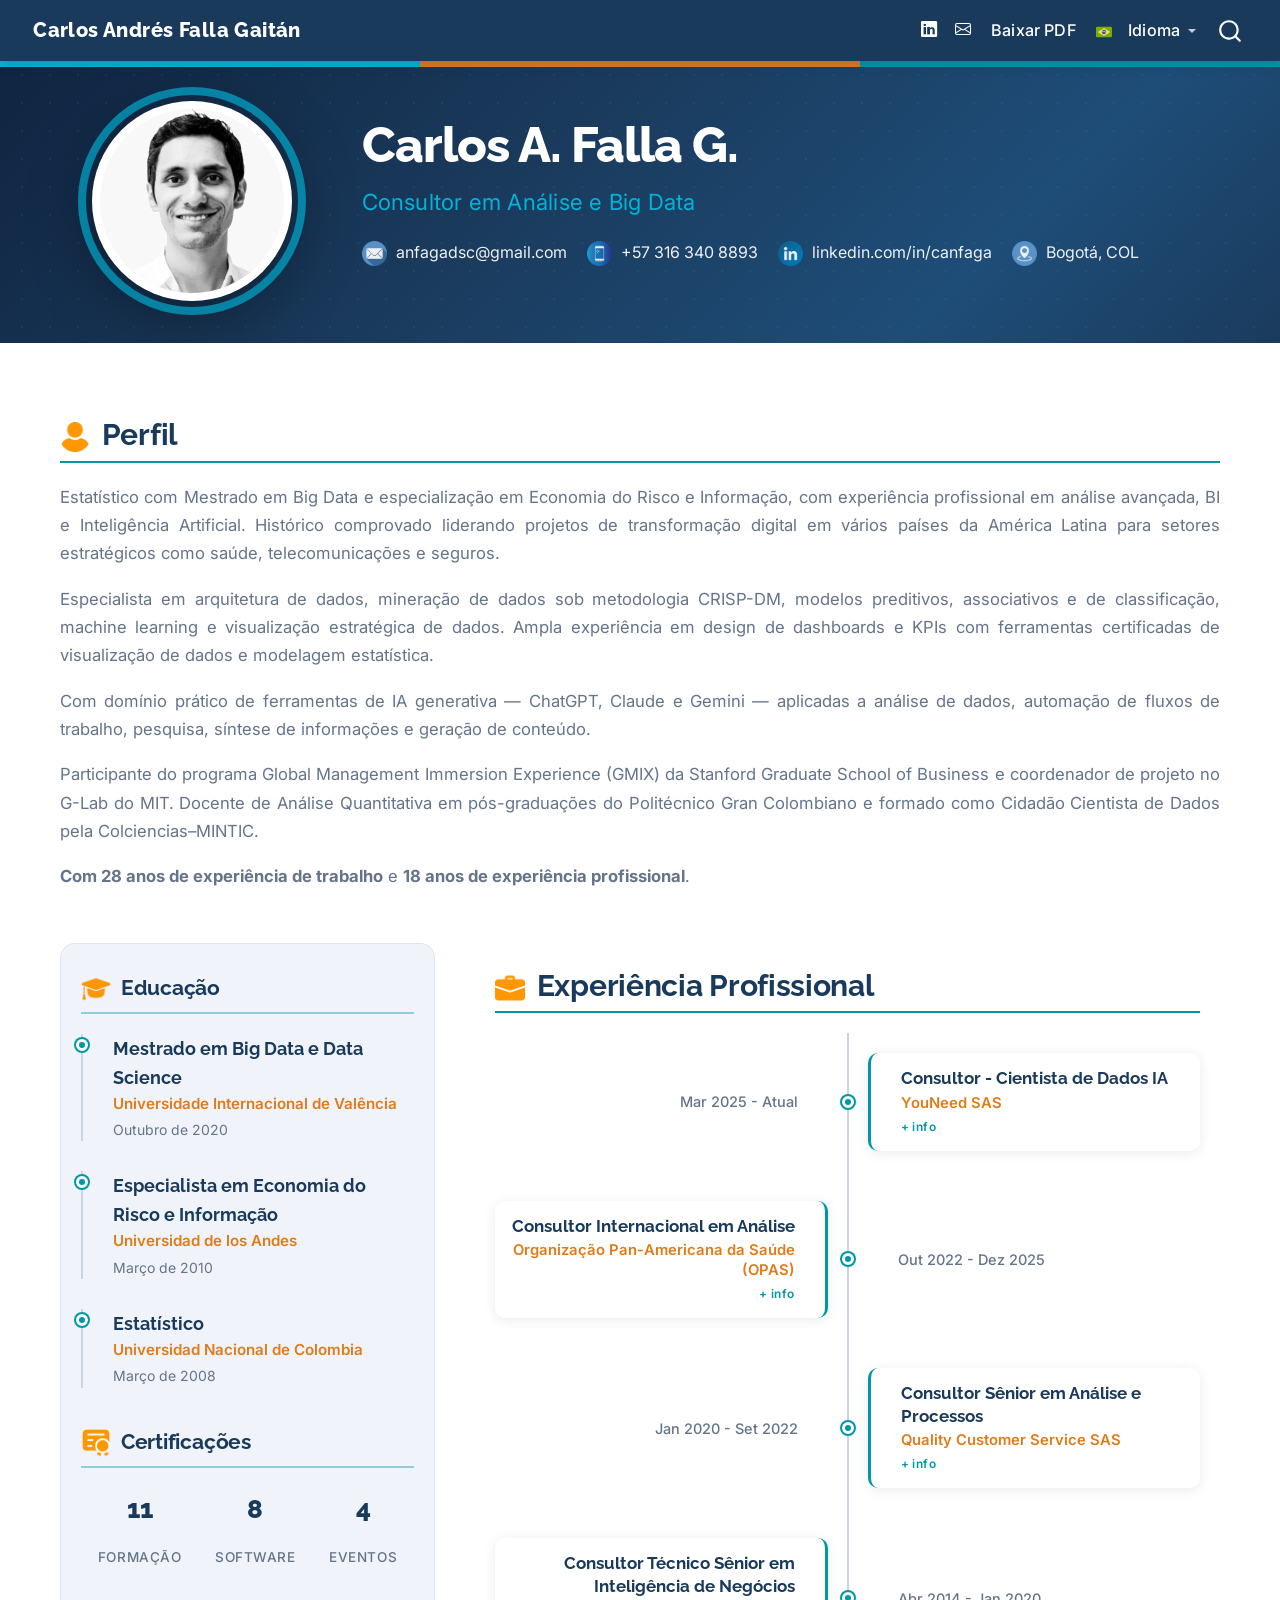
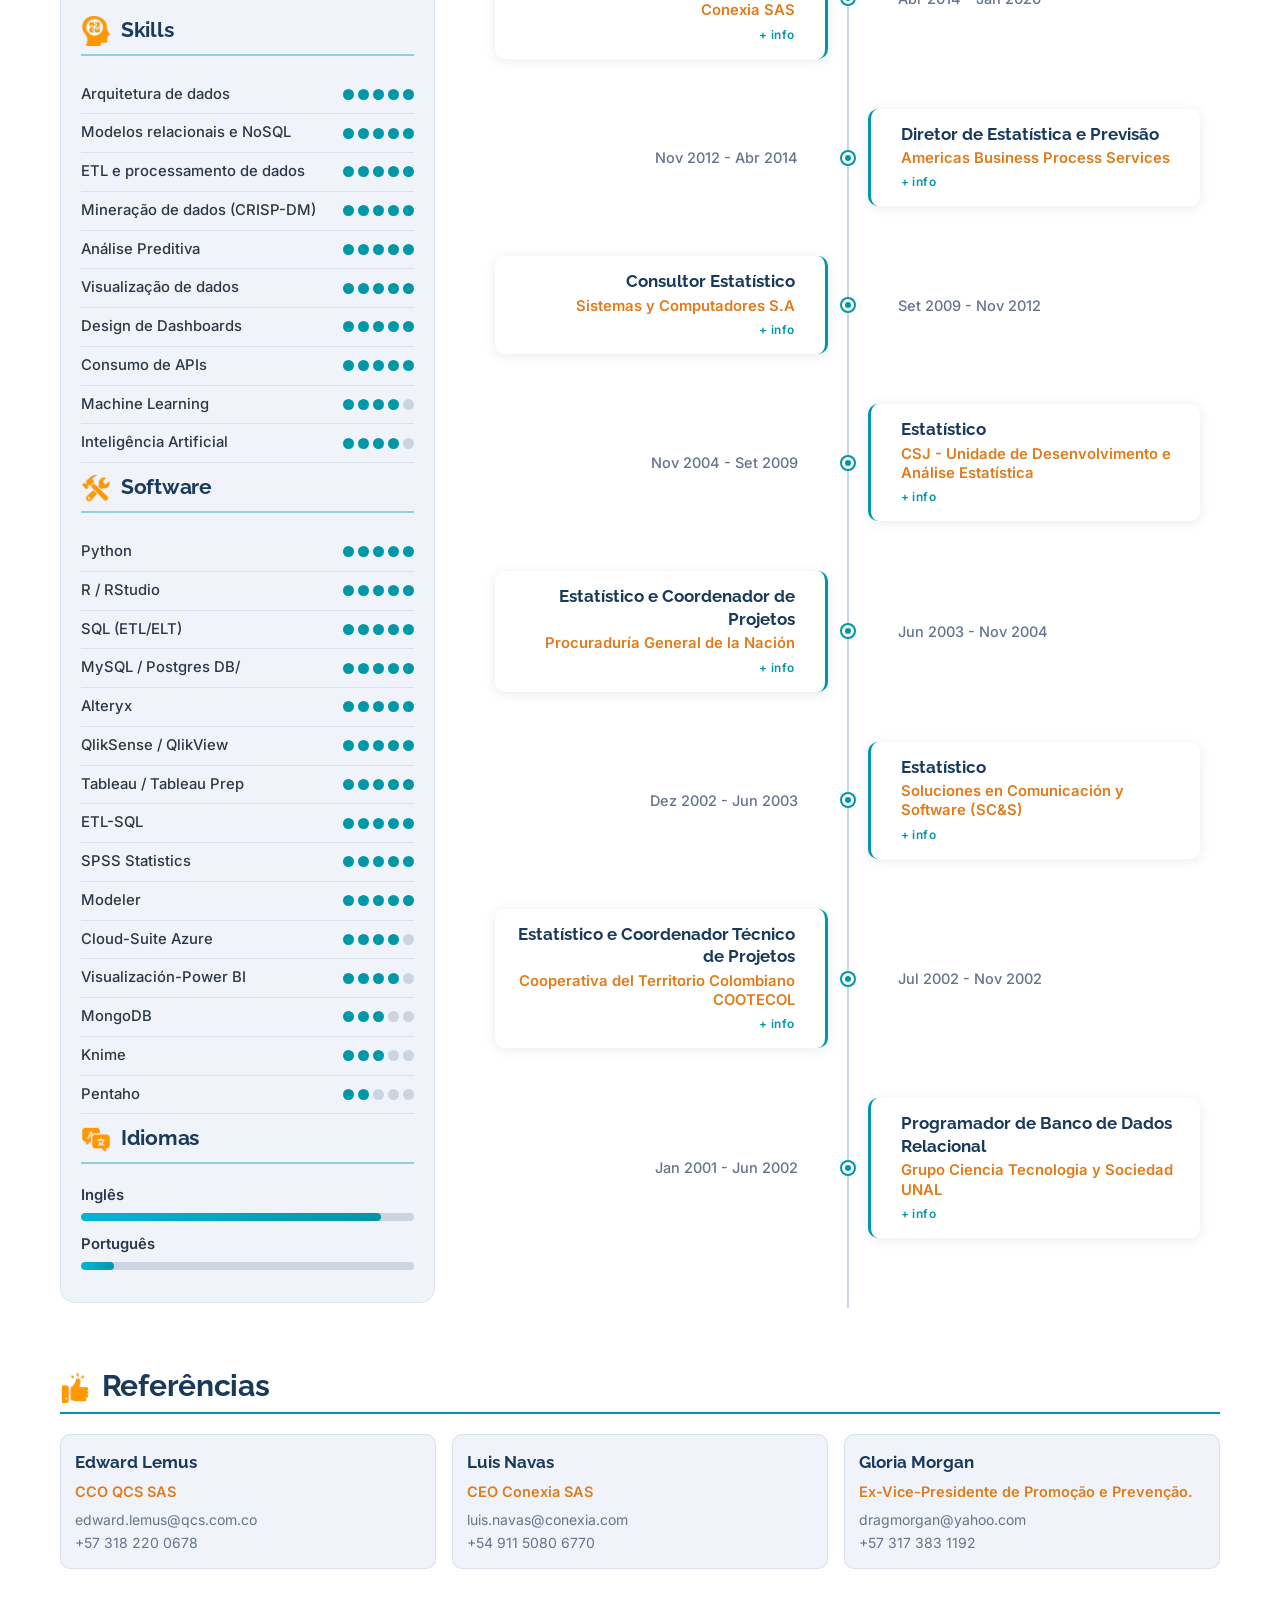
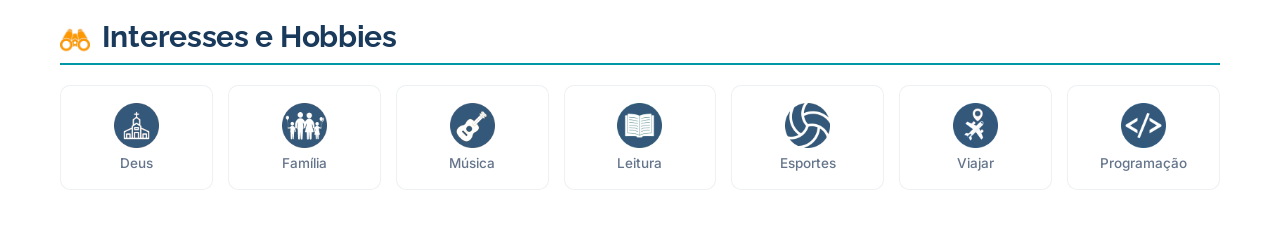
<file: docs/index-pt.html>
<!DOCTYPE html>
<html xmlns="http://www.w3.org/1999/xhtml" lang="en" xml:lang="en"><head>

<meta charset="utf-8">
<meta name="generator" content="quarto-1.8.25">

<meta name="viewport" content="width=device-width, initial-scale=1.0, user-scalable=yes">


<title>Carlos Andrés Falla Gaitán</title>
<style>
code{white-space: pre-wrap;}
span.smallcaps{font-variant: small-caps;}
div.columns{display: flex; gap: min(4vw, 1.5em);}
div.column{flex: auto; overflow-x: auto;}
div.hanging-indent{margin-left: 1.5em; text-indent: -1.5em;}
ul.task-list{list-style: none;}
ul.task-list li input[type="checkbox"] {
  width: 0.8em;
  margin: 0 0.8em 0.2em -1em; /* quarto-specific, see https://github.com/quarto-dev/quarto-cli/issues/4556 */ 
  vertical-align: middle;
}
</style>


<script src="site_libs/quarto-nav/quarto-nav.js"></script>
<script src="site_libs/clipboard/clipboard.min.js"></script>
<script src="site_libs/quarto-search/autocomplete.umd.js"></script>
<script src="site_libs/quarto-search/fuse.min.js"></script>
<script src="site_libs/quarto-search/quarto-search.js"></script>
<meta name="quarto:offset" content="./">
<script src="site_libs/quarto-html/quarto.js" type="module"></script>
<script src="site_libs/quarto-html/tabsets/tabsets.js" type="module"></script>
<script src="site_libs/quarto-html/axe/axe-check.js" type="module"></script>
<script src="site_libs/quarto-html/popper.min.js"></script>
<script src="site_libs/quarto-html/tippy.umd.min.js"></script>
<script src="site_libs/quarto-html/anchor.min.js"></script>
<link href="site_libs/quarto-html/tippy.css" rel="stylesheet">
<link href="site_libs/quarto-html/quarto-syntax-highlighting-7b89279ff1a6dce999919e0e67d4d9ec.css" rel="stylesheet" id="quarto-text-highlighting-styles">
<script src="site_libs/bootstrap/bootstrap.min.js"></script>
<link href="site_libs/bootstrap/bootstrap-icons.css" rel="stylesheet">
<link href="site_libs/bootstrap/bootstrap-63a3c8f1da87caf94b233fd65d1059bc.min.css" rel="stylesheet" append-hash="true" id="quarto-bootstrap" data-mode="light">
<script id="quarto-search-options" type="application/json">{
  "location": "navbar",
  "copy-button": false,
  "collapse-after": 3,
  "panel-placement": "end",
  "type": "overlay",
  "limit": 50,
  "keyboard-shortcut": [
    "f",
    "/",
    "s"
  ],
  "show-item-context": false,
  "language": {
    "search-no-results-text": "No results",
    "search-matching-documents-text": "matching documents",
    "search-copy-link-title": "Copy link to search",
    "search-hide-matches-text": "Hide additional matches",
    "search-more-match-text": "more match in this document",
    "search-more-matches-text": "more matches in this document",
    "search-clear-button-title": "Clear",
    "search-text-placeholder": "",
    "search-detached-cancel-button-title": "Cancel",
    "search-submit-button-title": "Submit",
    "search-label": "Search"
  }
}</script>
<link rel="preconnect" href="https://fonts.googleapis.com">
<link rel="preconnect" href="https://fonts.gstatic.com" crossorigin="">
<link href="https://fonts.googleapis.com/css2?family=Raleway:wght@400;600;700;800&amp;family=Inter:ital,wght@0,400;0,500;0,600;1,400&amp;display=swap" rel="stylesheet">


<link rel="stylesheet" href="styles.css">
</head>

<body class="nav-fixed fullcontent quarto-light">

<div id="quarto-search-results"></div>
  <header id="quarto-header" class="headroom fixed-top">
    <nav class="navbar navbar-expand-lg " data-bs-theme="dark">
      <div class="navbar-container container-fluid">
      <div class="navbar-brand-container mx-auto">
    <a href="./index.html" class="navbar-brand navbar-brand-logo">
    </a>
    <a class="navbar-brand" href="./index.html">
    <span class="navbar-title">Carlos Andrés Falla Gaitán</span>
    </a>
  </div>
            <div id="quarto-search" class="" title="Search"></div>
          <button class="navbar-toggler" type="button" data-bs-toggle="collapse" data-bs-target="#navbarCollapse" aria-controls="navbarCollapse" role="menu" aria-expanded="false" aria-label="Toggle navigation" onclick="if (window.quartoToggleHeadroom) { window.quartoToggleHeadroom(); }">
  <span class="navbar-toggler-icon"></span>
</button>
          <div class="collapse navbar-collapse" id="navbarCollapse">
            <ul class="navbar-nav navbar-nav-scroll ms-auto">
  <li class="nav-item compact">
    <a class="nav-link" href="https://www.linkedin.com/in/canfaga"> <i class="bi bi-linkedin" role="img">
</i> 
<span class="menu-text"></span></a>
  </li>  
  <li class="nav-item compact">
    <a class="nav-link" href="mailto:anfagadsc@gmail.com"> <i class="bi bi-envelope" role="img">
</i> 
<span class="menu-text"></span></a>
  </li>  
  <li class="nav-item">
    <a class="nav-link" href="./index.pdf"> 
<span class="menu-text">Descargar PDF</span></a>
  </li>  
  <li class="nav-item dropdown ">
    <a class="nav-link dropdown-toggle" href="#" id="nav-menu-idioma" role="link" data-bs-toggle="dropdown" aria-expanded="false">
 <span class="menu-text">🌐 Idioma</span>
    </a>
    <ul class="dropdown-menu dropdown-menu-end" aria-labelledby="nav-menu-idioma">    
        <li>
    <a class="dropdown-item" href="./index-en.html">
 <span class="dropdown-text">English</span></a>
  </li>  
        <li>
    <a class="dropdown-item" href="./index-pt.html">
 <span class="dropdown-text">Português</span></a>
  </li>  
    </ul>
  </li>
</ul>
          </div> <!-- /navcollapse -->
            <div class="quarto-navbar-tools">
</div>
      </div> <!-- /container-fluid -->
    </nav>
</header>
<!-- content -->
<div id="quarto-content" class="quarto-container page-layout-custom page-navbar">
<!-- sidebar -->
<!-- margin-sidebar -->
<!-- main -->




<div class="hero-section">
<div class="hero-content">
<p><img src="images/carlos-profile.jpg" class="profile-image"></p>
<section id="carlos-a.-falla-g." class="level1 hero-text">
<h1>Carlos A. Falla G.</h1>
<div class="subtitle">
<p>Consultor em Análise e Big Data</p>
</div>
<div class="contact-info">
<div class="contact-item">
<p><img src="images/email.png" class="contact-icon"> anfagadsc@gmail.com</p>
</div>
<div class="contact-item">
<p><img src="images/smartphone.png" class="contact-icon"> +57 316 340 8893</p>
</div>
<div class="contact-item">
<p><img src="images/linkedin.png" class="contact-icon"> linkedin.com/in/canfaga</p>
</div>
<div class="contact-item">
<p><img src="images/location.png" class="contact-icon"> Bogotá, COL</p>
</div>
</div>
</section>
</div>
</div>
<div class="cv-container">
<section id="perfil" class="level2">
<h2 data-anchor-id="perfil"><img src="images/profile.png" class="section-icon"> Perfil</h2>
<div class="perfil-texto">
<p>Estatístico com Mestrado em Big Data e especialização em Economia do Risco e Informação, com experiência profissional em análise avançada, BI e Inteligência Artificial. Histórico comprovado liderando projetos de transformação digital em vários países da América Latina para setores estratégicos como saúde, telecomunicações e seguros.</p>
<p>Especialista em arquitetura de dados, mineração de dados sob metodologia CRISP-DM, modelos preditivos, associativos e de classificação, machine learning e visualização estratégica de dados. Ampla experiência em design de dashboards e KPIs com ferramentas certificadas de visualização de dados e modelagem estatística.</p>
<p>Com domínio prático de ferramentas de IA generativa — ChatGPT, Claude e Gemini — aplicadas a análise de dados, automação de fluxos de trabalho, pesquisa, síntese de informações e geração de conteúdo.</p>
<p>Participante do programa Global Management Immersion Experience (GMIX) da Stanford Graduate School of Business e coordenador de projeto no G-Lab do MIT. Docente de Análise Quantitativa em pós-graduações do Politécnico Gran Colombiano e formado como Cidadão Cientista de Dados pela Colciencias–MINTIC.</p>
<p><strong>Com 28 anos de experiência de trabalho</strong> e <strong>18 anos de experiência profissional</strong>.</p>
</div>
</section>
<div class="two-column">
<div class="sidebar">
<section id="educação" class="level2">
<h2 data-anchor-id="educação"><img src="images/education.png" class="section-icon"> Educação</h2>
<div class="education-item">
<div class="education-title">
Mestrado em Big Data e Data Science
</div>
<div class="education-institution">
Universidade Internacional de Valência
</div>
<div class="education-date">
Outubro de 2020
</div>
</div>
<div class="education-item">
<div class="education-title">
Especialista em Economia do Risco e Informação
</div>
<div class="education-institution">
Universidad de los Andes
</div>
<div class="education-date">
Março de 2010
</div>
</div>
<div class="education-item">
<div class="education-title">
Estatístico
</div>
<div class="education-institution">
Universidad Nacional de Colombia
</div>
<div class="education-date">
Março de 2008
</div>
</div>
</section>
<section id="certificações" class="level2">
<h2 data-anchor-id="certificações"><img src="images/certificate.png" class="section-icon"> Certificações</h2>
<div class="cert-stats">
<div class="cert-stat">
<div class="cert-number">
<p>11</p>
</div>
<div class="cert-label">
<p>Formação</p>
</div>
</div>
<div class="cert-stat">
<div class="cert-number">
<p>8</p>
</div>
<div class="cert-label">
<p>Software</p>
</div>
</div>
<div class="cert-stat">
<div class="cert-number">
<p>4</p>
</div>
<div class="cert-label">
<p>Eventos</p>
</div>
</div>
</div>
</section>
<section id="skills" class="level2">
<h2 data-anchor-id="skills"><img src="images/skills.png" class="section-icon"> Skills</h2>
<div class="software-item">
<span class="software-name"> Arquitetura de dados </span>
<div class="level-dots">
<div class="dot">

</div>
<div class="dot">

</div>
<div class="dot">

</div>
<div class="dot">

</div>
<div class="dot">

</div>
</div>
</div>
<div class="software-item">
<span class="software-name"> Modelos relacionais e NoSQL </span>
<div class="level-dots">
<div class="dot">

</div>
<div class="dot">

</div>
<div class="dot">

</div>
<div class="dot">

</div>
<div class="dot">

</div>
</div>
</div>
<div class="software-item">
<span class="software-name"> ETL e processamento de dados </span>
<div class="level-dots">
<div class="dot">

</div>
<div class="dot">

</div>
<div class="dot">

</div>
<div class="dot">

</div>
<div class="dot">

</div>
</div>
</div>
<div class="software-item">
<span class="software-name"> Mineração de dados (CRISP-DM) </span>
<div class="level-dots">
<div class="dot">

</div>
<div class="dot">

</div>
<div class="dot">

</div>
<div class="dot">

</div>
<div class="dot">

</div>
</div>
</div>
<div class="software-item">
<span class="software-name"> Análise Preditiva </span>
<div class="level-dots">
<div class="dot">

</div>
<div class="dot">

</div>
<div class="dot">

</div>
<div class="dot">

</div>
<div class="dot">

</div>
</div>
</div>
<div class="software-item">
<span class="software-name"> Visualização de dados </span>
<div class="level-dots">
<div class="dot">

</div>
<div class="dot">

</div>
<div class="dot">

</div>
<div class="dot">

</div>
<div class="dot">

</div>
</div>
</div>
<div class="software-item">
<span class="software-name"> Design de Dashboards </span>
<div class="level-dots">
<div class="dot">

</div>
<div class="dot">

</div>
<div class="dot">

</div>
<div class="dot">

</div>
<div class="dot">

</div>
</div>
</div>
<div class="software-item">
<span class="software-name"> Consumo de APIs </span>
<div class="level-dots">
<div class="dot">

</div>
<div class="dot">

</div>
<div class="dot">

</div>
<div class="dot">

</div>
<div class="dot">

</div>
</div>
</div>
<div class="software-item">
<span class="software-name"> Machine Learning </span>
<div class="level-dots">
<div class="dot">

</div>
<div class="dot">

</div>
<div class="dot">

</div>
<div class="dot">

</div>
<div class="dot empty">

</div>
</div>
</div>
<div class="software-item">
<span class="software-name"> Inteligência Artificial </span>
<div class="level-dots">
<div class="dot">

</div>
<div class="dot">

</div>
<div class="dot">

</div>
<div class="dot">

</div>
<div class="dot empty">

</div>
</div>
</div>
</section>
<section id="software" class="level2">
<h2 data-anchor-id="software"><img src="images/tools.png" class="section-icon"> Software</h2>
<div class="software-item">
<span class="software-name"> Python </span>
<div class="level-dots">
<div class="dot">

</div>
<div class="dot">

</div>
<div class="dot">

</div>
<div class="dot">

</div>
<div class="dot">

</div>
</div>
</div>
<div class="software-item">
<span class="software-name"> R / RStudio </span>
<div class="level-dots">
<div class="dot">

</div>
<div class="dot">

</div>
<div class="dot">

</div>
<div class="dot">

</div>
<div class="dot">

</div>
</div>
</div>
<div class="software-item">
<span class="software-name"> SQL (ETL/ELT) </span>
<div class="level-dots">
<div class="dot">

</div>
<div class="dot">

</div>
<div class="dot">

</div>
<div class="dot">

</div>
<div class="dot">

</div>
</div>
</div>
<div class="software-item">
<span class="software-name"> MySQL / Postgres DB/ </span>
<div class="level-dots">
<div class="dot">

</div>
<div class="dot">

</div>
<div class="dot">

</div>
<div class="dot">

</div>
<div class="dot">

</div>
</div>
</div>
<div class="software-item">
<span class="software-name"> Alteryx </span>
<div class="level-dots">
<div class="dot">

</div>
<div class="dot">

</div>
<div class="dot">

</div>
<div class="dot">

</div>
<div class="dot">

</div>
</div>
</div>
<div class="software-item">
<span class="software-name"> QlikSense / QlikView </span>
<div class="level-dots">
<div class="dot">

</div>
<div class="dot">

</div>
<div class="dot">

</div>
<div class="dot">

</div>
<div class="dot">

</div>
</div>
</div>
<div class="software-item">
<span class="software-name"> Tableau / Tableau Prep </span>
<div class="level-dots">
<div class="dot">

</div>
<div class="dot">

</div>
<div class="dot">

</div>
<div class="dot">

</div>
<div class="dot">

</div>
</div>
</div>
<div class="software-item">
<span class="software-name"> ETL-SQL </span>
<div class="level-dots">
<div class="dot">

</div>
<div class="dot">

</div>
<div class="dot">

</div>
<div class="dot">

</div>
<div class="dot">

</div>
</div>
</div>
<div class="software-item">
<span class="software-name"> SPSS Statistics </span>
<div class="level-dots">
<div class="dot">

</div>
<div class="dot">

</div>
<div class="dot">

</div>
<div class="dot">

</div>
<div class="dot">

</div>
</div>
</div>
<div class="software-item">
<span class="software-name"> Modeler </span>
<div class="level-dots">
<div class="dot">

</div>
<div class="dot">

</div>
<div class="dot">

</div>
<div class="dot">

</div>
<div class="dot">

</div>
</div>
</div>
<div class="software-item">
<span class="software-name"> Cloud-Suite Azure </span>
<div class="level-dots">
<div class="dot">

</div>
<div class="dot">

</div>
<div class="dot">

</div>
<div class="dot">

</div>
<div class="dot empty">

</div>
</div>
</div>
<div class="software-item">
<span class="software-name"> Visualización-Power BI </span>
<div class="level-dots">
<div class="dot">

</div>
<div class="dot">

</div>
<div class="dot">

</div>
<div class="dot">

</div>
<div class="dot empty">

</div>
</div>
</div>
<div class="software-item">
<span class="software-name"> MongoDB </span>
<div class="level-dots">
<div class="dot">

</div>
<div class="dot">

</div>
<div class="dot">

</div>
<div class="dot empty">

</div>
<div class="dot empty">

</div>
</div>
</div>
<div class="software-item">
<span class="software-name"> Knime </span>
<div class="level-dots">
<div class="dot">

</div>
<div class="dot">

</div>
<div class="dot">

</div>
<div class="dot empty">

</div>
<div class="dot empty">

</div>
</div>
</div>
<div class="software-item">
<span class="software-name"> Pentaho </span>
<div class="level-dots">
<div class="dot">

</div>
<div class="dot">

</div>
<div class="dot empty">

</div>
<div class="dot empty">

</div>
<div class="dot empty">

</div>
</div>
</div>
</section>
<section id="idiomas" class="level2">
<h2 data-anchor-id="idiomas"><img src="images/languages.png" class="section-icon"> Idiomas</h2>
<div class="lang-container">
<div class="lang-label">
Inglês
</div>
<div class="lang-bar-bg">
<div class="lang-bar-fill" style="width:90%;">

</div>
</div>
</div>
<div class="lang-container">
<div class="lang-label">
Português
</div>
<div class="lang-bar-bg">
<div class="lang-bar-fill" style="width:10%;">

</div>
</div>
</div>
</section>
</div>
<section id="experiência-profissional" class="level2 main-content">
<h2 data-anchor-id="experiência-profissional"><img src="images/experience.png" class="section-icon"> Experiência Profissional</h2>
<div class="experience-timeline">
<div class="experience-item experience-clickable" data-exp-idx="0" data-exp="{&quot;cargo&quot;:&quot;Consultor - Cientista de Dados IA&quot;,&quot;empresa&quot;:&quot;YouNeed SAS&quot;,&quot;fecha&quot;:&quot;Mar 2025 - Atual&quot;,&quot;descripcion&quot;:&quot;Responsável pelos processos de mineração de dados e análise, coordenando projetos voltados à geração de valor agregado para os clientes a partir de suas informações.\n&quot;,&quot;responsabilidades&quot;:[&quot;Desenvolver modelos preditivos com Python e scikit-learn&quot;,&quot;Projetar pipelines ETL para processamento de dados em tempo real&quot;,&quot;Apresentar descobertas a equipes executivas e clientes&quot;,&quot;Automação de processos de auditoria com assistência de IA&quot;],&quot;logros&quot;:[&quot;Em desenvolvimento ...&quot;,&quot;&quot;],&quot;tecnologias&quot;:[&quot;Open AI&quot;,&quot;Claude&quot;,&quot;Python&quot;,&quot;R&quot;,&quot;Azure DevOps&quot;,&quot;SQL&quot;,&quot;Shiny&quot;,&quot;MongoDB&quot;,&quot;Alteryx&quot;,&quot;Postgres&quot;]}">
<div class="experience-date">
Mar 2025 - Atual
</div>
<div class="experience-content">
<div class="experience-title">
Consultor - Cientista de Dados IA
</div>
<div class="experience-company">
YouNeed SAS
</div>
<div class="exp-more-hint">
+ info
</div>
</div>
</div>
<div class="experience-item experience-clickable" data-exp-idx="1" data-exp="{&quot;cargo&quot;:&quot;Consultor Internacional em Análise&quot;,&quot;empresa&quot;:&quot;Organização Pan-Americana da Saúde (OPAS)&quot;,&quot;fecha&quot;:&quot;Out 2022 - Dez 2025&quot;,&quot;descripcion&quot;:&quot;Em desenvolvimento ...\n&quot;,&quot;responsabilidades&quot;:[&quot;Em desenvolvimento ...&quot;],&quot;logros&quot;:[&quot;Em desenvolvimento ...&quot;],&quot;tecnologias&quot;:[&quot;R&quot;,&quot;Python&quot;,&quot;Shiny&quot;,&quot;MongoDB&quot;,&quot;SQL&quot;,&quot;Postgres&quot;,&quot;ArGis&quot;,&quot;Alteryx&quot;]}">
<div class="experience-date">
Out 2022 - Dez 2025
</div>
<div class="experience-content">
<div class="experience-title">
Consultor Internacional em Análise
</div>
<div class="experience-company">
Organização Pan-Americana da Saúde (OPAS)
</div>
<div class="exp-more-hint">
+ info
</div>
</div>
</div>
<div class="experience-item experience-clickable" data-exp-idx="2" data-exp="{&quot;cargo&quot;:&quot;Consultor Sênior em Análise e Processos&quot;,&quot;empresa&quot;:&quot;Quality Customer Service SAS&quot;,&quot;fecha&quot;:&quot;Jan 2020 - Set 2022&quot;,&quot;descripcion&quot;:&quot;Responsável pelo grupo de análise e desenvolvimento de soluções automatizadas.\n&quot;,&quot;responsabilidades&quot;:[&quot;Análise, modelagem e visualização de dados nos processos dos clientes para tomada de decisões eficazes e proativas.&quot;],&quot;logros&quot;:[&quot;&quot;],&quot;tecnologias&quot;:[&quot;R&quot;,&quot;Alteryx&quot;,&quot;Tableau&quot;,&quot;Tableau Prep&quot;,&quot;Power BI&quot;,&quot;QlikSense&quot;]}">
<div class="experience-date">
Jan 2020 - Set 2022
</div>
<div class="experience-content">
<div class="experience-title">
Consultor Sênior em Análise e Processos
</div>
<div class="experience-company">
Quality Customer Service SAS
</div>
<div class="exp-more-hint">
+ info
</div>
</div>
</div>
<div class="experience-item experience-clickable" data-exp-idx="3" data-exp="{&quot;cargo&quot;:&quot;Consultor Técnico Sênior em Inteligência de Negócios&quot;,&quot;empresa&quot;:&quot;Conexia SAS&quot;,&quot;fecha&quot;:&quot;Abr 2014 - Jan 2020&quot;,&quot;descripcion&quot;:&quot;Geração de valor para os clientes por meio da construção de Sistemas de Indicadores para avaliação e acompanhamento de processos.\n&quot;,&quot;responsabilidades&quot;:[&quot;Coordenação do grupo de inteligência de negócios, criando dashboards de monitoramento sob as plataformas QlikView e Qlik Sense.&quot;,&quot;Diretor das equipes de pesquisa com a Stanford Graduate School of Business (GMIX) e o MIT (G-Lab).&quot;],&quot;logros&quot;:[&quot;Inserção da empresa no mundo da Análise e construção de uma linha de base de indicadores.&quot;,&quot;Aprimoramento do monitoramento e controle da gestão dos processos dos clientes.&quot;],&quot;tecnologias&quot;:[&quot;QlikSense&quot;,&quot;QlikView&quot;]}">
<div class="experience-date">
Abr 2014 - Jan 2020
</div>
<div class="experience-content">
<div class="experience-title">
Consultor Técnico Sênior em Inteligência de Negócios
</div>
<div class="experience-company">
Conexia SAS
</div>
<div class="exp-more-hint">
+ info
</div>
</div>
</div>
<div class="experience-item experience-clickable" data-exp-idx="4" data-exp="{&quot;cargo&quot;:&quot;Diretor de Estatística e Previsão&quot;,&quot;empresa&quot;:&quot;Americas Business Process Services&quot;,&quot;fecha&quot;:&quot;Nov 2012 - Abr 2014&quot;,&quot;descripcion&quot;:&quot;Responsável pela previsão, planejamento, programação e gestão em tempo real (GTR) dos recursos dedicados às campanhas dos clientes.\n&quot;,&quot;responsabilidades&quot;:[&quot;Estabelecer e garantir o cumprimento dos procedimentos de previsão, planejamento, programação e GTR.&quot;,&quot;Gerar valor agregado às análises de informações com ferramentas de mineração de dados.&quot;,&quot;Determinar o volume futuro de transações e tempos médios com técnicas de modelagem preditiva.&quot;,&quot;Administrar o tempo e os recursos das equipes operacionais por meio de programação e previsão.&quot;],&quot;logros&quot;:[&quot;Pontualidade e qualidade nos relatórios.&quot;,&quot;Satisfação do cliente.&quot;,&quot;Cumprimento dos indicadores de precisão nas previsões.&quot;],&quot;tecnologias&quot;:[&quot;QlikSense&quot;,&quot;Project&quot;,&quot;R&quot;]}">
<div class="experience-date">
Nov 2012 - Abr 2014
</div>
<div class="experience-content">
<div class="experience-title">
Diretor de Estatística e Previsão
</div>
<div class="experience-company">
Americas Business Process Services
</div>
<div class="exp-more-hint">
+ info
</div>
</div>
</div>
<div class="experience-item experience-clickable" data-exp-idx="5" data-exp="{&quot;cargo&quot;:&quot;Consultor Estatístico&quot;,&quot;empresa&quot;:&quot;Sistemas y Computadores S.A&quot;,&quot;fecha&quot;:&quot;Set 2009 - Nov 2012&quot;,&quot;descripcion&quot;:&quot;Serviços KPO com tarefas de alto nível em análise de informações baseadas em técnicas estatísticas, pesquisa e consultoria; diretamente para Vice-Presidências e Gerências dos clientes.\n&quot;,&quot;responsabilidades&quot;:[&quot;Segmentação de clientes para estruturação de estratégias comerciais, preventivas e financeiras.&quot;,&quot;Desenvolvimento de estratégias e designs estatísticos adequados ao negócio para gerar valor agregado.&quot;,&quot;Assessoria permanente à empresa por meio de resultados analíticos para tomada de decisões.&quot;,&quot;Revisão, criação e acompanhamento de indicadores e taxas nas áreas de trabalho.&quot;],&quot;logros&quot;:[&quot;&quot;],&quot;tecnologias&quot;:[&quot;SPSS&quot;,&quot;Clementine (Modeler)&quot;]}">
<div class="experience-date">
Set 2009 - Nov 2012
</div>
<div class="experience-content">
<div class="experience-title">
Consultor Estatístico
</div>
<div class="experience-company">
Sistemas y Computadores S.A
</div>
<div class="exp-more-hint">
+ info
</div>
</div>
</div>
<div class="experience-item experience-clickable" data-exp-idx="6" data-exp="{&quot;cargo&quot;:&quot;Estatístico&quot;,&quot;empresa&quot;:&quot;CSJ - Unidade de Desenvolvimento e Análise Estatística&quot;,&quot;fecha&quot;:&quot;Nov 2004 - Set 2009&quot;,&quot;descripcion&quot;:&quot;Processamento, consulta e análise de informações relativas à gestão dos processos judiciais reportados pelos tribunais do país.\n&quot;,&quot;responsabilidades&quot;:[&quot;Processamento e análise de informações de gestão de processos judiciais do país.&quot;,&quot;Supervisão de projetos de desenvolvimento de metodologias e modelos para a gestão judicial.&quot;,&quot;Avaliação de processos judiciais para caracterização sociodemográfica.&quot;,&quot;Desenvolvimento de planos de amostragem e estudo de prazos processuais.&quot;],&quot;logros&quot;:[&quot;&quot;],&quot;tecnologias&quot;:[&quot;Microsoft Access&quot;,&quot;SQL&quot;,&quot;SPSS&quot;,&quot;Clementine (Modeler)&quot;]}">
<div class="experience-date">
Nov 2004 - Set 2009
</div>
<div class="experience-content">
<div class="experience-title">
Estatístico
</div>
<div class="experience-company">
CSJ - Unidade de Desenvolvimento e Análise Estatística
</div>
<div class="exp-more-hint">
+ info
</div>
</div>
</div>
<div class="experience-item experience-clickable" data-exp-idx="7" data-exp="{&quot;cargo&quot;:&quot;Estatístico e Coordenador de Projetos&quot;,&quot;empresa&quot;:&quot;Procuraduría General de la Nación&quot;,&quot;fecha&quot;:&quot;Jun 2003 - Nov 2004&quot;,&quot;descripcion&quot;:&quot;Análise de informações de gestão e desempenho dos servidores da Procuradoria Geral em nível nacional.\n&quot;,&quot;responsabilidades&quot;:[&quot;&quot;],&quot;logros&quot;:[&quot;&quot;],&quot;tecnologias&quot;:[&quot;Microsoft Access&quot;,&quot;Microsoft Excel&quot;,&quot;SQL&quot;]}">
<div class="experience-date">
Jun 2003 - Nov 2004
</div>
<div class="experience-content">
<div class="experience-title">
Estatístico e Coordenador de Projetos
</div>
<div class="experience-company">
Procuraduría General de la Nación
</div>
<div class="exp-more-hint">
+ info
</div>
</div>
</div>
<div class="experience-item experience-clickable" data-exp-idx="8" data-exp="{&quot;cargo&quot;:&quot;Estatístico&quot;,&quot;empresa&quot;:&quot;Soluciones en Comunicación y Software (SC&amp;S)&quot;,&quot;fecha&quot;:&quot;Dez 2002 - Jun 2003&quot;,&quot;descripcion&quot;:&quot;Controle de qualidade das informações reportadas à Comissão de Regulação de Energia e Gás (CREG) pelas empresas geradoras e distribuidoras; consulta, filtragem e análise estatística dessas informações.\n&quot;,&quot;responsabilidades&quot;:[&quot;&quot;],&quot;logros&quot;:[&quot;&quot;],&quot;tecnologias&quot;:[&quot;R&quot;,&quot;Microsoft Excel&quot;]}">
<div class="experience-date">
Dez 2002 - Jun 2003
</div>
<div class="experience-content">
<div class="experience-title">
Estatístico
</div>
<div class="experience-company">
Soluciones en Comunicación y Software (SC&amp;S)
</div>
<div class="exp-more-hint">
+ info
</div>
</div>
</div>
<div class="experience-item experience-clickable" data-exp-idx="9" data-exp="{&quot;cargo&quot;:&quot;Estatístico e Coordenador Técnico de Projetos&quot;,&quot;empresa&quot;:&quot;Cooperativa del Territorio Colombiano COOTECOL&quot;,&quot;fecha&quot;:&quot;Jul 2002 - Nov 2002&quot;,&quot;descripcion&quot;:&quot;Estatístico e Coordenador Técnico do Projeto \&quot;Fortalecimento do Setor Informal – Condições de Trabalho no Setor Informal da Mecânica Automotiva em Bogotá\&quot;.\n&quot;,&quot;responsabilidades&quot;:[&quot;&quot;],&quot;logros&quot;:[&quot;Diagnóstico do setor informal da mecânica automotiva em Bogotá com propostas de integração dos trabalhadores ao sistema de seguridade social apresentadas ao Ministério da Saúde.&quot;],&quot;tecnologias&quot;:[&quot;Design de pesquisas&quot;,&quot;R&quot;,&quot;SPSS&quot;]}">
<div class="experience-date">
Jul 2002 - Nov 2002
</div>
<div class="experience-content">
<div class="experience-title">
Estatístico e Coordenador Técnico de Projetos
</div>
<div class="experience-company">
Cooperativa del Territorio Colombiano COOTECOL
</div>
<div class="exp-more-hint">
+ info
</div>
</div>
</div>
<div class="experience-item experience-clickable" data-exp-idx="10" data-exp="{&quot;cargo&quot;:&quot;Programador de Banco de Dados Relacional&quot;,&quot;empresa&quot;:&quot;Grupo Ciencia Tecnologia y Sociedad UNAL&quot;,&quot;fecha&quot;:&quot;Jan 2001 - Jun 2002&quot;,&quot;descripcion&quot;:&quot;Participação no desenvolvimento da ferramenta que avaliou as revistas científicas e tecnológicas\na nível nacional, e no projeto \&quot;Construção do Sistema de Informação da Universidad Nacional\nde Colombia\&quot;.\n&quot;,&quot;responsabilidades&quot;:[&quot;Desenvolvimento do módulo de indicadores estatísticos Publindex 2001 em Microsoft Access.&quot;,&quot;Desenvolvimento de sistema de informação para consulta ágil de projetos de pesquisa, pesquisadores e resultados da Universidad Nacional.&quot;],&quot;logros&quot;:[&quot;Publindex 2001 implementado com sucesso como ferramenta oficial de avaliação de revistas científicas nacionais.&quot;],&quot;tecnologias&quot;:[&quot;Microsoft Access&quot;,&quot;Microsoft Excel&quot;,&quot;SQL&quot;]}">
<div class="experience-date">
Jan 2001 - Jun 2002
</div>
<div class="experience-content">
<div class="experience-title">
Programador de Banco de Dados Relacional
</div>
<div class="experience-company">
Grupo Ciencia Tecnologia y Sociedad UNAL
</div>
<div class="exp-more-hint">
+ info
</div>
</div>
</div>
<script>window.expLabels={description:"Descrição do Cargo",responsibilities:"Responsabilidades",achievements:"Conquistas",technologies:"Tecnologias"};</script>
</div>
</section>
</div>
<section id="referências" class="level2">
<h2 data-anchor-id="referências"><img src="images/like.png" class="section-icon"> Referências</h2>
<div class="reference-grid">
<div class="reference-item">
<div class="reference-name">
Edward Lemus
</div>
<div class="reference-roll">
CCO QCS SAS
</div>
<div class="reference-contact">
edward.lemus@qcs.com.co
</div>
<div class="reference-contact">
+57 318 220 0678
</div>
</div>
<div class="reference-item">
<div class="reference-name">
Luis Navas
</div>
<div class="reference-roll">
CEO Conexia SAS
</div>
<div class="reference-contact">
luis.navas@conexia.com
</div>
<div class="reference-contact">
+54 911 5080 6770
</div>
</div>
<div class="reference-item">
<div class="reference-name">
Gloria Morgan
</div>
<div class="reference-roll">
Ex-Vice-Presidente de Promoção e Prevenção.
</div>
<div class="reference-contact">
dragmorgan@yahoo.com
</div>
<div class="reference-contact">
+57 317 383 1192
</div>
</div>
</div>
</section>
<section id="interesses-e-hobbies" class="level2">
<h2 data-anchor-id="interesses-e-hobbies"><img src="images/interests.png" class="section-icon"> Interesses e Hobbies</h2>
<div class="interest-grid">
<div class="interest-item">
<div class="interest-icon">
<img src="images/church.png" class="interest-icon">
</div>
<div class="interest-name">
Deus
</div>
</div>
<div class="interest-item">
<div class="interest-icon">
<img src="images/family.png" class="interest-icon">
</div>
<div class="interest-name">
Família
</div>
</div>
<div class="interest-item">
<div class="interest-icon">
<img src="images/guitar.png" class="interest-icon">
</div>
<div class="interest-name">
Música
</div>
</div>
<div class="interest-item">
<div class="interest-icon">
<img src="images/reading.png" class="interest-icon">
</div>
<div class="interest-name">
Leitura
</div>
</div>
<div class="interest-item">
<div class="interest-icon">
<img src="images/ball.png" class="interest-icon">
</div>
<div class="interest-name">
Esportes
</div>
</div>
<div class="interest-item">
<div class="interest-icon">
<img src="images/traveling.png" class="interest-icon">
</div>
<div class="interest-name">
Viajar
</div>
</div>
<div class="interest-item">
<div class="interest-icon">
<img src="images/programming.png" class="interest-icon">
</div>
<div class="interest-name">
Programação
</div>
</div>
</div>
</section>
</div>
<!-- ═══════════════════════════════════════════════════
     MODAL DE DETALLE DE EXPERIENCIA
     Se abre al hacer clic en una tarjeta de experiencia
     ═══════════════════════════════════════════════════ -->
<div id="exp-modal-overlay" class="modal-overlay">
<div class="modal-box" role="dialog" aria-modal="true">
<pre><code>&lt;!-- Header navy con cargo, empresa, fecha --&gt;
&lt;div class="modal-header"&gt;
  &lt;button class="modal-close" id="modal-close-btn" aria-label="Cerrar"&gt;&amp;#215;&lt;/button&gt;
  &lt;div id="modal-cargo"   class="modal-cargo"&gt;&lt;/div&gt;
  &lt;div id="modal-empresa" class="modal-empresa"&gt;&lt;/div&gt;
  &lt;div id="modal-fecha"   class="modal-fecha"&gt;&lt;/div&gt;
&lt;/div&gt;

&lt;!-- Cuerpo scrollable con las secciones --&gt;
&lt;div class="modal-body"&gt;

  &lt;div id="modal-desc-section" class="modal-section"&gt;
    &lt;div class="modal-section-label" id="modal-label-desc"&gt;&lt;/div&gt;
    &lt;div id="modal-descripcion" class="modal-description"&gt;&lt;/div&gt;
  &lt;/div&gt;

  &lt;div id="modal-resp-section" class="modal-section"&gt;
    &lt;div class="modal-section-label" id="modal-label-resp"&gt;&lt;/div&gt;
    &lt;ul id="modal-responsabilidades" class="modal-list modal-list-resp"&gt;&lt;/ul&gt;
  &lt;/div&gt;

  &lt;div id="modal-logros-section" class="modal-section"&gt;
    &lt;div class="modal-section-label" id="modal-label-logros"&gt;&lt;/div&gt;
    &lt;ul id="modal-logros" class="modal-list modal-list-logros"&gt;&lt;/ul&gt;
  &lt;/div&gt;

  &lt;div id="modal-tech-section" class="modal-section"&gt;
    &lt;div class="modal-section-label" id="modal-label-tech"&gt;&lt;/div&gt;
    &lt;div id="modal-tecnologias" class="modal-tags"&gt;&lt;/div&gt;
  &lt;/div&gt;

&lt;/div&gt;</code></pre>
</div>
</div>




<script id="quarto-html-after-body" type="application/javascript">
  window.document.addEventListener("DOMContentLoaded", function (event) {
    const icon = "";
    const anchorJS = new window.AnchorJS();
    anchorJS.options = {
      placement: 'right',
      icon: icon
    };
    anchorJS.add('.anchored');
    const isCodeAnnotation = (el) => {
      for (const clz of el.classList) {
        if (clz.startsWith('code-annotation-')) {                     
          return true;
        }
      }
      return false;
    }
    const onCopySuccess = function(e) {
      // button target
      const button = e.trigger;
      // don't keep focus
      button.blur();
      // flash "checked"
      button.classList.add('code-copy-button-checked');
      var currentTitle = button.getAttribute("title");
      button.setAttribute("title", "Copied!");
      let tooltip;
      if (window.bootstrap) {
        button.setAttribute("data-bs-toggle", "tooltip");
        button.setAttribute("data-bs-placement", "left");
        button.setAttribute("data-bs-title", "Copied!");
        tooltip = new bootstrap.Tooltip(button, 
          { trigger: "manual", 
            customClass: "code-copy-button-tooltip",
            offset: [0, -8]});
        tooltip.show();    
      }
      setTimeout(function() {
        if (tooltip) {
          tooltip.hide();
          button.removeAttribute("data-bs-title");
          button.removeAttribute("data-bs-toggle");
          button.removeAttribute("data-bs-placement");
        }
        button.setAttribute("title", currentTitle);
        button.classList.remove('code-copy-button-checked');
      }, 1000);
      // clear code selection
      e.clearSelection();
    }
    const getTextToCopy = function(trigger) {
      const outerScaffold = trigger.parentElement.cloneNode(true);
      const codeEl = outerScaffold.querySelector('code');
      for (const childEl of codeEl.children) {
        if (isCodeAnnotation(childEl)) {
          childEl.remove();
        }
      }
      return codeEl.innerText;
    }
    const clipboard = new window.ClipboardJS('.code-copy-button:not([data-in-quarto-modal])', {
      text: getTextToCopy
    });
    clipboard.on('success', onCopySuccess);
    if (window.document.getElementById('quarto-embedded-source-code-modal')) {
      const clipboardModal = new window.ClipboardJS('.code-copy-button[data-in-quarto-modal]', {
        text: getTextToCopy,
        container: window.document.getElementById('quarto-embedded-source-code-modal')
      });
      clipboardModal.on('success', onCopySuccess);
    }
      var localhostRegex = new RegExp(/^(?:http|https):\/\/localhost\:?[0-9]*\//);
      var mailtoRegex = new RegExp(/^mailto:/);
        var filterRegex = new RegExp('/' + window.location.host + '/');
      var isInternal = (href) => {
          return filterRegex.test(href) || localhostRegex.test(href) || mailtoRegex.test(href);
      }
      // Inspect non-navigation links and adorn them if external
     var links = window.document.querySelectorAll('a[href]:not(.nav-link):not(.navbar-brand):not(.toc-action):not(.sidebar-link):not(.sidebar-item-toggle):not(.pagination-link):not(.no-external):not([aria-hidden]):not(.dropdown-item):not(.quarto-navigation-tool):not(.about-link)');
      for (var i=0; i<links.length; i++) {
        const link = links[i];
        if (!isInternal(link.href)) {
          // undo the damage that might have been done by quarto-nav.js in the case of
          // links that we want to consider external
          if (link.dataset.originalHref !== undefined) {
            link.href = link.dataset.originalHref;
          }
        }
      }
    function tippyHover(el, contentFn, onTriggerFn, onUntriggerFn) {
      const config = {
        allowHTML: true,
        maxWidth: 500,
        delay: 100,
        arrow: false,
        appendTo: function(el) {
            return el.parentElement;
        },
        interactive: true,
        interactiveBorder: 10,
        theme: 'quarto',
        placement: 'bottom-start',
      };
      if (contentFn) {
        config.content = contentFn;
      }
      if (onTriggerFn) {
        config.onTrigger = onTriggerFn;
      }
      if (onUntriggerFn) {
        config.onUntrigger = onUntriggerFn;
      }
      window.tippy(el, config); 
    }
    const noterefs = window.document.querySelectorAll('a[role="doc-noteref"]');
    for (var i=0; i<noterefs.length; i++) {
      const ref = noterefs[i];
      tippyHover(ref, function() {
        // use id or data attribute instead here
        let href = ref.getAttribute('data-footnote-href') || ref.getAttribute('href');
        try { href = new URL(href).hash; } catch {}
        const id = href.replace(/^#\/?/, "");
        const note = window.document.getElementById(id);
        if (note) {
          return note.innerHTML;
        } else {
          return "";
        }
      });
    }
    const xrefs = window.document.querySelectorAll('a.quarto-xref');
    const processXRef = (id, note) => {
      // Strip column container classes
      const stripColumnClz = (el) => {
        el.classList.remove("page-full", "page-columns");
        if (el.children) {
          for (const child of el.children) {
            stripColumnClz(child);
          }
        }
      }
      stripColumnClz(note)
      if (id === null || id.startsWith('sec-')) {
        // Special case sections, only their first couple elements
        const container = document.createElement("div");
        if (note.children && note.children.length > 2) {
          container.appendChild(note.children[0].cloneNode(true));
          for (let i = 1; i < note.children.length; i++) {
            const child = note.children[i];
            if (child.tagName === "P" && child.innerText === "") {
              continue;
            } else {
              container.appendChild(child.cloneNode(true));
              break;
            }
          }
          if (window.Quarto?.typesetMath) {
            window.Quarto.typesetMath(container);
          }
          return container.innerHTML
        } else {
          if (window.Quarto?.typesetMath) {
            window.Quarto.typesetMath(note);
          }
          return note.innerHTML;
        }
      } else {
        // Remove any anchor links if they are present
        const anchorLink = note.querySelector('a.anchorjs-link');
        if (anchorLink) {
          anchorLink.remove();
        }
        if (window.Quarto?.typesetMath) {
          window.Quarto.typesetMath(note);
        }
        if (note.classList.contains("callout")) {
          return note.outerHTML;
        } else {
          return note.innerHTML;
        }
      }
    }
    for (var i=0; i<xrefs.length; i++) {
      const xref = xrefs[i];
      tippyHover(xref, undefined, function(instance) {
        instance.disable();
        let url = xref.getAttribute('href');
        let hash = undefined; 
        if (url.startsWith('#')) {
          hash = url;
        } else {
          try { hash = new URL(url).hash; } catch {}
        }
        if (hash) {
          const id = hash.replace(/^#\/?/, "");
          const note = window.document.getElementById(id);
          if (note !== null) {
            try {
              const html = processXRef(id, note.cloneNode(true));
              instance.setContent(html);
            } finally {
              instance.enable();
              instance.show();
            }
          } else {
            // See if we can fetch this
            fetch(url.split('#')[0])
            .then(res => res.text())
            .then(html => {
              const parser = new DOMParser();
              const htmlDoc = parser.parseFromString(html, "text/html");
              const note = htmlDoc.getElementById(id);
              if (note !== null) {
                const html = processXRef(id, note);
                instance.setContent(html);
              } 
            }).finally(() => {
              instance.enable();
              instance.show();
            });
          }
        } else {
          // See if we can fetch a full url (with no hash to target)
          // This is a special case and we should probably do some content thinning / targeting
          fetch(url)
          .then(res => res.text())
          .then(html => {
            const parser = new DOMParser();
            const htmlDoc = parser.parseFromString(html, "text/html");
            const note = htmlDoc.querySelector('main.content');
            if (note !== null) {
              // This should only happen for chapter cross references
              // (since there is no id in the URL)
              // remove the first header
              if (note.children.length > 0 && note.children[0].tagName === "HEADER") {
                note.children[0].remove();
              }
              const html = processXRef(null, note);
              instance.setContent(html);
            } 
          }).finally(() => {
            instance.enable();
            instance.show();
          });
        }
      }, function(instance) {
      });
    }
        let selectedAnnoteEl;
        const selectorForAnnotation = ( cell, annotation) => {
          let cellAttr = 'data-code-cell="' + cell + '"';
          let lineAttr = 'data-code-annotation="' +  annotation + '"';
          const selector = 'span[' + cellAttr + '][' + lineAttr + ']';
          return selector;
        }
        const selectCodeLines = (annoteEl) => {
          const doc = window.document;
          const targetCell = annoteEl.getAttribute("data-target-cell");
          const targetAnnotation = annoteEl.getAttribute("data-target-annotation");
          const annoteSpan = window.document.querySelector(selectorForAnnotation(targetCell, targetAnnotation));
          const lines = annoteSpan.getAttribute("data-code-lines").split(",");
          const lineIds = lines.map((line) => {
            return targetCell + "-" + line;
          })
          let top = null;
          let height = null;
          let parent = null;
          if (lineIds.length > 0) {
              //compute the position of the single el (top and bottom and make a div)
              const el = window.document.getElementById(lineIds[0]);
              top = el.offsetTop;
              height = el.offsetHeight;
              parent = el.parentElement.parentElement;
            if (lineIds.length > 1) {
              const lastEl = window.document.getElementById(lineIds[lineIds.length - 1]);
              const bottom = lastEl.offsetTop + lastEl.offsetHeight;
              height = bottom - top;
            }
            if (top !== null && height !== null && parent !== null) {
              // cook up a div (if necessary) and position it 
              let div = window.document.getElementById("code-annotation-line-highlight");
              if (div === null) {
                div = window.document.createElement("div");
                div.setAttribute("id", "code-annotation-line-highlight");
                div.style.position = 'absolute';
                parent.appendChild(div);
              }
              div.style.top = top - 2 + "px";
              div.style.height = height + 4 + "px";
              div.style.left = 0;
              let gutterDiv = window.document.getElementById("code-annotation-line-highlight-gutter");
              if (gutterDiv === null) {
                gutterDiv = window.document.createElement("div");
                gutterDiv.setAttribute("id", "code-annotation-line-highlight-gutter");
                gutterDiv.style.position = 'absolute';
                const codeCell = window.document.getElementById(targetCell);
                const gutter = codeCell.querySelector('.code-annotation-gutter');
                gutter.appendChild(gutterDiv);
              }
              gutterDiv.style.top = top - 2 + "px";
              gutterDiv.style.height = height + 4 + "px";
            }
            selectedAnnoteEl = annoteEl;
          }
        };
        const unselectCodeLines = () => {
          const elementsIds = ["code-annotation-line-highlight", "code-annotation-line-highlight-gutter"];
          elementsIds.forEach((elId) => {
            const div = window.document.getElementById(elId);
            if (div) {
              div.remove();
            }
          });
          selectedAnnoteEl = undefined;
        };
          // Handle positioning of the toggle
      window.addEventListener(
        "resize",
        throttle(() => {
          elRect = undefined;
          if (selectedAnnoteEl) {
            selectCodeLines(selectedAnnoteEl);
          }
        }, 10)
      );
      function throttle(fn, ms) {
      let throttle = false;
      let timer;
        return (...args) => {
          if(!throttle) { // first call gets through
              fn.apply(this, args);
              throttle = true;
          } else { // all the others get throttled
              if(timer) clearTimeout(timer); // cancel #2
              timer = setTimeout(() => {
                fn.apply(this, args);
                timer = throttle = false;
              }, ms);
          }
        };
      }
        // Attach click handler to the DT
        const annoteDls = window.document.querySelectorAll('dt[data-target-cell]');
        for (const annoteDlNode of annoteDls) {
          annoteDlNode.addEventListener('click', (event) => {
            const clickedEl = event.target;
            if (clickedEl !== selectedAnnoteEl) {
              unselectCodeLines();
              const activeEl = window.document.querySelector('dt[data-target-cell].code-annotation-active');
              if (activeEl) {
                activeEl.classList.remove('code-annotation-active');
              }
              selectCodeLines(clickedEl);
              clickedEl.classList.add('code-annotation-active');
            } else {
              // Unselect the line
              unselectCodeLines();
              clickedEl.classList.remove('code-annotation-active');
            }
          });
        }
    const findCites = (el) => {
      const parentEl = el.parentElement;
      if (parentEl) {
        const cites = parentEl.dataset.cites;
        if (cites) {
          return {
            el,
            cites: cites.split(' ')
          };
        } else {
          return findCites(el.parentElement)
        }
      } else {
        return undefined;
      }
    };
    var bibliorefs = window.document.querySelectorAll('a[role="doc-biblioref"]');
    for (var i=0; i<bibliorefs.length; i++) {
      const ref = bibliorefs[i];
      const citeInfo = findCites(ref);
      if (citeInfo) {
        tippyHover(citeInfo.el, function() {
          var popup = window.document.createElement('div');
          citeInfo.cites.forEach(function(cite) {
            var citeDiv = window.document.createElement('div');
            citeDiv.classList.add('hanging-indent');
            citeDiv.classList.add('csl-entry');
            var biblioDiv = window.document.getElementById('ref-' + cite);
            if (biblioDiv) {
              citeDiv.innerHTML = biblioDiv.innerHTML;
            }
            popup.appendChild(citeDiv);
          });
          return popup.innerHTML;
        });
      }
    }
  });
  </script>
</div> <!-- /content -->
<script src="navbar-i18n.js"></script>




</body></html>
</file>
<file: docs/site_libs/quarto-html/tippy.css>
.tippy-box[data-animation=fade][data-state=hidden]{opacity:0}[data-tippy-root]{max-width:calc(100vw - 10px)}.tippy-box{position:relative;background-color:#333;color:#fff;border-radius:4px;font-size:14px;line-height:1.4;white-space:normal;outline:0;transition-property:transform,visibility,opacity}.tippy-box[data-placement^=top]>.tippy-arrow{bottom:0}.tippy-box[data-placement^=top]>.tippy-arrow:before{bottom:-7px;left:0;border-width:8px 8px 0;border-top-color:initial;transform-origin:center top}.tippy-box[data-placement^=bottom]>.tippy-arrow{top:0}.tippy-box[data-placement^=bottom]>.tippy-arrow:before{top:-7px;left:0;border-width:0 8px 8px;border-bottom-color:initial;transform-origin:center bottom}.tippy-box[data-placement^=left]>.tippy-arrow{right:0}.tippy-box[data-placement^=left]>.tippy-arrow:before{border-width:8px 0 8px 8px;border-left-color:initial;right:-7px;transform-origin:center left}.tippy-box[data-placement^=right]>.tippy-arrow{left:0}.tippy-box[data-placement^=right]>.tippy-arrow:before{left:-7px;border-width:8px 8px 8px 0;border-right-color:initial;transform-origin:center right}.tippy-box[data-inertia][data-state=visible]{transition-timing-function:cubic-bezier(.54,1.5,.38,1.11)}.tippy-arrow{width:16px;height:16px;color:#333}.tippy-arrow:before{content:"";position:absolute;border-color:transparent;border-style:solid}.tippy-content{position:relative;padding:5px 9px;z-index:1}
</file>
<file: docs/site_libs/quarto-html/quarto-syntax-highlighting-7b89279ff1a6dce999919e0e67d4d9ec.css>
/* quarto syntax highlight colors */
:root {
  --quarto-hl-ot-color: #003B4F;
  --quarto-hl-at-color: #657422;
  --quarto-hl-ss-color: #20794D;
  --quarto-hl-an-color: #5E5E5E;
  --quarto-hl-fu-color: #4758AB;
  --quarto-hl-st-color: #20794D;
  --quarto-hl-cf-color: #003B4F;
  --quarto-hl-op-color: #5E5E5E;
  --quarto-hl-er-color: #AD0000;
  --quarto-hl-bn-color: #AD0000;
  --quarto-hl-al-color: #AD0000;
  --quarto-hl-va-color: #111111;
  --quarto-hl-bu-color: inherit;
  --quarto-hl-ex-color: inherit;
  --quarto-hl-pp-color: #AD0000;
  --quarto-hl-in-color: #5E5E5E;
  --quarto-hl-vs-color: #20794D;
  --quarto-hl-wa-color: #5E5E5E;
  --quarto-hl-do-color: #5E5E5E;
  --quarto-hl-im-color: #00769E;
  --quarto-hl-ch-color: #20794D;
  --quarto-hl-dt-color: #AD0000;
  --quarto-hl-fl-color: #AD0000;
  --quarto-hl-co-color: #5E5E5E;
  --quarto-hl-cv-color: #5E5E5E;
  --quarto-hl-cn-color: #8f5902;
  --quarto-hl-sc-color: #5E5E5E;
  --quarto-hl-dv-color: #AD0000;
  --quarto-hl-kw-color: #003B4F;
}

/* other quarto variables */
:root {
  --quarto-font-monospace: SFMono-Regular, Menlo, Monaco, Consolas, "Liberation Mono", "Courier New", monospace;
}

/* syntax highlight based on Pandoc's rules */
pre > code.sourceCode > span {
  color: #003B4F;
}

code.sourceCode > span {
  color: #003B4F;
}

div.sourceCode,
div.sourceCode pre.sourceCode {
  color: #003B4F;
}

/* Normal */
code span {
  color: #003B4F;
}

/* Alert */
code span.al {
  color: #AD0000;
  font-style: inherit;
}

/* Annotation */
code span.an {
  color: #5E5E5E;
  font-style: inherit;
}

/* Attribute */
code span.at {
  color: #657422;
  font-style: inherit;
}

/* BaseN */
code span.bn {
  color: #AD0000;
  font-style: inherit;
}

/* BuiltIn */
code span.bu {
  font-style: inherit;
}

/* ControlFlow */
code span.cf {
  color: #003B4F;
  font-weight: bold;
  font-style: inherit;
}

/* Char */
code span.ch {
  color: #20794D;
  font-style: inherit;
}

/* Constant */
code span.cn {
  color: #8f5902;
  font-style: inherit;
}

/* Comment */
code span.co {
  color: #5E5E5E;
  font-style: inherit;
}

/* CommentVar */
code span.cv {
  color: #5E5E5E;
  font-style: italic;
}

/* Documentation */
code span.do {
  color: #5E5E5E;
  font-style: italic;
}

/* DataType */
code span.dt {
  color: #AD0000;
  font-style: inherit;
}

/* DecVal */
code span.dv {
  color: #AD0000;
  font-style: inherit;
}

/* Error */
code span.er {
  color: #AD0000;
  font-style: inherit;
}

/* Extension */
code span.ex {
  font-style: inherit;
}

/* Float */
code span.fl {
  color: #AD0000;
  font-style: inherit;
}

/* Function */
code span.fu {
  color: #4758AB;
  font-style: inherit;
}

/* Import */
code span.im {
  color: #00769E;
  font-style: inherit;
}

/* Information */
code span.in {
  color: #5E5E5E;
  font-style: inherit;
}

/* Keyword */
code span.kw {
  color: #003B4F;
  font-weight: bold;
  font-style: inherit;
}

/* Operator */
code span.op {
  color: #5E5E5E;
  font-style: inherit;
}

/* Other */
code span.ot {
  color: #003B4F;
  font-style: inherit;
}

/* Preprocessor */
code span.pp {
  color: #AD0000;
  font-style: inherit;
}

/* SpecialChar */
code span.sc {
  color: #5E5E5E;
  font-style: inherit;
}

/* SpecialString */
code span.ss {
  color: #20794D;
  font-style: inherit;
}

/* String */
code span.st {
  color: #20794D;
  font-style: inherit;
}

/* Variable */
code span.va {
  color: #111111;
  font-style: inherit;
}

/* VerbatimString */
code span.vs {
  color: #20794D;
  font-style: inherit;
}

/* Warning */
code span.wa {
  color: #5E5E5E;
  font-style: italic;
}

.prevent-inlining {
  content: "</";
}

/*# sourceMappingURL=3944bc705cfaf4c80e56f77c5205168a.css.map */
</file>
<file: docs/styles.css>
/* ================================
   VARIABLES DE COLOR Y TIPOGRAFÍA
   ================================ */
:root {
  --color-navy:      #1A3A5C;
  --color-navy-dark: #0F2440;
  --color-teal:      #0097A7;
  --color-teal-light:#00B4D8;
  --color-amber:     #E07B1A;
  --color-amber-soft:#F5A340;
  --color-text:      #2D3748;
  --color-muted:     #64748B;
  --color-border:    #CBD5E1;
  --color-bg-sidebar:#F0F4FA;
  --color-bg-card:   #FFFFFF;
}

/* (franja implementada como ::after del hero-section — ver abajo) */

/* ================================
   ESTILOS GLOBALES
   ================================ */
body {
  font-family: 'Inter', 'Segoe UI', Tahoma, Geneva, Verdana, sans-serif;
  color: var(--color-text);
  line-height: 1.6;
  font-size: 0.97rem;
}

html, body { overflow-x: hidden; }

.sidebar, .main-content {
  overflow: visible !important;
  max-height: none !important;
}

.section-icon {
  width: 30px;
  height: 30px;
  vertical-align: middle;
  margin-right: 5px;
}

/* ================================
   HERO SECTION — NAVY PROFESIONAL
   ================================ */
.hero-section {
  background: linear-gradient(
    135deg,
    var(--color-navy-dark) 0%,
    var(--color-navy) 40%,
    #1E4D78 75%,
    var(--color-navy) 100%
  );
  color: white;
  padding: 60px 20px;
  margin: 0px -20px 20px -20px;
  border-radius: 0 0 20px 20px;
  position: relative;
  overflow: hidden;
}

/* Patrón sutil de puntos — evoca visualización de datos */
.hero-section::before {
  content: "";
  position: absolute;
  inset: 0;
  background-image: radial-gradient(circle, rgba(0, 180, 216, 0.12) 1px, transparent 1px);
  background-size: 28px 28px;
  pointer-events: none;
}

/* Franja multicolor en el tope del hero (teal-light | amber | teal)
   Sobre fondo navy los 3 colores son perfectamente visibles */
.hero-section::after {
  content: "";
  position: absolute;
  top: 0;
  left: 0;
  right: 0;
  height: 6px;
  background: linear-gradient(90deg,
    var(--color-teal-light) 0%,    var(--color-teal-light) 33.33%,
    var(--color-amber)      33.33%, var(--color-amber)      66.66%,
    var(--color-teal)       66.66%, var(--color-teal)       100%
  );
  z-index: 2;
}

.hero-content {
  max-width: 1200px;
  margin: 0 auto;
  display: flex;
  align-items: center;
  justify-content: center;
  gap: 120px;
  position: relative;
  z-index: 1;
}

/* ─── FOTO DE PERFIL ───────────────────────────────────────────
   Borde blanco interior + ring teal exterior — coherente con la
   paleta del diseño, más carácter que el anillo blanco puro.
   ──────────────────────────────────────────────────────────── */
.profile-image {
  width: 100px;
  height: 100px;
  border-radius: 50%;
  border: 4px solid rgba(255, 255, 255, 0.95);  /* anillo blanco interior */
  outline: 4px solid rgba(0, 180, 216, 0.65);   /* ring teal exterior     */
  outline-offset: 3px;
  object-fit: contain;
  object-position: center 50%;
  transform: scale(2);
  box-shadow: 0 8px 32px rgba(0, 0, 0, 0.40);
  background-color: #F8F8F8;
  margin-top: 40px;
  margin-bottom: -20px;
}

.hero-text h1 {
  font-family: 'Raleway', 'Segoe UI', sans-serif;
  font-size: 3em;
  margin: 40px 0 10px 0;
  font-weight: 800;
  color: white !important;
  letter-spacing: -0.02em;
}

.hero-text .subtitle {
  font-family: 'Inter', 'Segoe UI', sans-serif;
  font-size: 1.35em;
  margin-bottom: 20px;
  font-weight: 400;
  letter-spacing: 0.01em;
  color: var(--color-teal-light) !important;
}

.contact-info {
  display: flex;
  gap: 20px;
  flex-wrap: wrap;
  margin-top: 20px;
}

.contact-item {
  display: flex;
  align-items: center;
  font-size: 0.97em;
  gap: 38px;
  opacity: 0.92;
}

.contact-icon {
  width: 25px;
  height: 25px;
  vertical-align: middle;
  margin-right: 5px;
}

/* ================================
   LAYOUT PRINCIPAL
   ================================ */
.cv-container {
  max-width: 1200px;
  margin: 0 auto;
  padding: 0 20px;
}

.two-column {
  display: grid;
  grid-template-columns: 375px 1fr;
  gap: 40px;
  margin-top: 0px;
}

.sidebar {
  background: var(--color-bg-sidebar);
  padding: 20px;
  border-radius: 15px;
  height: fit-content;
  margin-top: 35px;
  border: 1px solid rgba(26, 58, 92, 0.08);
}

.sidebar h2:first-of-type { margin-top: 0; }

.main-content { padding: 20px; }

/* ================================
   TÍTULOS DE SECCIONES
   ================================ */
h2 {
  font-family: 'Raleway', 'Segoe UI', sans-serif;
  color: var(--color-navy) !important;
  font-size: 1.8em;
  font-weight: 700;
  margin: 30px 0 20px 0;
  border-bottom: 2px solid var(--color-teal);
  padding-top: 10px;
  padding-bottom: 8px;
  letter-spacing: -0.01em;
}

.sidebar h2 {
  font-size: 1.3em;
  border-bottom-color: rgba(0, 151, 167, 0.4);
}

.perfil-texto {
  text-align: justify;
  color: var(--color-muted) !important;
  font-size: 0.98rem;
  line-height: 1.7;
}

/* ================================
   EDUCACIÓN
   ================================ */
.education-item {
  position: relative;
  padding-left: 30px;
  margin-bottom: 30px;
  border-left: 2px solid var(--color-border);
}

.education-item::before {
  content: "";
  position: absolute;
  left: -7px;
  top: 5px;
  width: 12px;
  height: 12px;
  border-radius: 50%;
  background: var(--color-teal);
  border: 3px solid white;
  box-shadow: 0 0 0 2px var(--color-teal);
}

.education-title {
  font-family: 'Raleway', sans-serif;
  font-weight: 700;
  color: var(--color-navy);
  font-size: 1.1em;
}

.education-institution {
  color: var(--color-amber);
  font-weight: 600;
  font-size: 0.92em;
  margin-bottom: 3px;
}

.education-date {
  color: var(--color-muted) !important;
  font-size: 0.85em;
}

/* ================================
   CERTIFICACIONES (STATS)
   ================================ */
.cert-stats {
  display: flex;
  justify-content: space-around;
  margin: 20px 0;
}

.cert-stat { text-align: center; }

.cert-number {
  font-family: 'Raleway', sans-serif;
  font-size: 1.6em;
  font-weight: 800;
  color: var(--color-navy);
}

.cert-label {
  color: var(--color-muted) !important;
  font-size: 0.82em;
  font-weight: 500;
  text-transform: uppercase;
  letter-spacing: 0.04em;
}

/* ================================
   SKILLS (DOTS)
   ================================ */
.software-item {
  display: flex;
  justify-content: space-between;
  align-items: center;
  padding: 7px 0;
  border-bottom: 1px solid rgba(203, 213, 225, 0.6);
}

.software-name {
  font-weight: 500;
  font-size: 0.9em;
  color: var(--color-text) !important;
}

.level-dots { display: flex; gap: 4px; }

.dot {
  width: 11px;
  height: 11px;
  border-radius: 50%;
  background: var(--color-teal);
}

.dot.empty { background: var(--color-border); }

/* ================================
   IDIOMAS (BARRAS DE PROGRESO)
   ================================ */
.lang-container { margin: 12px 0; }

.lang-label {
  font-weight: 600;
  font-size: 0.9em;
  margin-bottom: 5px;
  color: var(--color-text) !important;
}

.lang-bar-bg {
  background: var(--color-border);
  height: 8px;
  border-radius: 4px;
  overflow: hidden;
}

.lang-bar-fill {
  height: 100%;
  background: linear-gradient(90deg, var(--color-teal-light), var(--color-teal));
  display: block !important;
  max-width: 100% !important;
  border-radius: 4px;
}

/* ================================
   EXPERIENCIA (TIMELINE ZIGZAG)
   ================================ */
.experience-timeline {
  position: relative;
  padding: 20px 0;
  max-width: 900px;
  margin: 0 auto;
}

.experience-timeline::before {
  content: "";
  position: absolute;
  left: 50%;
  transform: translateX(-50%);
  width: 2px;
  height: 100%;
  background: var(--color-border);
  top: 0;
}

.experience-item {
  position: relative;
  margin-bottom: 50px;
  display: grid;
  grid-template-columns: 1fr 1fr;
  gap: 40px;
  align-items: center;
}

.experience-item::before {
  content: "";
  position: absolute;
  left: 50%;
  top: 50%;
  transform: translate(-50%, -50%);
  width: 12px;
  height: 12px;
  border-radius: 50%;
  background: var(--color-teal);
  border: 3px solid white;
  box-shadow: 0 0 0 2px var(--color-teal);
  z-index: 2;
}

.experience-item:nth-child(odd) .experience-date  { text-align: right; padding-right: 30px; }
.experience-item:nth-child(odd) .experience-content { text-align: left; padding-left: 30px; }
.experience-item:nth-child(even) { direction: rtl; }
.experience-item:nth-child(even) .experience-date    { text-align: left; padding-left: 30px; direction: ltr; }
.experience-item:nth-child(even) .experience-content { text-align: right; padding-right: 30px; direction: ltr; }

.experience-date {
  color: var(--color-muted) !important;
  font-size: 0.88em;
  font-weight: 500;
}

.experience-content {
  background: white;
  padding: 14px 16px;
  border-radius: 10px;
  box-shadow: 0 2px 12px rgba(26, 58, 92, 0.1);
  border-left: 3px solid var(--color-teal);
}

.experience-item:nth-child(even) .experience-content {
  border-left: none;
  border-right: 3px solid var(--color-teal);
}

.experience-title {
  font-family: 'Raleway', sans-serif;
  font-size: 1.05em;
  font-weight: 700;
  color: var(--color-navy);
  margin-bottom: 4px;
  line-height: 1.3;
}

.experience-company {
  color: var(--color-amber);
  font-weight: 600;
  font-size: 0.9em;
  line-height: 1.3;
}

/* ================================
   NAVBAR
   ================================ */
.navbar .nav-link {
  font-size: 0.95rem !important;
  font-weight: 500 !important;
  letter-spacing: 0.01em;
}

.navbar .flag-icon {
  width: 16px !important;
  height: 16px !important;
}

/* ================================
   REFERENCIAS
   ================================ */
.reference-grid {
  display: grid;
  grid-template-columns: repeat(3, minmax(100px, 1fr));
  gap: 16px;
  margin-top: 20px;
}

.reference-item {
  margin-bottom: 10px;
  padding: 14px;
  border-radius: 10px;
  background: var(--color-bg-sidebar);
  border: 1px solid rgba(26, 58, 92, 0.1);
  transition: box-shadow 0.2s ease;
}

.reference-name {
  font-family: 'Raleway', sans-serif;
  font-size: 1.05em;
  font-weight: 700;
  color: var(--color-navy);
  margin-bottom: 4px;
}

.reference-roll {
  color: var(--color-amber);
  font-weight: 600;
  font-size: 0.88em;
  margin-bottom: 6px;
}

.reference-contact {
  color: var(--color-muted) !important;
  font-size: 0.85em;
}

/* ================================
   INTERESES
   ================================ */
.interest-grid {
  display: grid;
  grid-template-columns: repeat(7, minmax(100px, 1fr));
  gap: 15px;
  margin-top: 20px;
  margin-bottom: 60px;
}

.interest-item {
  text-align: center;
  padding: 14px;
  background: white;
  justify-content: center;
  display: flex;
  flex-direction: column;
  align-items: center;
  border-radius: 10px;
  border: 1px solid rgba(26, 58, 92, 0.07);
}

.interest-icon {
  width: 45px;
  height: 45px;
  font-size: 2em;
  margin-bottom: 8px;
}

.interest-name {
  font-size: 0.82em;
  font-weight: 500;
  text-align: center;
  color: var(--color-muted);
}

/* ================================
   ANIMACIONES HOVER
   ================================ */
.education-item, .reference-item, .interest-item {
  transition: transform 0.2s ease, box-shadow 0.2s ease;
}

.education-item:hover, .reference-item:hover { transform: translateX(4px); }
.reference-item:hover { box-shadow: 0 4px 16px rgba(26, 58, 92, 0.15); }
.interest-item:hover  { transform: translateY(-3px); box-shadow: 0 6px 16px rgba(26, 58, 92, 0.12); }

/* ================================
   RESPONSIVE (MÓVILES)
   ================================ */
@media (max-width: 992px) {
  .two-column     { grid-template-columns: 1fr; }
  .hero-content   { flex-direction: column; text-align: center; }
  .contact-info   { justify-content: center; }
  .profile-image  { width: 100px; height: 100px; margin-top: 80px; }
  .hero-section   { justify-content: center; margin-top: 1.2px; }
  .reference-grid { display: flex; flex-wrap: wrap; justify-content: space-between; gap: 12px; margin-top: 20px; }
  .interest-grid  { display: flex; flex-wrap: wrap; justify-content: space-between; gap: 15px; margin-top: 20px; margin-bottom: 60px; }
}

@media (max-width: 768px) {
  .two-column    { grid-template-columns: 1fr; }
  .hero-text h1  { font-size: 2em; }
  .hero-text .subtitle { font-size: 1.1em; }
  .profile-image { width: 100px; height: 100px; margin-top: 80px; }
  .hero-section  { justify-content: center; margin-top: 1.2px; }
}

/* ================================
   IMPRESIÓN / PDF — 1 PÁGINA
   ================================ */
@media print {
  @page { size: legal; }

  html, body { margin: 0.01 !important; padding: 0 !important; height: 100%; overflow: hidden; }
  body { font-size: 10pt; line-height: 1.15; }

  /* Ocultar la franja en PDF */
  .color-stripe { display: none !important; }

  .hero-section {
    background: linear-gradient(135deg, #0F2440 0%, #1A3A5C 40%, #1E4D78 75%, #1A3A5C 100%) !important;
    -webkit-print-color-adjust: exact;
    print-color-adjust: exact;
    padding: 5px !important;
    margin: 0 0 5px 0 !important;
    border-radius: 0 !important;
    page-break-inside: avoid;
  }

  .hero-section::before { display: none; }

  .hero-content {
    gap: 5px !important;
    flex-direction: row !important;
    align-items: center !important;
    justify-content: flex-start !important;
    padding-left: 50px !important;
  }

  .profile-image {
    width: 110px !important;
    height: 110px !important;
    transform: scale(1) !important;
    margin: 12px 40px 0 10px !important;
    flex-shrink: 0 !important;
    border: 4px solid rgba(255,255,255,0.95) !important;
    outline: 3px solid rgba(0,180,216,0.65) !important;
    outline-offset: 2px !important;
    -webkit-print-color-adjust: exact;
    print-color-adjust: exact;
  }

  .hero-text h1     { font-size: 24pt !important; margin: 12px 0 2px 0 !important; text-align: left !important; }
  .hero-text .subtitle { font-size: 14pt !important; margin-bottom: 3px !important; text-align: left !important; color: #00B4D8 !important; -webkit-print-color-adjust: exact; print-color-adjust: exact; }
  .contact-info     { gap: 10px !important; margin-top: 2px !important; font-size: 10pt !important; text-align: left !important; }
  .contact-icon     { width: 20px !important; height: 20px !important; }

  .cv-container { max-width: 100% !important; padding: 5px !important; margin: 0 0 10px 0 !important; }

  .perfil-texto { max-width: 95% !important; margin: 10px auto 3px auto !important; line-height: 1.2 !important; }
  .perfil-texto p { font-size: 12pt !important; margin: 2px 0 !important; }
  .perfil-texto p:last-child { margin-top: 8px !important; }

  h2 {
    font-size: 12pt !important;
    margin: 6px 0 !important;
    padding: 3px 0 !important;
    page-break-after: avoid;
    color: #1A3A5C !important;
    border-bottom-color: #0097A7 !important;
    -webkit-print-color-adjust: exact;
    print-color-adjust: exact;
  }

  .section-icon { width: 18px !important; height: 18px !important; }

  .two-column { grid-template-columns: 325px 1fr !important; gap: 20px !important; margin-top: 0 !important; page-break-inside: avoid; }

  .sidebar { padding: 8px 15px !important; font-size: 10pt !important; margin-top: 15px !important; page-break-inside: avoid; background: #F0F4FA !important; -webkit-print-color-adjust: exact; print-color-adjust: exact; }
  .sidebar h2 { margin-top: 10px !important; }
  .sidebar h2:first-of-type { margin-top: 0 !important; }

  .education-item { margin-bottom: 10px !important; padding-left: 16px !important; border-left: 2px solid #CBD5E1; page-break-inside: avoid; }
  .education-item::before { width: 10px !important; height: 10px !important; background: #0097A7 !important; border: 2px solid white !important; box-shadow: 0 0 0 2px #0097A7 !important; left: -6px !important; top: 5px !important; -webkit-print-color-adjust: exact; print-color-adjust: exact; }
  .education-title { font-size: 11pt !important; color: #1A3A5C !important; }
  .education-institution { font-size: 10pt !important; color: #E07B1A !important; -webkit-print-color-adjust: exact; print-color-adjust: exact; }
  .education-date { font-size: 10pt !important; }

  .cert-stats { margin: 2px 0 !important; }
  .cert-number { font-size: 11pt !important; color: #1A3A5C !important; -webkit-print-color-adjust: exact; print-color-adjust: exact; }
  .cert-label { font-size: 9pt !important; }

  .software-item { padding: 3px 2px !important; font-size: 9.5pt !important; }
  .software-name { font-size: 9.5pt !important; }
  .dot { width: 9px !important; height: 9px !important; background: #0097A7 !important; -webkit-print-color-adjust: exact; print-color-adjust: exact; }
  .dot.empty { background: #CBD5E1 !important; -webkit-print-color-adjust: exact; print-color-adjust: exact; }

  .lang-container { margin: 2px !important; }
  .lang-label { font-size: 10pt !important; margin-bottom: 3px !important; }
  .lang-bar-bg { height: 8px !important; background: #CBD5E1 !important; -webkit-print-color-adjust: exact; print-color-adjust: exact; }
  .lang-bar-fill { height: 100% !important; background: linear-gradient(90deg, #00B4D8, #0097A7) !important; display: block !important; max-width: 100% !important; -webkit-print-color-adjust: exact !important; print-color-adjust: exact !important; }

  .main-content { padding: 5px !important; font-size: 10pt !important; page-break-inside: avoid; }
  .main-content h2:first-of-type { margin-top: 16px !important; }

  .experience-timeline { padding: 3px !important; margin-top: 20px !important; }
  .experience-timeline::before { width: 2px !important; background: #CBD5E1 !important; -webkit-print-color-adjust: exact; print-color-adjust: exact; }
  .experience-item { margin-bottom: 8px !important; gap: 25px !important; page-break-inside: avoid; }
  .experience-item::before { width: 10px !important; height: 10px !important; background: #0097A7 !important; border: 2px solid white !important; box-shadow: 0 0 0 2px #0097A7 !important; -webkit-print-color-adjust: exact; print-color-adjust: exact; }
  .experience-content { padding: 8px !important; font-size: 10pt !important; border-left-color: #0097A7 !important; background: white !important; -webkit-print-color-adjust: exact; print-color-adjust: exact; }
  .experience-item:nth-child(even) .experience-content { border-right-color: #0097A7 !important; }
  .experience-date { font-size: 10pt !important; padding: 5px 10px !important; }
  .experience-title { font-size: 11pt !important; color: #1A3A5C !important; -webkit-print-color-adjust: exact; print-color-adjust: exact; }
  .experience-company { font-size: 10pt !important; color: #E07B1A !important; -webkit-print-color-adjust: exact; print-color-adjust: exact; }

  .reference-grid { grid-template-columns: repeat(3, 1fr) !important; gap: 10px !important; margin: 5px 0 0 0 !important; }
  .reference-item { padding: 5px !important; margin: 0 !important; page-break-inside: avoid; background: #F0F4FA !important; -webkit-print-color-adjust: exact; print-color-adjust: exact; }
  .reference-name { font-size: 11pt !important; color: #1A3A5C !important; }
  .reference-roll { font-size: 10pt !important; color: #E07B1A !important; -webkit-print-color-adjust: exact; print-color-adjust: exact; }
  .reference-contact { font-size: 10pt !important; }

  .interest-grid { grid-template-columns: repeat(7, 1fr) !important; gap: 8px !important; margin: 0 !important; }
  .interest-item { padding: 2px !important; page-break-inside: avoid; border: none !important; }
  .interest-icon { width: 40px !important; height: 40px !important; font-size: 10pt !important; margin: 3px 0 !important; }
  .interest-name { font-size: 10pt !important; margin-top: 2px !important; }

  .navbar, nav { display: none !important; }

  * { -webkit-print-color-adjust: exact !important; print-color-adjust: exact !important; }
}

/* ================================
   MODAL DE EXPERIENCIA
   ================================ */

/* ── Tarjeta clickeable ── */
.experience-clickable {
  cursor: pointer;
}

.experience-clickable .experience-content {
  transition: box-shadow 0.2s ease, border-color 0.2s ease, transform 0.2s ease;
}

.experience-clickable:hover .experience-content {
  box-shadow: 0 6px 20px rgba(26, 58, 92, 0.18);
  border-left-color: var(--color-amber) !important;
  transform: translateY(-2px);
}

.experience-item:nth-child(even).experience-clickable:hover .experience-content {
  border-right-color: var(--color-amber) !important;
  border-left-color: transparent !important;
}

/* Indicador "+info" visible solo cuando hay detalle */
.exp-more-hint {
  font-size: 0.72em;
  color: var(--color-teal);
  font-weight: 600;
  margin-top: 5px;
  letter-spacing: 0.04em;
}

/* ── Overlay ── */
.modal-overlay {
  position: fixed;
  inset: 0;
  background: rgba(15, 36, 64, 0.70);
  display: none;
  align-items: center;
  justify-content: center;
  z-index: 9999;
  padding: 20px;
  backdrop-filter: blur(3px);
}

.modal-overlay.open {
  display: flex;
}

/* ── Caja del modal ── */
.modal-box {
  background: white;
  border-radius: 16px;
  max-width: 680px;
  width: 100%;
  max-height: 88vh;
  display: flex;
  flex-direction: column;
  box-shadow: 0 28px 70px rgba(0, 0, 0, 0.35);
  overflow: hidden;
  animation: modalFadeIn 0.22s ease;
}

@keyframes modalFadeIn {
  from { opacity: 0; transform: translateY(18px) scale(0.97); }
  to   { opacity: 1; transform: translateY(0)   scale(1);    }
}

/* ── Header del modal ── */
.modal-header {
  background: linear-gradient(135deg, var(--color-navy-dark, #0F2440), var(--color-navy, #1A3A5C));
  padding: 22px 28px 18px;
  position: relative;
  flex-shrink: 0;
}

.modal-close {
  position: absolute;
  top: 14px;
  right: 16px;
  background: rgba(255, 255, 255, 0.15);
  border: none;
  color: white;
  width: 32px;
  height: 32px;
  border-radius: 50%;
  font-size: 1.1em;
  cursor: pointer;
  display: flex;
  align-items: center;
  justify-content: center;
  transition: background 0.2s;
  line-height: 1;
}

.modal-close:hover { background: rgba(255, 255, 255, 0.28); }

.modal-cargo {
  font-family: 'Raleway', 'Segoe UI', sans-serif;
  font-size: 1.22em;
  font-weight: 800;
  color: white;
  margin-bottom: 5px;
  padding-right: 40px;
  line-height: 1.25;
}

.modal-empresa {
  font-size: 0.95em;
  color: var(--color-teal-light, #00B4D8);
  font-weight: 600;
  margin-bottom: 4px;
}

.modal-fecha {
  font-size: 0.8em;
  color: rgba(255, 255, 255, 0.55);
}

/* ── Cuerpo scrollable ── */
.modal-body {
  padding: 20px 28px 24px;
  overflow-y: auto;
  flex: 1;
}

.modal-section {
  margin-bottom: 18px;
  display: none;       /* JS lo muestra solo si hay contenido */
}

.modal-section-label {
  font-family: 'Raleway', 'Segoe UI', sans-serif;
  font-size: 0.75em;
  font-weight: 700;
  color: var(--color-navy, #1A3A5C);
  text-transform: uppercase;
  letter-spacing: 0.09em;
  margin-bottom: 8px;
  padding-bottom: 5px;
  border-bottom: 1.5px solid var(--color-teal, #0097A7);
}

.modal-description {
  font-size: 0.91em;
  color: var(--color-muted, #64748B);
  line-height: 1.75;
  text-align: justify;
}

/* Listas de responsabilidades y logros */
.modal-list {
  list-style: none;
  padding: 0;
  margin: 0;
}

.modal-list li {
  font-size: 0.9em;
  color: var(--color-text, #2D3748);
  padding: 5px 0 5px 20px;
  position: relative;
  line-height: 1.55;
  border-bottom: 1px solid var(--color-border, #CBD5E1);
}

.modal-list li:last-child { border-bottom: none; }

/* Responsabilidades: ›  */
.modal-list-resp li::before {
  content: "›";
  position: absolute;
  left: 3px;
  color: var(--color-navy, #1A3A5C);
  font-weight: 700;
  font-size: 1.15em;
  line-height: 1.4;
}

/* Logros: ✓ en teal */
.modal-list-logros li::before {
  content: "✓";
  position: absolute;
  left: 1px;
  color: var(--color-teal, #0097A7);
  font-weight: 700;
  font-size: 0.9em;
  line-height: 1.7;
}

/* Tags de tecnologías */
.modal-tags {
  display: flex;
  flex-wrap: wrap;
  gap: 7px;
}

.modal-tag {
  background: var(--color-bg-sidebar, #F0F4FA);
  color: var(--color-navy, #1A3A5C);
  border: 1px solid rgba(26, 58, 92, 0.18);
  border-radius: 20px;
  padding: 3px 13px;
  font-size: 0.8em;
  font-weight: 600;
  letter-spacing: 0.02em;
  transition: background 0.15s;
}

.modal-tag:hover {
  background: var(--color-navy, #1A3A5C);
  color: white;
}

/* ── Responsive ── */
@media (max-width: 768px) {
  .modal-box { border-radius: 12px; max-height: 92vh; }
  .modal-header { padding: 16px 20px 14px; }
  .modal-body   { padding: 16px 20px 20px; }
  .modal-cargo  { font-size: 1.05em; }
}
</file>
